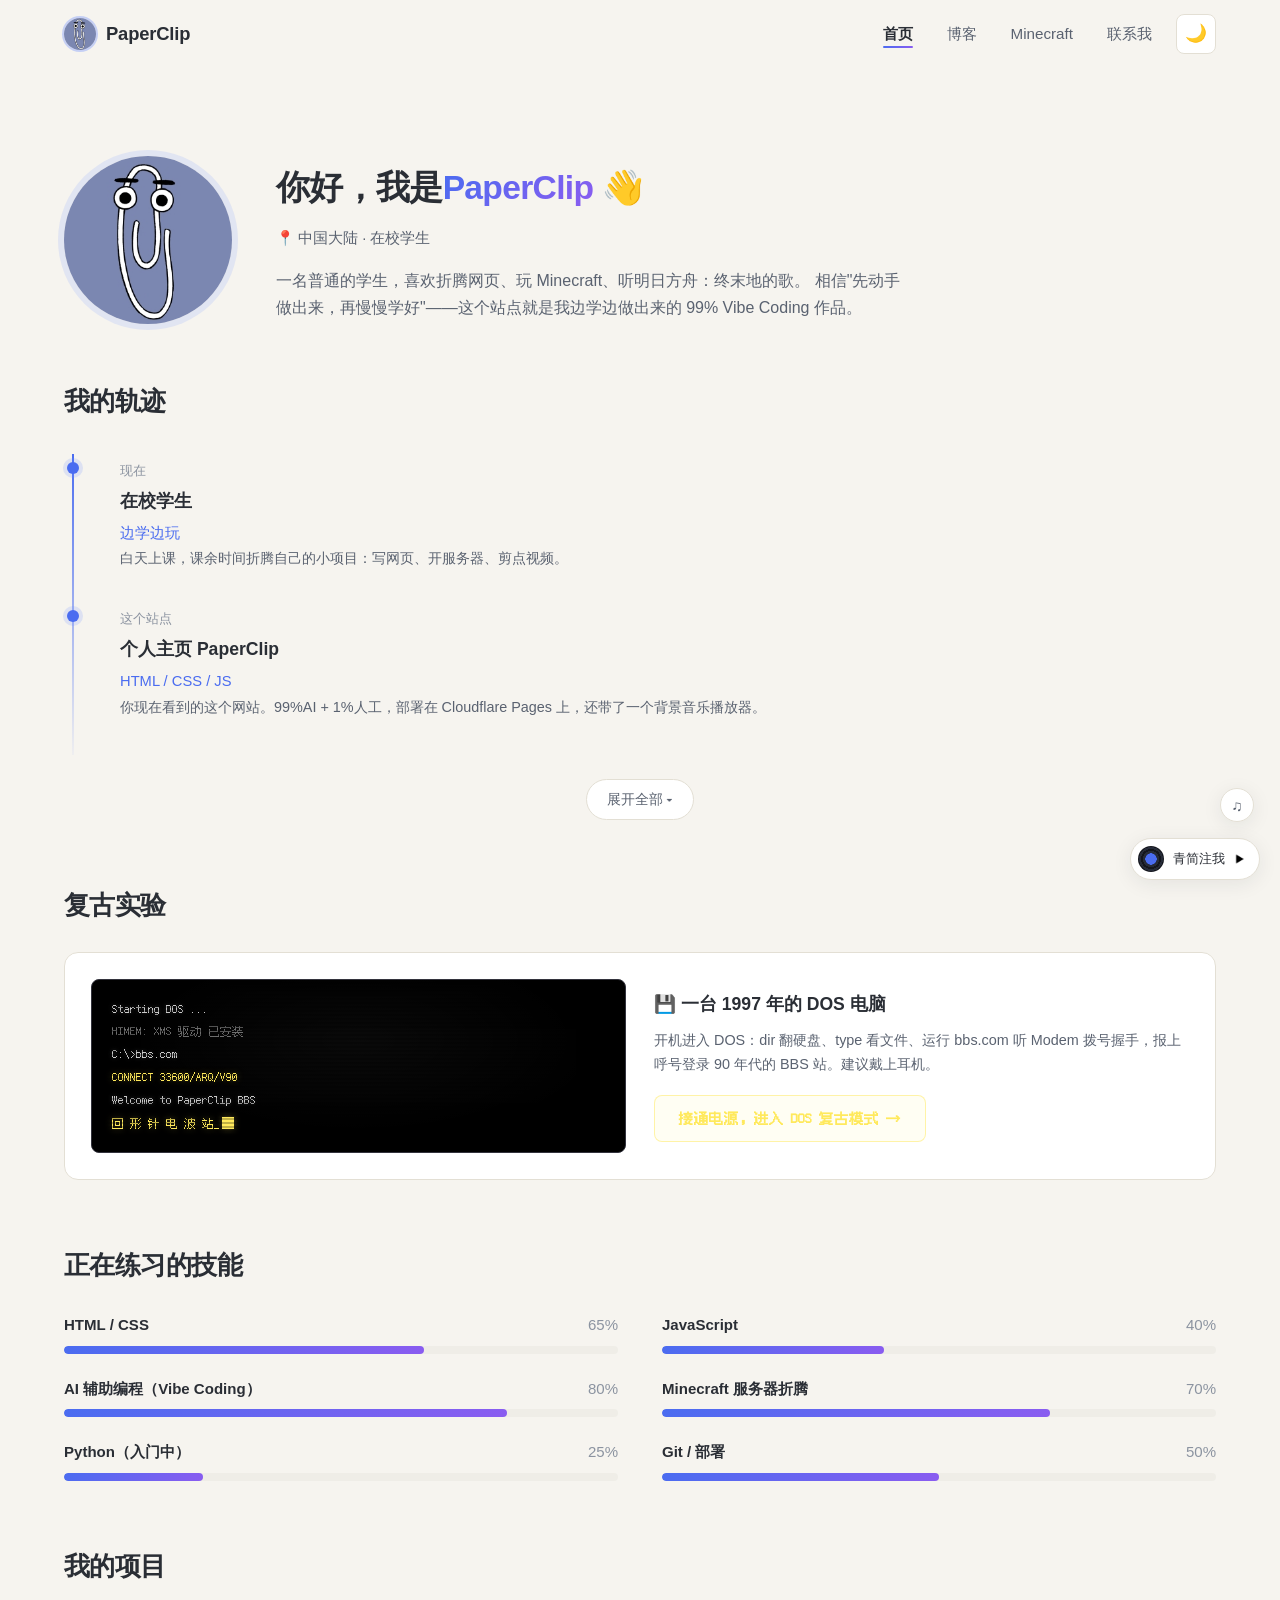
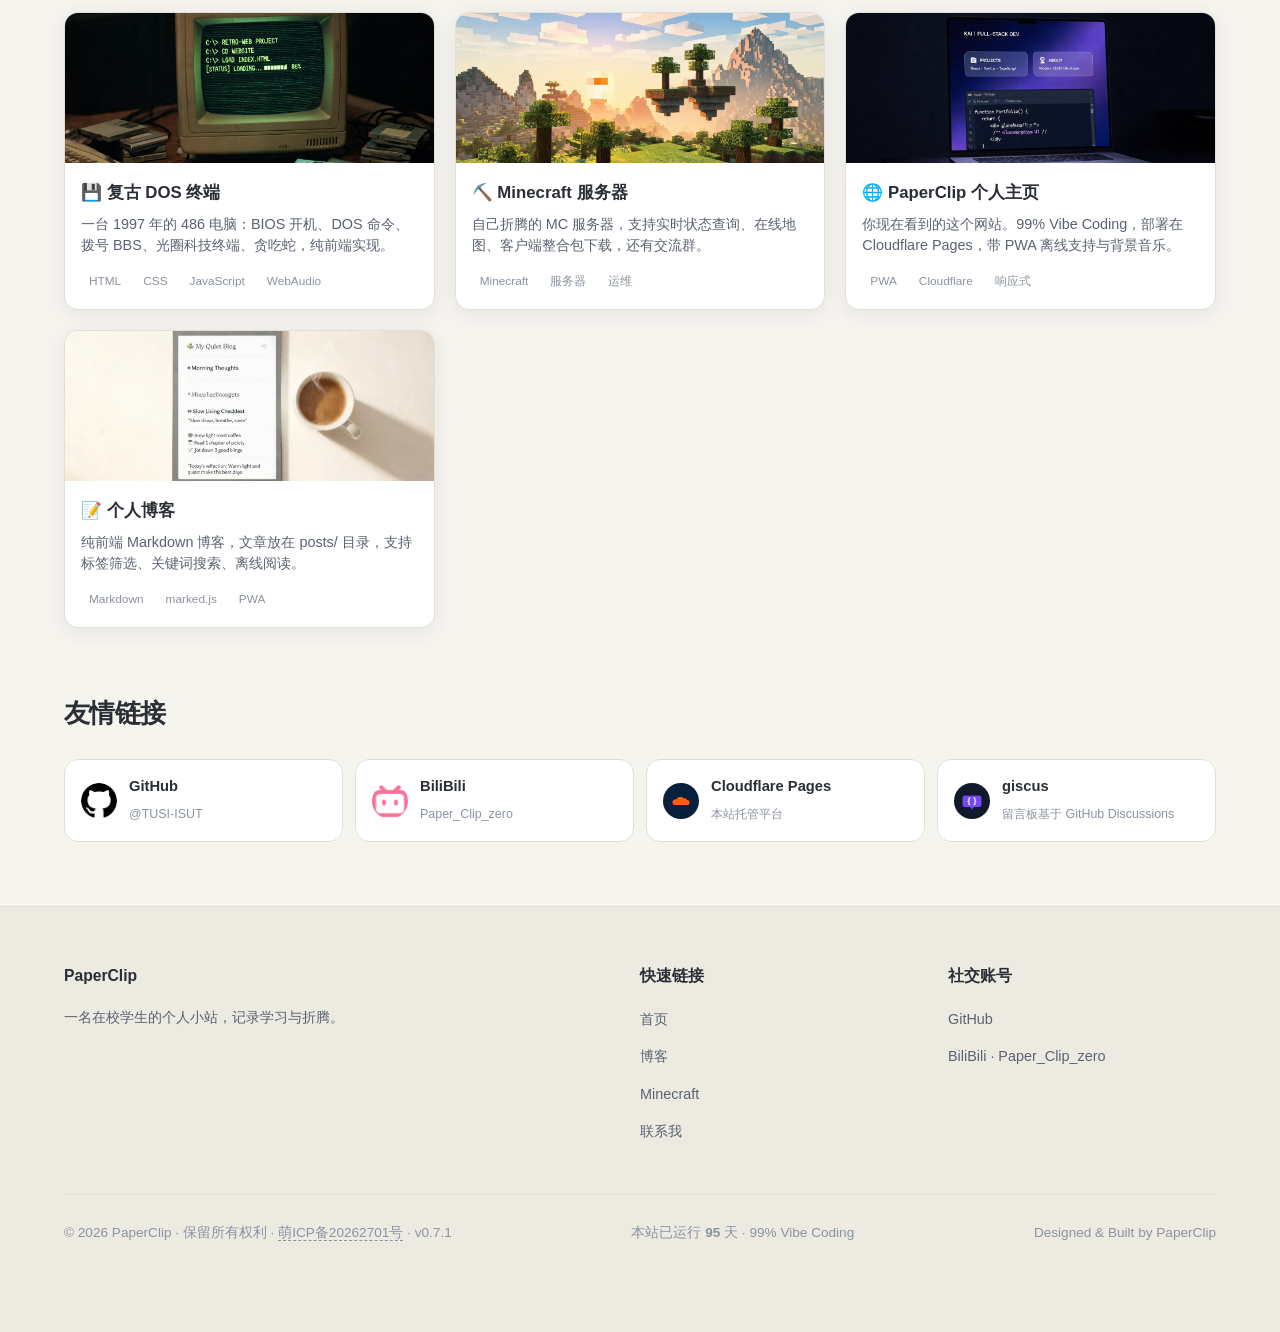
<file: index.html>
<!DOCTYPE html>
<html lang="zh-CN" class="no-js">
<head>
  <meta charset="UTF-8" />
  <!-- 响应式必备：视口宽度 = 设备宽度，初始缩放 1 -->
  <meta name="viewport" content="width=device-width, initial-scale=1.0" />
  <meta name="description" content="PaperClip · 一名在校学生的个人主页" />
  <!-- Open Graph 分享卡片：链接在微信/QQ/Discord 等平台分享时显示标题+描述+缩略图 -->
  <meta property="og:type" content="website" />
  <meta property="og:site_name" content="PaperClip" />
  <meta property="og:title" content="PaperClip | 首页" />
  <meta property="og:description" content="一名在校学生的个人主页：折腾网页、玩 Minecraft、听终末地的歌。" />
  <meta property="og:url" content="https://hell0.dpdns.org/" />
  <meta property="og:image" content="https://hell0.dpdns.org/og-image.png" />
  <meta property="og:image:width" content="1200" />
  <meta property="og:image:height" content="630" />
  <meta name="twitter:card" content="summary" />
  <link rel="canonical" href="https://hell0.dpdns.org/" />
  <title>PaperClip | 首页</title>
  <!-- 网站图标：浏览器标签页显示 -->
  <link rel="icon" type="image/png" href="favicon.png" />
  <link rel="manifest" href="manifest.json" />
  <meta name="theme-color" media="(prefers-color-scheme: dark)" content="#0d1017" />
  <meta name="theme-color" media="(prefers-color-scheme: light)" content="#f6f4ef" />
  <!-- 主题与过渡预载脚本：全部在首帧渲染前执行，避免闪色/闪烁 -->
  <script>
    (function () {
      /* 1. 主题预载：优先用户手动选择，否则跟随系统深浅色 */
      var saved = null;
      try { saved = localStorage.getItem("theme"); } catch (e) {}
      var theme = (saved === "light" || saved === "dark")
        ? saved
        : (window.matchMedia && window.matchMedia("(prefers-color-scheme: light)").matches ? "light" : "dark");
      if (theme === "light") document.documentElement.classList.add("light");

      /* 2. 过渡预载：不支持原生跨文档过渡的浏览器，且由站内跳转而来时，
         在首帧前挂上入场类（配合 style.css 的 page-entering 规则），无入场闪烁 */
      var nativeVT = ("onpageswap" in document) || ("onpagereveal" in document);
      var fromSite = null;
      try { fromSite = sessionStorage.getItem("pt"); } catch (e) {}
      if (!nativeVT && fromSite === "1") {
        document.documentElement.classList.add("page-entering");
      }

      /* 3. 尽早创建进度条 DOM（挂在 html 根节点），保证首次点击即可显示 */
      document.addEventListener("DOMContentLoaded", function () {
        if (!document.getElementById("nprogress-bar")) {
          var bar = document.createElement("div");
          bar.id = "nprogress-bar";
          bar.setAttribute("aria-hidden", "true");
          document.documentElement.appendChild(bar);
        }
      });
    })();
  </script>
  <link rel="stylesheet" href="libs/aos.css" />
  <link rel="stylesheet" href="style.css" />
  <!-- Cloudflare Web Analytics -->
  <script type='module' src='https://static.cloudflareinsights.com/beacon.min.js' data-cf-beacon='{"token": "87773c85bb1343d493895be5a89c1f40"}'></script>
  <!-- End Cloudflare Web Analytics -->
</head>
<body>

  <!-- ==================== 顶部导航栏（全部页面共用结构） ==================== -->
  <header class="site-header">
    <nav class="nav container">
      <!-- Logo：头像缩略图 + 名字 -->
      <a href="index.html" class="nav-logo">
        <img class="logo-dot" src="00.jpg" alt="PaperClip的头像" />PaperClip
      </a>

      <!-- 右侧功能区：导航链接 + 主题切换 + 汉堡按钮 -->
      <div class="nav-right">
        <!-- 导航链接：当前页加 .active 高亮 -->
        <ul class="nav-links">
          <li><a class="nav-link active" href="index.html">首页</a></li>
          <li><a class="nav-link" href="blog.html">博客</a></li>
          <li><a class="nav-link" href="minecraft.html">Minecraft</a></li>
          <li><a class="nav-link" href="contact.html">联系我</a></li>
        </ul>

        <!-- 深浅色模式切换按钮（图标由 main.js 根据当前主题更新） -->
        <button class="theme-toggle" id="theme-toggle" aria-label="切换深浅色模式" title="切换深浅色模式">🌞</button>

        <!-- 汉堡按钮：仅手机端显示，控制下方菜单展开/收起 -->
        <button class="nav-toggle" aria-label="切换导航菜单">
          <span></span><span></span><span></span>
        </button>
      </div>
    </nav>
  </header>

  <!-- ==================== 主体内容（#swup 为 Swup 页面切换容器） ==================== -->
  <main id="swup" class="transition-fade">

    <!-- ---------- 顶部简介：左圆形头像 + 右文字 ---------- -->
    <section class="container">
      <div class="about-hero">
        <!-- 头像：使用本地图片（可替换为其它图片） -->
        <img class="avatar" src="00.jpg" alt="PaperClip的个人头像" />

        <div>
          <h1>你好，我是<span class="text-gradient">PaperClip</span> 👋</h1>
          <!-- 居住地 / 年限 -->
          <span class="location">📍 中国大陆 · 在校学生</span>
          <p class="bio">
            一名普通的学生，喜欢折腾网页、玩 Minecraft、听明日方舟：终末地的歌。
            相信"先动手做出来，再慢慢学好"——这个站点就是我边学边做出来的 99% Vibe Coding 作品。
          </p>
        </div>
      </div>
    </section>

    <!-- ---------- 我的轨迹 ---------- -->
    <section class="container" style="padding-bottom: 64px;">
      <h2 class="section-title">我的轨迹</h2>
      <div class="timeline">

        <div class="tl-item">
          <span class="period">现在</span>
          <h3>在校学生</h3>
          <span class="role">边学边玩</span>
          <p>白天上课，课余时间折腾自己的小项目：写网页、开服务器、剪点视频。</p>
        </div>

        <div class="tl-item">
          <span class="period">这个站点</span>
          <h3>个人主页 PaperClip</h3>
          <span class="role">HTML / CSS / JS</span>
          <p>你现在看到的这个网站。99%AI + 1%人工，部署在 Cloudflare Pages 上，还带了一个背景音乐播放器。</p>
        </div>

        <div class="tl-item">
          <span class="period">兴趣</span>
          <h3>Minecraft</h3>
          <span class="role">玩家 / 服主</span>
          <p>从挖矿盖房到研究服务器，Minecraft 页面里有我常玩的服务器状态。</p>
        </div>

        <div class="tl-item">
          <span class="period">兴趣</span>
          <h3>明日方舟：终末地</h3>
          <span class="role">玩家</span>
          <p>喜欢终末地的音乐，所以把原声集放进了这个站点的背景音乐里。</p>
        </div>

        <div class="tl-item">
          <span class="period">持续</span>
          <h3>正在学的</h3>
          <span class="role">JavaScript · Python</span>
          <p>目标是有一天能不看教程独立写出想要的东西，把 Vibe Coding 的比例从 99% 降下来一点。</p>
        </div>

        <div class="tl-item">
          <span class="period">未完待续</span>
          <h3>what are you waiting for?</h3>
          <span class="role"></span>
          <p>Is nothing here. —— 下一站，等我把它们做出来。</p>
        </div>
      </div>

      <!-- 折叠开关：默认只显示前两条，点击展开/收起（逻辑见 main.js） -->
      <div class="tl-actions">
        <button type="button" class="tl-toggle" aria-expanded="false">展开全部 ▾</button>
      </div>
    </section>

    <!-- ---------- 复古模式：拨号 BBS 终端 ---------- -->
    <section class="container" style="padding-bottom: 64px;">
      <h2 class="section-title">复古实验</h2>
      <div class="bbs-card" data-aos="fade-up">
        <div class="bbs-preview" aria-hidden="true">
          <p>Starting DOS ...</p>
          <p class="dim">HIMEM: XMS 驱动 已安装</p>
          <p>C:\&gt;bbs.com</p>
          <p class="connect">CONNECT 33600/ARQ/V90</p>
          <p>Welcome to PaperClip BBS</p>
          <p class="connect">回 形 针 电 波 站_</p>
        </div>
        <div class="bbs-info">
          <h3>💾 一台 1997 年的 DOS 电脑</h3>
          <p>
            开机进入 DOS：dir 翻硬盘、type 看文件、运行 bbs.com 听
            Modem 拨号握手，报上呼号登录 90 年代的 BBS 站。建议戴上耳机。
          </p>
          <a class="bbs-btn" href="bbs.html" data-no-swup>接通电源，进入 DOS 复古模式 →</a>
        </div>
      </div>
    </section>

    <!-- ---------- 技能进度条 ---------- -->
    <section class="container" style="padding-bottom: 64px;">
      <h2 class="section-title">正在练习的技能</h2>
      <!-- data-width 为目标熟练度，进入视口时由 JS 播放生长动画 -->
      <div class="skills-grid">

        <div class="skill" data-aos="fade-up">
          <div class="skill-head"><b>HTML / CSS</b><span>65%</span></div>
          <div class="bar"><div class="bar-fill" data-width="65%"></div></div>
        </div>

        <div class="skill" data-aos="fade-up">
          <div class="skill-head"><b>JavaScript</b><span>40%</span></div>
          <div class="bar"><div class="bar-fill" data-width="40%"></div></div>
        </div>

        <div class="skill" data-aos="fade-up">
          <div class="skill-head"><b>AI 辅助编程（Vibe Coding）</b><span>80%</span></div>
          <div class="bar"><div class="bar-fill" data-width="80%"></div></div>
        </div>

        <div class="skill" data-aos="fade-up">
          <div class="skill-head"><b>Minecraft 服务器折腾</b><span>70%</span></div>
          <div class="bar"><div class="bar-fill" data-width="70%"></div></div>
        </div>

        <div class="skill" data-aos="fade-up">
          <div class="skill-head"><b>Python（入门中）</b><span>25%</span></div>
          <div class="bar"><div class="bar-fill" data-width="25%"></div></div>
        </div>

        <div class="skill" data-aos="fade-up">
          <div class="skill-head"><b>Git / 部署</b><span>50%</span></div>
          <div class="bar"><div class="bar-fill" data-width="50%"></div></div>
        </div>
      </div>
    </section>

    <!-- ---------- 我的项目 ---------- -->
    <section class="container" style="padding-bottom: 64px;">
      <h2 class="section-title">我的项目</h2>
      <div class="projects-grid">

        <a class="project-card" href="bbs.html" data-no-swup data-aos="fade-up">
          <img class="project-thumb" src="thumb-dos.jpg" alt="复古 DOS 终端" loading="lazy" />
          <div class="project-body">
            <h3>💾 复古 DOS 终端</h3>
            <p>一台 1997 年的 486 电脑：BIOS 开机、DOS 命令、拨号 BBS、光圈科技终端、贪吃蛇，纯前端实现。</p>
            <div class="project-tags">
              <span class="project-tag">HTML</span>
              <span class="project-tag">CSS</span>
              <span class="project-tag">JavaScript</span>
              <span class="project-tag">WebAudio</span>
            </div>
          </div>
        </a>

        <a class="project-card" href="minecraft.html" data-aos="fade-up">
          <img class="project-thumb" src="thumb-mc.jpg" alt="Minecraft 服务器" loading="lazy" />
          <div class="project-body">
            <h3>⛏️ Minecraft 服务器</h3>
            <p>自己折腾的 MC 服务器，支持实时状态查询、在线地图、客户端整合包下载，还有交流群。</p>
            <div class="project-tags">
              <span class="project-tag">Minecraft</span>
              <span class="project-tag">服务器</span>
              <span class="project-tag">运维</span>
            </div>
          </div>
        </a>

        <div class="project-card" data-aos="fade-up">
          <img class="project-thumb" src="thumb-web.jpg" alt="个人主页" loading="lazy" />
          <div class="project-body">
            <h3>🌐 PaperClip 个人主页</h3>
            <p>你现在看到的这个网站。99% Vibe Coding，部署在 Cloudflare Pages，带 PWA 离线支持与背景音乐。</p>
            <div class="project-tags">
              <span class="project-tag">PWA</span>
              <span class="project-tag">Cloudflare</span>
              <span class="project-tag">响应式</span>
            </div>
          </div>
        </div>

        <a class="project-card" href="blog.html" data-aos="fade-up">
          <img class="project-thumb" src="thumb-blog.jpg" alt="博客" loading="lazy" />
          <div class="project-body">
            <h3>📝 个人博客</h3>
            <p>纯前端 Markdown 博客，文章放在 posts/ 目录，支持标签筛选、关键词搜索、离线阅读。</p>
            <div class="project-tags">
              <span class="project-tag">Markdown</span>
              <span class="project-tag">marked.js</span>
              <span class="project-tag">PWA</span>
            </div>
          </div>
        </a>

      </div>
    </section>

    <!-- ---------- 友情链接 ---------- -->
    <section class="container" style="padding-bottom: 64px;">
      <h2 class="section-title">友情链接</h2>
      <div class="friends-grid">

        <a class="friend-link" href="https://github.com/TUSI-ISUT" target="_blank" rel="noopener" data-aos="fade-up">
          <img class="friend-avatar" src="github.webp" alt="GitHub" loading="lazy" />
          <div class="friend-info">
            <b>GitHub</b>
            <span>@TUSI-ISUT</span>
          </div>
        </a>

        <a class="friend-link" href="https://space.bilibili.com/3546855067617665" target="_blank" rel="noopener" data-aos="fade-up">
          <img class="friend-avatar" src="bilibili.webp" alt="BiliBili" loading="lazy" />
          <div class="friend-info">
            <b>BiliBili</b>
            <span>Paper_Clip_zero</span>
          </div>
        </a>

        <a class="friend-link" href="https://cloudflare.com" target="_blank" rel="noopener" data-aos="fade-up">
          <img class="friend-avatar" src="thumb-cloudflare.jpg" alt="Cloudflare Pages" loading="lazy" />
          <div class="friend-info">
            <b>Cloudflare Pages</b>
            <span>本站托管平台</span>
          </div>
        </a>

        <a class="friend-link" href="https://giscus.app/zh-CN" target="_blank" rel="noopener" data-aos="fade-up">
          <img class="friend-avatar" src="thumb-giscus.jpg" alt="giscus" loading="lazy" />
          <div class="friend-info">
            <b>giscus</b>
            <span>留言板基于 GitHub Discussions</span>
          </div>
        </a>

      </div>
    </section>
  </main>

  <!-- ==================== 底部页脚（全部页面共用结构） ==================== -->
  <footer class="site-footer">
    <div class="container">
      <div class="footer-grid">
        <div>
          <h4>PaperClip</h4>
          <p>一名在校学生的个人小站，记录学习与折腾。</p>
        </div>

        <!-- 中：快速链接 -->
        <div>
          <h4>快速链接</h4>
          <ul class="footer-links">
            <li><a href="index.html">首页</a></li>
            <li><a href="blog.html">博客</a></li>
            <li><a href="minecraft.html">Minecraft</a></li>
            <li><a href="contact.html">联系我</a></li>
          </ul>
        </div>

        <!-- 右：社交账号 -->
        <div>
          <h4>社交账号</h4>
          <ul class="footer-links">
            <li><a href="https://github.com/TUSI-ISUT" target="_blank" rel="noopener">GitHub</a></li>
            <li><a href="https://space.bilibili.com/3546855067617665" title="BiliBili：Paper_Clip_zero">BiliBili · Paper_Clip_zero</a></li>
          </ul>
        </div>
      </div>

      <!-- 版权行：年份由 main.js 自动更新 -->
      <div class="footer-bottom">
        <p>© <span id="footer-year">2026</span> PaperClip · 保留所有权利 · <a href="https://icp.gov.moe/?keyword=20262701" target="_blank" rel="noopener">萌ICP备20262701号</a> · <span class="site-version"></span></p>
        <p>本站已运行 <b class="run-days">0</b> 天 · 99% Vibe Coding</p>
        <p>Designed &amp; Built by PaperClip</p>
      </div>
    </div>
  </footer>

  <!-- 动画与页面切换库（本地文件，加载失败时 main.js 各模块自动降级） -->
  <script src="libs/swup.min.js"></script>
  <script src="libs/gsap.min.js"></script>
  <script src="libs/ScrollTrigger.min.js"></script>
  <script src="libs/lenis.min.js"></script>
  <script src="libs/aos.js"></script>
  <!-- 全局交互脚本 -->
  <script src="main.js"></script>
</body>
</html>
</file>
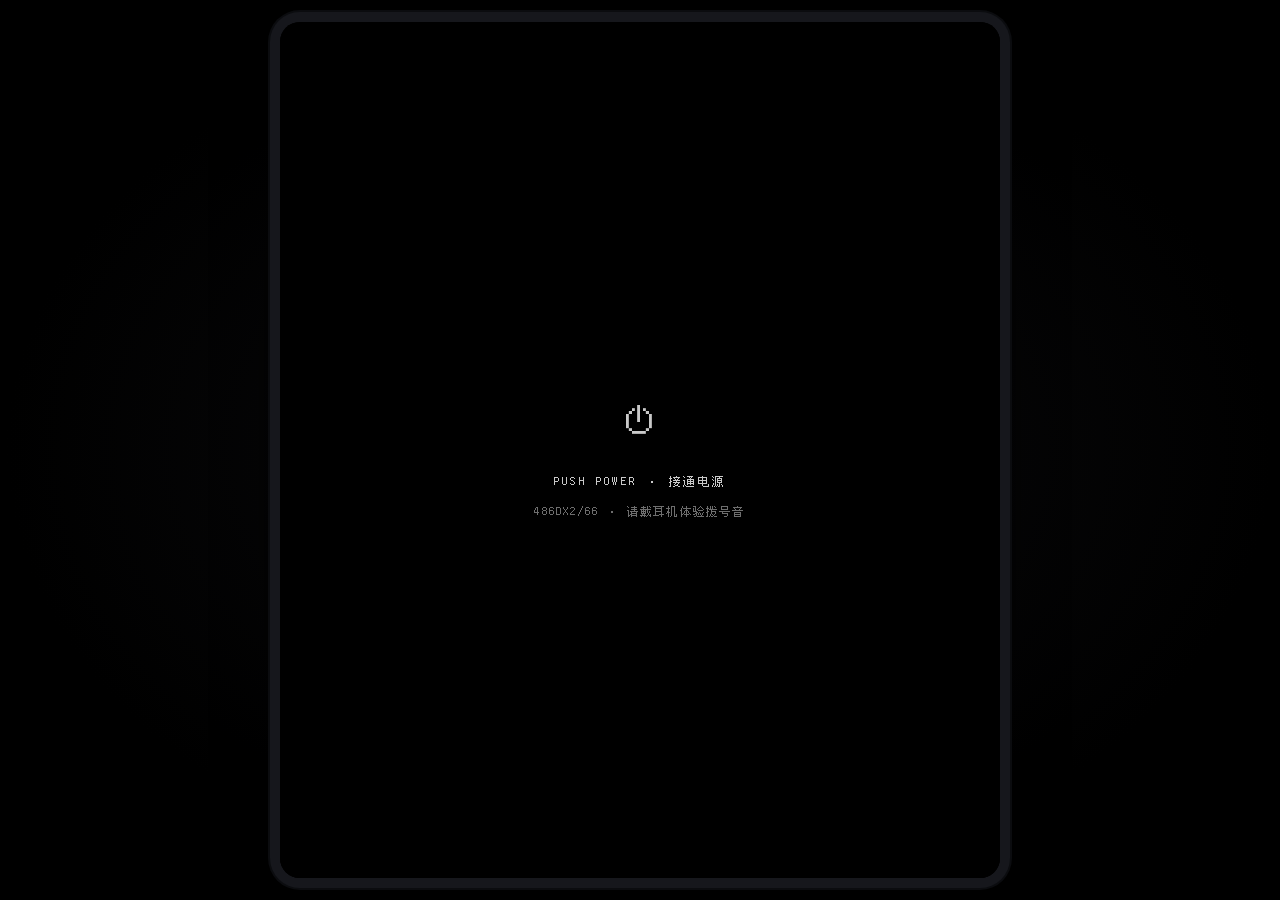
<file: bbs.html>
<!DOCTYPE html>
<html lang="zh-CN">
<head>
  <meta charset="UTF-8" />
  <meta name="viewport" content="width=device-width, initial-scale=1.0" />
  <meta name="description" content="PaperClip BBS · 拨号上站的复古终端模拟器" />
  <meta name="theme-color" content="#050607" />
  <link rel="icon" type="image/jpeg" href="00.jpg" />
  <title>PaperClip BBS · 复古模式</title>
  <style>
    /* ---------- 复古像素字体：Fusion Pixel（OFL 开源，本地 fonts/ 目录）
       12px 网格点阵字库，含 latin 与简体中文字形；字号取 12 的整数倍
       （24px / 12px）保证像素锐利不失真 ---------- */
    @font-face {
      font-family: "Fusion Pixel";
      src: url("fonts/fusion-pixel-12px-monospaced-latin.ttf.woff2") format("woff2");
      font-display: swap;
      unicode-range: U+0000-00FF, U+2000-206F, U+2190-21FF, U+2500-257F, U+2580-259F, U+25A0-25FF;
    }
    @font-face {
      font-family: "Fusion Pixel";
      src: url("fonts/fusion-pixel-12px-monospaced-zh_hans.ttf.woff2") format("woff2");
      font-display: swap;
    }

    /* ---------- DOS 终端：纯黑屏幕 + 浅灰文字 + ANSI 亮色 ---------- */
    :root {
      --fg: #c9c9c9;            /* DOS 默认浅灰文字 */
      --fg-dim: #6e6e6e;        /* 暗灰 */
      --yellow: #ffe95c;        /* ANSI 亮黄（强调） */
      --cyan: #5ce0e0;          /* ANSI 亮青 */
      --err: #ff5555;           /* ANSI 亮红 */
      --bg: #000000;
      --dos-blue: #0000a8;      /* DOS 状态栏蓝 */
    }

    * { margin: 0; padding: 0; box-sizing: border-box; }

    html, body { height: 100%; }

    body {
      background:
        radial-gradient(ellipse at center, #0b0b0d 0%, var(--bg) 70%),
        var(--bg);
      color: var(--fg);
      font-family: "Fusion Pixel", "Consolas", "Courier New", monospace;
      overflow: hidden;
      padding: 22px;         /* 留出 CRT 显示器外壳边框 */
    }

    /* ---------- 屏幕外壳：曲面圆角 + 显示器边框 + 玻璃内阴影 ---------- */
    #crt {
      position: relative;
      height: 100%;
      max-width: 720px;
      margin: 0 auto;
      padding: 22px 26px 26px;
      overflow: hidden;
      font-size: 12px;       /* 点阵字体原生尺寸：12px（中文站名除外） */
      border-radius: 20px;
      background: radial-gradient(ellipse at 50% 35%, rgba(255, 255, 255, 0.03), transparent 65%);
      /* 显示器塑料边框圈 + 玻璃曲面内阴影 */
      box-shadow:
        0 0 0 10px #16171c,
        0 0 0 12px #0b0c0f,
        0 22px 60px rgba(0, 0, 0, 0.85),
        inset 0 0 120px rgba(0, 0, 0, 0.9);
      cursor: text;
      display: flex;
      flex-direction: column;
    }

    /* ---------- CRT 玻璃层效果（自下而上：滚纹 → 反光 → 噪点 → 扫描线 → 暗角） ---------- */

    /* 滚动干扰纹：一条淡亮带缓缓从上往下扫过 */
    #band {
      position: absolute;
      left: 0;
      right: 0;
      top: -30%;
      height: 140px;
      z-index: 4;
      pointer-events: none;
      background: linear-gradient(
        to bottom,
        transparent,
        rgba(255, 255, 255, 0.05) 45%,
        rgba(255, 255, 255, 0.02) 60%,
        transparent
      );
      animation: band-roll 8.5s linear infinite;
    }

    @keyframes band-roll {
      from { top: -25%; }
      to   { top: 115%; }
    }

    /* 玻璃反光：左上一团柔光 + 一道斜向高光 */
    #glare {
      position: absolute;
      inset: 0;
      z-index: 4;
      pointer-events: none;
      background:
        radial-gradient(ellipse 55% 40% at 20% 6%, rgba(255, 255, 255, 0.075), transparent 60%),
        linear-gradient(115deg, transparent 40%, rgba(255, 255, 255, 0.03) 46%, transparent 55%);
    }

    /* 动态噪点：细颗粒雪花了 */
    #noise {
      position: absolute;
      inset: 0;
      z-index: 4;
      pointer-events: none;
      opacity: 0.05;
      background: url("data:image/svg+xml;utf8,<svg xmlns='http://www.w3.org/2000/svg' width='140' height='140'><filter id='n'><feTurbulence type='fractalNoise' baseFrequency='0.85' numOctaves='2'/><feColorMatrix type='saturate' values='0'/></filter><rect width='140' height='140' filter='url(%23n)'/></svg>");
      animation: noise-jitter 0.45s steps(4) infinite;
    }

    @keyframes noise-jitter {
      0%   { background-position: 0 0; }
      25%  { background-position: -34px 22px; }
      50%  { background-position: 22px -30px; }
      75%  { background-position: -18px -14px; }
      100% { background-position: 0 0; }
    }

    /* 扫描线 */
    #crt::after {
      content: "";
      position: absolute;
      inset: 0;
      pointer-events: none;
      background: repeating-linear-gradient(
        to bottom,
        rgba(0, 0, 0, 0) 0 2px,
        rgba(0, 0, 0, 0.22) 2px 4px
      );
      z-index: 5;
    }

    /* 屏幕暗角 */
    #crt::before {
      content: "";
      position: absolute;
      inset: 0;
      pointer-events: none;
      z-index: 6;
      background: radial-gradient(ellipse at center, transparent 55%, rgba(0, 0, 0, 0.55) 100%);
    }

    /* 轻微闪烁（呼吸式亮度波动） */
    #screen {
      flex: 1;
      overflow-y: auto;
      overflow-x: hidden;
      font-size: inherit;    /* 跟随 #crt 的 12px 点阵尺寸 */
      line-height: 1.7;
      /* 文字发光 + 轻微 RGB 色差（红/青错边），模拟荧光粉成像 */
      text-shadow:
        1px 0 0 rgba(255, 70, 70, 0.24),
        -1px 0 0 rgba(60, 220, 255, 0.24),
        0 0 4px rgba(230, 230, 230, 0.2);
      animation: flicker 4.2s infinite;
      overscroll-behavior: contain;
      scrollbar-width: thin;
      scrollbar-color: var(--fg-dim) transparent;
    }

    @keyframes flicker {
      0%, 100% { opacity: 1; }
      92%      { opacity: 1; }
      93%      { opacity: 0.86; }
      94%      { opacity: 1; }
      97%      { opacity: 0.93; }
      98%      { opacity: 1; }
    }

    #screen p { white-space: pre-wrap; word-break: break-all; min-height: 1.5em; }

    /* 磷光余晖：新打印的文字从高亮渐隐到正常亮度，模拟 CRT 荧光粉余辉 */
    #screen p.afterglow {
      animation: phosphor-decay 0.55s ease-out;
    }
    @keyframes phosphor-decay {
      0%   { filter: brightness(1.8) saturate(1.3); }
      40%  { filter: brightness(1.3) saturate(1.1); }
      100% { filter: brightness(1) saturate(1); }
    }

    /* 屏幕曲率：轻微桶形畸变 + 中心放大，模拟 CRT 球面玻璃 */
    #screen {
      transform: perspective(1400px) scale(1.012);
      transform-origin: center;
    }
    #screen a { color: var(--amber); text-decoration: underline; }

    .dim  { color: var(--fg-dim); text-shadow: none; }
    .amb  { color: var(--yellow); text-shadow: 0 0 6px rgba(255, 233, 92, 0.3); }
    .err  { color: var(--err); text-shadow: 0 0 6px rgba(255, 85, 85, 0.3); }
    .wht  { color: #ffffff; text-shadow: 0 0 4px rgba(255, 255, 255, 0.25); }
    .cyn  { color: var(--cyan); text-shadow: 0 0 6px rgba(92, 224, 224, 0.28); }

    /* ASCII 横幅：全角块状字符点阵，12px 原生尺寸保证像素锐利且等宽对齐 */
    #screen p.art {
      font-size: 12px;
      line-height: 1.2;
      letter-spacing: 0;
      white-space: pre;
      overflow-x: auto;
    }

    /* Braille 点阵横幅（PORTAL.EXE 的光圈 logo）：字符多、行宽大。
       10px 是 720px 外壳内不横向滚动的上限（最长行 65 字符）；
       全屏模式下内容宽度更大，可以再放大一档 */
    #screen p.art.art-small {
      font-size: 10px;
      line-height: 1.15;
    }

    #crt.aperture #screen p.art.art-small {
      font-size: 12.5px;
    }

    /* ---------- 全屏文字布局：整列靠左 + 2× 像素字号 ----------
       全屏时不让文字拉满整个屏幕：限制 840px 列宽并贴屏幕左侧，
       报表、点线、名册的最长行都不会折行；
       16px 兼顾大屏可读性与点阵锐度 */
    #crt.aperture #screen,
    #crt.aperture #input-row {
      width: 100%;
      max-width: 840px;
      margin-left: 48px;
      margin-right: auto;
      font-size: 16px;
    }

    #crt.aperture .cn { font-size: 24px; }

    /* 全屏下 logo 也跟着列宽放大一档（盲文点阵为平滑缩放） */
    #crt.aperture #screen p.art.art-small { font-size: 12px; line-height: 1; }

    /* ---------- 输入行：提示符 + 透明 input + 块状光标 ---------- */
    #input-row {
      display: none;
      align-items: baseline;
      gap: 0;
      padding: 4px 0 0;
      flex-shrink: 0;
    }

    #input-row.on { display: flex; }

    #prompt { white-space: pre; }

    /* 输入区：真实 input 透明叠加，镜像层负责显示文字与块状光标 */
    #input-wrap {
      position: relative;
      flex: 1;
      min-width: 80px;
      overflow: hidden;
    }

    #mirror {
      display: block;
      min-height: 1.5em;
      white-space: pre;
    }

    #mirror-inner {
      display: inline-block;
      white-space: pre;
    }

    /* 块状光标：跟随真实插入点，输入时自动重置闪烁 */
    #mirror .m-cur {
      display: inline-block;
      width: 0.62em;
      height: 1.1em;
      margin-right: 1px;
      background: var(--fg);
      box-shadow: 0 0 6px rgba(255, 255, 255, 0.35);
      animation: blink 1.06s steps(1) infinite;
      vertical-align: text-bottom;
    }

    /* 选中文字反色显示（选区功能） */
    #mirror .m-sel {
      background: var(--fg);
      color: #000;
      text-shadow: none;
    }

    #kb {
      position: absolute;
      inset: 0;
      width: 100%;
      height: 100%;
      background: transparent;
      border: none;
      outline: none;
      color: transparent;
      caret-color: transparent; /* 原生竖线隐藏，由镜像光标替代 */
      font: inherit;
      text-shadow: none;
    }

    /* 中文站名：大字号宽字距排印 */
    .cn {
      font-size: 24px;
      font-weight: 700;
      letter-spacing: 0.45em;
      color: var(--yellow);
      text-shadow: 0 0 8px rgba(255, 233, 92, 0.35);
    }

    @keyframes blink { 50% { opacity: 0; } }

    /* ---------- 开机覆盖层：需要一次点击来解锁音频 ---------- */
    #power {
      position: absolute;
      inset: 0;
      z-index: 20;
      display: flex;
      flex-direction: column;
      align-items: center;
      justify-content: center;
      gap: 18px;
      background: var(--bg);
      cursor: pointer;
      text-align: center;
      padding: 24px;
    }

    #power .pwr-icon {
      width: 74px;
      height: 74px;
      border: 2px solid var(--phos-dim);
      border-radius: 50%;
      display: grid;
      place-items: center;
      font-size: 34px;
      color: var(--phos-dim);
      transition: all 0.3s ease;
      box-shadow: 0 0 0 0 rgba(61, 255, 124, 0);
    }

    #power:hover .pwr-icon {
      color: var(--fg);
      border-color: var(--fg);
      box-shadow: 0 0 26px rgba(255, 255, 255, 0.25);
    }

    #power .pwr-txt { font-size: 12px; letter-spacing: 0.2em; }
    #power .pwr-sub { font-size: 12px; color: var(--fg-dim); letter-spacing: 0.1em; }

    /* 开机瞬间的电子束闪光 */
    #crt.booting #screen { animation: beam-on 0.55s ease-out, flicker 4.2s 0.55s infinite; }

    /* 关机：亮度骤增 → 电子束收缩成一条亮线 → 熄灭成一个点 */
    #crt.off {
      pointer-events: none;
      animation: beam-off 0.6s ease-in forwards;
    }

    @keyframes beam-off {
      0%   { filter: brightness(1);   transform: scaleY(1);      opacity: 1; }
      35%  { filter: brightness(2.2); transform: scaleY(1);      opacity: 1; }
      75%  { filter: brightness(5);   transform: scaleY(0.012);  opacity: 1; }
      92%  { filter: brightness(8);   transform: scaleY(0.004) scaleX(0.55); opacity: 1; }
      100% { filter: brightness(9);   transform: scaleY(0.002) scaleX(0.3);  opacity: 0; }
    }

    @keyframes beam-on {
      0%   { opacity: 0; transform: scaleY(0.005); filter: brightness(8); }
      12%  { opacity: 1; transform: scaleY(0.005); filter: brightness(8); }
      30%  { transform: scaleY(0.6); filter: brightness(5); }
      45%  { transform: scaleY(1); filter: brightness(3.5); }
      60%  { filter: brightness(1.8); }
      100% { transform: scaleY(1); filter: brightness(1); }
    }

    /* 开机过曝闪白：CRT 通电瞬间的亮度浪涌 */
    #crt.booting::before {
      animation: power-flash 0.8s ease-out;
    }
    @keyframes power-flash {
      0%   { background: radial-gradient(ellipse at center, rgba(255,255,255,0.6), transparent 70%); }
      30%  { background: radial-gradient(ellipse at center, rgba(255,255,255,0.15), transparent 60%); }
      100% { background: radial-gradient(ellipse at center, transparent 55%, rgba(0,0,0,0.55) 100%); }
    }

    /* ---------- DOS 蓝色状态栏 ---------- */
    #statusbar {
      flex-shrink: 0;
      display: none;
      align-items: center;
      gap: 16px;
      padding: 3px 10px;
      margin-top: 6px;
      font-size: 12px;
      letter-spacing: 0.04em;
      color: #e8e8e8;
      background: var(--dos-blue);
      user-select: none;
      white-space: nowrap;
      overflow: hidden;
    }

    #statusbar.on { display: flex; }

    #statusbar .key {
      color: var(--yellow);
      font-weight: bold;
      margin-right: 3px;
    }

    #statusbar .fill { flex: 1; }

    #statusbar .right { color: #b8b8f0; overflow: hidden; text-overflow: ellipsis; }

    /* ---------- PORTAL.EXE：光圈科技终端配色 ----------
       终端里所有文字颜色都走 --fg/--yellow/--cyan 等 CSS 变量，
       所以在 #crt 上换一套变量即可整体切换成 Portal 的蓝橙荧光；
       所有层都挂了 transition：进入时老 CRT 渐变成干净的现代面板，
       退出时再渐变回 1997 年的破屏幕 */
    #crt {
      transition: background 0.9s ease, color 0.9s ease, box-shadow 0.9s ease;
    }

    #screen {
      transition: color 0.9s ease, text-shadow 0.9s ease;
    }

    #noise, #band { transition: opacity 0.9s ease; }
    #statusbar { transition: background 0.9s ease; }
    #crt::after, #crt::before { transition: opacity 0.9s ease; }

    #crt.aperture {
      --fg: #00A3FF;            /* Portal Blue：正文主色 */
      --fg-dim: #7d8489;        /* 中性灰（Logo Dark Grey 提亮到可读） */
      --yellow: #FF6B00;        /* Portal Orange：标题与强调 */
      --cyan: #00A3FF;
      --err: #ff5533;
      --dos-blue: #333333;      /* 状态栏：Logo Dark Grey */
      background: radial-gradient(ellipse at center, #141618 0%, #060707 70%);
      color: var(--fg);         /* body 层已解析过继承色，这里必须显式重声明 */
    }

    /* 状态栏右侧文字：原配色偏紫，光圈模式里换成中性灰 */
    #crt.aperture #statusbar .right { color: #a8adb0; }

    /* 现代面板化：关噪点、关滚纹、停闪烁，扫描线与暗角淡化 */
    #crt.aperture #screen { animation: none; }
    #crt.aperture #noise, #crt.aperture #band { opacity: 0; }
    #crt.aperture::after { opacity: 0.35; }
    #crt.aperture::before { opacity: 0.45; }

    /* ---------- 光圈模式全屏：现代面板铺满视口，退出时收缩回外壳 ----------
       .aperture 挂上即展开（portal-in 动画）；退出时先挂 .portal-out 播放
       收缩动画，动画结束后再摘掉两个类，回到 720px 的 486 显示器 */
    #crt.aperture {
      position: fixed;
      inset: 10px;
      z-index: 50;
      max-width: none;
      margin: 0;
      animation: portal-in 0.7s ease;
    }

    @keyframes portal-in {
      from { transform: scale(0.93); opacity: 0.3; filter: brightness(2.2); }
      to   { transform: scale(1);    opacity: 1;   filter: brightness(1); }
    }

    #crt.portal-out { animation: portal-out 0.7s ease forwards; }

    @keyframes portal-out {
      from { transform: scale(1);    opacity: 1;   filter: brightness(1); }
      to   { transform: scale(0.93); opacity: 0.3; filter: brightness(2.2); }
    }

    #crt.aperture #screen {
      text-shadow:
        1px 0 0 rgba(0, 163, 255, 0.22),
        -1px 0 0 rgba(255, 107, 0, 0.16),
        0 0 4px rgba(255, 255, 255, 0.18);
    }

    /* ---------- COLOR 命令：磷光配色切换（绿磷/琥珀/蓝白） ----------
       与 #crt.aperture 同级：进光圈终端前会摘掉这些类，互不打架 */
    #crt.phos-green {
      --fg: #4dff7a; --fg-dim: #1f8f42; --yellow: #b8ffcf; --cyan: #7dffb0;
      --err: #ff8d66; --dos-blue: #003300; color: var(--fg);
    }
    #crt.phos-amber {
      --fg: #ffb000; --fg-dim: #9a6a00; --yellow: #ffe08a; --cyan: #ffd24d;
      --err: #ff5c5c; --dos-blue: #402800; color: var(--fg);
    }
    #crt.phos-blue {
      --fg: #7ecbff; --fg-dim: #40708f; --yellow: #ffb35c; --cyan: #7ecbff;
      --err: #ff7a5c; --dos-blue: #0d2b4f; color: var(--fg);
    }

    /* ---------- 手机端 ---------- */
    @media (max-width: 640px) {
      body { padding: 10px; }
      #crt { padding: 14px 14px 16px; border-radius: 14px; box-shadow: 0 0 0 6px #16171c, 0 0 0 8px #0b0c0f, 0 14px 40px rgba(0, 0, 0, 0.85), inset 0 0 90px rgba(0, 0, 0, 0.9); }
      #screen { font-size: 12px; }
      #screen p.art { font-size: 12px; }
      .cn { font-size: 12px; }
      #power .pwr-txt { font-size: 12px; }
      /* 光圈全屏在小屏上回到 1× 点阵字号与全宽列 */
      #crt.aperture #screen, #crt.aperture #input-row { font-size: 12px; max-width: none; }
      #crt.aperture .cn { font-size: 12px; }
      #crt.aperture #screen p.art.art-small { font-size: 8px; }
    }

    /* 用户偏好减少动态效果：关掉闪烁、滚纹与噪点动画 */
    @media (prefers-reduced-motion: reduce) {
      #screen, #mirror .m-cur { animation: none; }
      #crt.booting #screen { animation: none; }
      #band, #noise { animation: none; }
      #crt.aperture, #crt.portal-out { animation: none; }
    }
  </style>
</head>
<body>

  <div id="crt">
    <div id="band" aria-hidden="true"></div>
    <div id="glare" aria-hidden="true"></div>
    <div id="noise" aria-hidden="true"></div>

    <div id="screen" aria-live="polite"></div>

    <div id="input-row">
      <span id="prompt"></span><span id="input-wrap"><span id="mirror"><span id="mirror-inner"></span></span><input id="kb" type="text" autocomplete="off"
        autocapitalize="off" spellcheck="false" aria-label="终端输入" /></span>
    </div>

    <div id="statusbar" aria-hidden="true">
      <span><span class="key">F1</span>帮助</span>
      <span><span class="key">Esc</span>退出复古模式</span>
      <span class="fill"></span>
      <span class="right" id="sb-right">DOS v6.22</span>
    </div>

    <!-- 开机层：浏览器要求音频必须有用户手势才能播放 -->
    <div id="power" role="button" tabindex="0" aria-label="接通电源，开机">
      <div class="pwr-icon">⏻</div>
      <div class="pwr-txt">PUSH POWER · 接通电源</div>
      <div class="pwr-sub">486DX2/66 · 请戴耳机体验拨号音</div>
    </div>
  </div>

  <script>
    /* ============================================================
       PaperClip BBS —— 早期拨号 BBS 终端模拟器
       流程：开机自检 → Modem 拨号（WebAudio 合成拨号音/握手声）
             → 登录（呼号）→ 主菜单（键盘指令交互）
       全部本地运行，无任何后端；留言保存在 localStorage。
       ============================================================ */
    (function () {
      "use strict";

      var screen = document.getElementById("screen");
      var crt = document.getElementById("crt");
      var power = document.getElementById("power");
      var inputRow = document.getElementById("input-row");
      var promptEl = document.createElement("span"); // 复用节点：ask() 时填充
      var kb = document.getElementById("kb");
      var mirrorInner = document.getElementById("mirror-inner");
      var statusbar = document.getElementById("statusbar");
      var sbRight = document.getElementById("sb-right");

      /* 状态栏右侧文字：随阶段更新（DOS / 拨号中 / 在线呼号 / 已离线） */
      function sbSet(text) { if (sbRight) sbRight.textContent = text; }

      /* ---------------- 块状光标：镜像层渲染 ----------------
         真实 input 文字透明，镜像层同步显示内容，并把块状光标
         插在真实插入点（selectionStart）上：方向键移动、点击定位、
         拖选反显都能正确反映；输入时重建光标节点，打字期间常亮 */
      function syncScroll() {
        if (mirrorInner) mirrorInner.style.transform = "translateX(" + -(kb.scrollLeft || 0) + "px)";
      }

      function renderMirror() {
        if (!mirrorInner) return;
        var v = kb.value;
        if (kb.type === "password") v = new Array(v.length + 1).join("*");
        var s = kb.selectionStart == null ? v.length : kb.selectionStart;
        var e = kb.selectionEnd == null ? s : kb.selectionEnd;
        mirrorInner.textContent = "";
        if (s > 0) mirrorInner.appendChild(document.createTextNode(v.slice(0, s)));
        if (e > s) {
          var sel = document.createElement("span");
          sel.className = "m-sel";
          sel.textContent = v.slice(s, e);
          mirrorInner.appendChild(sel);
        }
        var cur = document.createElement("span");
        cur.className = "m-cur";
        mirrorInner.appendChild(cur);
        if (e < v.length) mirrorInner.appendChild(document.createTextNode(v.slice(e)));
        syncScroll();
      }

      kb.addEventListener("input", renderMirror);
      kb.addEventListener("keyup", renderMirror);
      kb.addEventListener("click", renderMirror);
      kb.addEventListener("scroll", syncScroll);
      document.addEventListener("selectionchange", function () {
        if (document.activeElement === kb) renderMirror();
      });

      var history = [];       // 输入历史（↑/↓ 翻阅）
      var histPos = -1;
      var completer = null;   // Tab 补全回调：DOS 提示符下提供（dosCompleter），BBS 阶段为 null
      var muted = false;
      var dialDone = false;   // 拨号阶段按任意键可跳过
      var skipFlag = false;   // 置位后：type() 立即补完，dialSleep() 提前唤醒
      var inDial = false;     // 是否处于动画阶段（开机/拨号，允许跳过）
      var leaving = false;    // 正在退出复古模式（Esc），屏蔽一切输入
      var bbsEnded = false;   // BBS 已挂断（区别于退出页面）

      /* ---------------- 音频：WebAudio 合成 modem 音效 ---------------- */
      var ac = null, master = null;

      function audioInit() {
        if (ac) return;
        try {
          ac = new (window.AudioContext || window.webkitAudioContext)();
          master = ac.createGain();
          master.gain.value = 0.6;
          master.connect(ac.destination);
        } catch (e) { ac = null; }
      }

      function beep(freq, dur, gain, type, when) {
        if (!ac || muted) return;
        var t = when || ac.currentTime;
        var o = ac.createOscillator();
        var g = ac.createGain();
        o.type = type || "sine";
        o.frequency.value = freq;
        g.gain.setValueAtTime(0, t);
        g.gain.linearRampToValueAtTime(gain || 0.05, t + 0.012);
        g.gain.setValueAtTime(gain || 0.05, t + dur - 0.02);
        g.gain.linearRampToValueAtTime(0, t + dur);
        o.connect(g); g.connect(master);
        o.start(t); o.stop(t + dur + 0.02);
        trackSfx(o);
      }

      /* 活跃音源登记：双击跳过拨号时，已排期但还没播完的
         拨号音/握手噪声需要立刻停掉，不能让画面和声音脱节 */
      var liveSfx = [];
      function trackSfx(node) {
        liveSfx.push(node);
        node.onended = function () {
          var i = liveSfx.indexOf(node);
          if (i !== -1) liveSfx.splice(i, 1);
        };
      }
      function stopAllSfx() {
        liveSfx.forEach(function (n) {
          try { n.stop(); } catch (e) {}
        });
        liveSfx = [];
        midiPlaying = false;   // 被停的可能包括后台 MIDI，状态一并复位
        stopSpectrum();
      }

      /* 拨号音：350Hz + 440Hz 双音（北美标准拨号音） */
      function dialTone(dur) {
        if (!ac || muted) return;
        var t = ac.currentTime;
        beep(350, dur, 0.045, "sine", t);
        beep(440, dur, 0.045, "sine", t);
      }

      /* DTMF 拨号：每个数字一对频率，短促连发 */
      var DTMF = {
        "1": [697, 1209], "2": [697, 1336], "3": [697, 1477],
        "4": [770, 1209], "5": [770, 1336], "6": [770, 1477],
        "7": [852, 1209], "8": [852, 1336], "9": [852, 1477],
        "0": [941, 1336]
      };
      function dialDigits(numStr) {
        if (!ac || muted) return;
        var t = ac.currentTime + 0.1;
        for (var i = 0; i < numStr.length; i++) {
          var f = DTMF[numStr[i]];
          if (!f) continue;
          beep(f[0], 0.09, 0.05, "sine", t);
          beep(f[1], 0.09, 0.05, "sine", t);
          t += 0.16;
        }
        return t - ac.currentTime;
      }

      /* 握手噪音：白噪声过带通滤波器，频率来回扫，模拟应答/协商 */
      function handshake(dur) {
        if (!ac || muted) return;
        var t = ac.currentTime;
        var len = Math.floor(ac.sampleRate * dur);
        var buf = ac.createBuffer(1, len, ac.sampleRate);
        var d = buf.getChannelData(0);
        for (var i = 0; i < len; i++) d[i] = Math.random() * 2 - 1;
        var src = ac.createBufferSource();
        src.buffer = buf;
        var bp = ac.createBiquadFilter();
        bp.type = "bandpass";
        bp.Q.value = 6;
        bp.frequency.setValueAtTime(1200, t);
        bp.frequency.linearRampToValueAtTime(2400, t + dur * 0.4);
        bp.frequency.linearRampToValueAtTime(900, t + dur * 0.8);
        bp.frequency.linearRampToValueAtTime(1800, t + dur);
        var g = ac.createGain();
        g.gain.setValueAtTime(0.001, t);
        g.gain.linearRampToValueAtTime(0.05, t + 0.2);
        g.gain.setValueAtTime(0.05, t + dur - 0.3);
        g.gain.linearRampToValueAtTime(0, t + dur);
        src.connect(bp); bp.connect(g); g.connect(master);
        src.start(t);
        trackSfx(src);
        /* 混入几声 2100Hz 应答音 */
        beep(2100, 0.5, 0.04, "sine", t + 0.1);
        beep(1300, 0.35, 0.04, "sine", t + dur * 0.55);
        beep(2100, 0.3, 0.035, "sine", t + dur - 0.4);
      }

      /* 按键咔哒：打字时极轻的一声 */
      function click() { beep(1350, 0.018, 0.016, "square"); }

      /* 消息提示音：菜单出现的短促 "叮" */
      function chime() { beep(880, 0.08, 0.04); beep(1320, 0.1, 0.035, "sine", ac ? ac.currentTime + 0.09 : 0); }

      /* 软驱寻道声：短促的"哒哒"步进电机声（方波 + 快速频率跳变） */
      function floppySeek() {
        if (!ac || muted) return;
        var t = ac.currentTime;
        for (var i = 0; i < 4; i++) {
          var o = ac.createOscillator();
          var g = ac.createGain();
          o.type = "square";
          o.frequency.setValueAtTime(180 + Math.random() * 80, t + i * 0.05);
          g.gain.setValueAtTime(0.025, t + i * 0.05);
          g.gain.exponentialRampToValueAtTime(0.001, t + i * 0.05 + 0.04);
          o.connect(g); g.connect(master);
          o.start(t + i * 0.05); o.stop(t + i * 0.05 + 0.05);
        }
      }

      /* 硬盘读写声：低频"咔"声（短促噪声爆发 + 低频 thump） */
      function hddSeek() {
        if (!ac || muted) return;
        var t = ac.currentTime;
        /* 噪声爆发：模拟磁头移动的摩擦声 */
        var bufSize = ac.sampleRate * 0.12;
        var buf = ac.createBuffer(1, bufSize, ac.sampleRate);
        var data = buf.getChannelData(0);
        for (var i = 0; i < bufSize; i++) {
          data[i] = (Math.random() * 2 - 1) * (1 - i / bufSize);
        }
        var src = ac.createBufferSource();
        src.buffer = buf;
        var ng = ac.createGain();
        ng.gain.setValueAtTime(0.03, t);
        ng.gain.exponentialRampToValueAtTime(0.001, t + 0.12);
        var nf = ac.createBiquadFilter();
        nf.type = "lowpass";
        nf.frequency.value = 1800;
        src.connect(nf); nf.connect(ng); ng.connect(master);
        src.start(t);
        /* 低频 thump：磁头落定 */
        var o = ac.createOscillator();
        var og = ac.createGain();
        o.type = "sine";
        o.frequency.setValueAtTime(90, t + 0.08);
        o.frequency.exponentialRampToValueAtTime(45, t + 0.16);
        og.gain.setValueAtTime(0.04, t + 0.08);
        og.gain.exponentialRampToValueAtTime(0.001, t + 0.18);
        o.connect(og); og.connect(master);
        o.start(t + 0.08); o.stop(t + 0.2);
      }

      /* ---------------- 输出：打字机 ---------------- */
      function scrollBottom() { screen.scrollTop = screen.scrollHeight; }

      /* print：整行立即出现（用于高速滚动的系统报文）
         新行加上 afterglow 类，模拟荧光粉点亮时的余辉衰减 */
      function print(text, cls) {
        var p = document.createElement("p");
        if (cls) p.className = cls + " afterglow";
        else p.className = "afterglow";
        p.textContent = text === undefined ? "" : text;
        screen.appendChild(p);
        scrollBottom();
        return p;
      }

      /* type：逐字打印。返回 Promise；skipFlag 置位时立即补完整行 */
      var typing = null;   // 当前正在打印的 p 节点
      var curJob = null;   // 当前打印任务（skip 时立即补完用）
      function type(text, cls, cps) {
        return new Promise(function (resolve) {
          var p = print("", cls);
          typing = p;
          var i = 0;
          var full = String(text);
          var job = {
            p: p, full: full,
            finish: function () {
              p.textContent = full;
              typing = null; curJob = null;
              scrollBottom();
              resolve();
            }
          };
          curJob = job;
          var step = function () {
            if (skipFlag || typing !== p) { job.finish(); return; }
            /* 一次吐 2-4 字，模拟 VGA 显存块写入的吞吐（约 200-400 字/秒） */
            p.textContent = full.slice(0, i += (Math.random() < 0.4 ? 4 : (Math.random() < 0.6 ? 3 : 2)));
            scrollBottom();
            if (i < full.length) {
              setTimeout(step, (cps || 4) + Math.random() * 4);
            } else {
              typing = null; curJob = null;
              resolve();
            }
          };
          step();
        });
      }

      function sleep(ms) { return new Promise(function (r) { setTimeout(r, ms); }); }

      /* 拨号阶段的等待：双击屏幕可跳过（skipFlag 提前唤醒） */
      function dialSleep(ms) {
        return new Promise(function (r) {
          var t0 = Date.now();
          var iv = setInterval(function () {
            if (skipFlag || Date.now() - t0 >= ms) { clearInterval(iv); r(); }
          }, 60);
        });
      }

      /* ---------------- 输入：ask() 返回 Promise ---------------- */
      function ask(promptText, masked) {
        return new Promise(function (resolve) {
          promptEl.textContent = promptText;
          var old = document.getElementById("prompt");
          if (old) old.replaceWith(promptEl);
          else inputRow.insertBefore(promptEl, kb);
          promptEl.id = "prompt";
          kb.type = masked ? "password" : "text";
          kb.value = "";
          inputRow.classList.add("on");
          histPos = -1;
          kb.focus();
          renderMirror();
          kb.onkeydown = function (e) {
            if (e.key === "Enter") {
              var val = kb.value.trim();
              kb.onkeydown = null;
              inputRow.classList.remove("on");
              /* 回显用户输入（密码输入打星号），随后隐藏输入行 */
              var echo = masked ? new Array(val.length + 1).join("*") : val;
              print(promptText + echo, "wht");
              if (val) { history.push(val); if (history.length > 40) history.shift(); }
              resolve(val);
            } else if (e.key === "ArrowUp") {
              if (!history.length) return;
              histPos = histPos === -1 ? history.length - 1 : Math.max(0, histPos - 1);
              kb.value = history[histPos];
              e.preventDefault();
            } else if (e.key === "ArrowDown") {
              if (histPos === -1) return;
              histPos++;
              if (histPos >= history.length) { histPos = -1; kb.value = ""; }
              else kb.value = history[histPos];
              e.preventDefault();
            } else if (e.key === "Tab" && completer) {
              /* DOS 风格 Tab：唯一候选直接补全；多个候选先补公共前缀，
                 若前缀已无法再延长则列出全部候选（相当于连按两次 Tab） */
              e.preventDefault();
              var cv = kb.value;
              var cands = completer(cv);
              if (!cands.length) { beep(200, 0.06, 0.04, "square"); return; }
              if (cands.length === 1) {
                kb.value = cands[0];
              } else {
                var pre = cands[0];
                for (var ci = 1; ci < cands.length; ci++) {
                  while (pre && cands[ci].toLowerCase().indexOf(pre.toLowerCase()) !== 0) {
                    pre = pre.slice(0, -1);
                  }
                }
                if (pre && pre.length > cv.length) {
                  /* 公共前缀比当前输入长 → 补到前缀（首次 Tab） */
                  kb.value = pre;
                } else {
                  /* 前缀已无法延长 → 列出全部候选（再次 Tab） */
                  print(cands.join("   "), "dim");
                }
              }
              renderMirror();
            } else {
              click();
            }
          };
        });
      }

      /* 点屏幕任意处聚焦输入框（手机端拉起键盘） */
      crt.addEventListener("click", function () {
        if (inputRow.classList.contains("on")) kb.focus();
      });

      /* 退出复古模式：CRT 关机动画（电子束收缩）→ 回现代模式主页 */
      function exitRetro() {
        if (leaving) return;
        leaving = true;
        bbsEnded = true;
        inputRow.classList.remove("on");
        crt.classList.remove("booting");
        crt.classList.add("off");
        if (ac && !muted) beep(70, 0.14, 0.06, "sine");  /* 断电闷响 */
        setTimeout(function () { location.href = "index.html"; }, 620);
      }

      /* Esc / ✕ = 关机退出；F1 = 帮助（跟随当前阶段输出） */
      document.addEventListener("keydown", function (e) {
        if (leaving) return;
        if (e.key === "Escape") {
          exitRetro();
        } else if (e.key === "F1" && inputRow.classList.contains("on")) {
          e.preventDefault();
          kb.value = "help";
          kb.dispatchEvent(new KeyboardEvent("keydown", { key: "Enter" }));
        }
      });

      /* ---------------- BBS 内容 ---------------- */
      var handle = "guest";

      /* 横幅：方块字点阵由程序拼装，保证等宽对齐不出错 */
      var FONT = {
        P: ["████", "█  █", "████", "█   ", "█   "],
        A: ["████", "█  █", "████", "█  █", "█  █"],
        E: ["████", "█   ", "███ ", "█   ", "████"],
        R: ["████", "█  █", "████", "█ █ ", "█  █"],
        C: ["████", "█   ", "█   ", "█   ", "████"],
        L: ["█   ", "█   ", "█   ", "█   ", "████"],
        I: ["███ ", " █  ", " █  ", " █  ", "███ "],
        T: ["████", " █  ", " █  ", " █  ", " █  "],
        U: ["█  █", "█  █", "█  █", "█  █", "████"],
        S: [" ███", "█   ", " ███", "   █", "███ "],
        N: ["█  █", "██ █", "█ ██", "█  █", "█  █"],
      };
      function asciiArt(word) {
        var rows = ["", "", "", "", ""];
        for (var k = 0; k < word.length; k++) {
          var g = FONT[word.charAt(k)];
          if (!g) continue;
          /* 像素字体中 █ 为全角（2 列），补位空格须用全角空格才能对齐 */
          for (var r = 0; r < 5; r++) rows[r] += g[r].replace(/ /g, "\u3000") + "\u3000";
        }
        return rows.join("\n");
      }
      var BANNER = asciiArt("PAPERCLIP");

      /* 菜单框线：按"渲染列宽"生成（像素字体下 ASCII=1 列、全角=2 列），
         保证框线在像素等宽字体下严格对齐 */
      function dispCols(s) {
        var w = 0;
        for (var i = 0; i < s.length; i++) w += s.charCodeAt(i) > 0xff ? 2 : 1;
        return w;
      }
      function padCols(s, n) {
        while (dispCols(s) < n) s += " ";
        return s;
      }
      function rep(s, n) { return new Array(n + 1).join(s); }

      function buildMenu() {
        var items = [
          ["[1] 站长档案", "who is PaperClip"],
          ["[2] 我的轨迹", "时间线・Timeline"],
          ["[3] 技能档案", "ASCII 进度条"],
          ["[4] 布告栏", "本站公告 / 友情链接"],
          ["[5] 留言板", "公开留言・同步GitHub"],
          ["[6] 在线用户", "看看谁在站上"],
          ["[7] 系统时间", "报时 + 机器档案"],
          ["[8] MC 状态", "服务器实时查询"],
        ];
        var W = 42;  // 框内渲染列宽
        var lines = ["┌" + rep("─", W / 2) + "┐"];
        lines.push("│" + padCols("        主 菜 单・MAIN BOARD", W) + "│");
        lines.push("├" + rep("─", W / 2) + "┤");
        items.forEach(function (it) {
          lines.push("│" + padCols("  " + padCols(it[0], 16) + it[1], W) + "│");
        });
        lines.push("│" + padCols("", W) + "│");
        lines.push("│" + padCols("  help 帮助   clear 清屏   exit 挂断", W) + "│");
        lines.push("└" + rep("─", W / 2) + "┘");
        return lines.join("\n");
      }
      var MENU = buildMenu();

      function bar(pct, width) {
        width = width || 24;
        var on = Math.round(pct / 100 * width);
        var s = "[";
        for (var i = 0; i < width; i++) s += i < on ? "█" : "░";
        return s + "] " + (pct + "%");
      }

      function pad(s, n) {
        s = String(s);
        var w = 0;
        for (var i = 0; i < s.length; i++) w += s.charCodeAt(i) > 255 ? 2 : 1;
        while (w < n) { s += " "; w++; }
        return s;
      }

      /* ---------------- 各板块 ---------------- */
      /* 优先使用 loadSiteData() 同步来的真实主页数据，抓取失败时回退内置内容 */
      function cmdAbout() {
        var rows = [["── 站长档案 ─────────────────────────────", "amb"]];
        if (siteData.bio || siteData.location) {
          if (siteData.location) rows.push(["  " + siteData.location, "cyn"]);
          if (siteData.bio) rows.push(["  " + siteData.bio, ""]);
          if (siteData.version) rows.push(["  站点版本 " + siteData.version + " · 99% Vibe Coding", "dim"]);
        } else {
          rows.push(["  呼号   PaperClip（回形针）", ""]);
          rows.push(["  坐标   中国大陆 · 在校学生", ""]);
          rows.push(["  爱好   网页开发 / Minecraft / 终末地", ""]);
          rows.push(["  信条   先动手做出来，再慢慢学好", ""]);
        }
        rows.push(["", "dim"]);
        rows.push(["  GitHub  github.com/TUSI-ISUT", "cyn"]);
        rows.push(["  B站     Paper_Clip_zero", "cyn"]);
        rows.push(["", "dim"]);
        return rows;
      }

      function cmdTimeline() {
        var rows = [["── 我的轨迹 · 同步自主页 ────────────────", "amb"]];
        var list = siteData.timeline;
        if (list && list.length) {
          list.forEach(function (t) {
            rows.push(["  [" + t.period + "]  " + t.title, ""]);
            if (t.role) rows.push(["          " + t.role, "cyn"]);
            if (t.desc) rows.push(["          " + t.desc, "dim"]);
          });
        } else {
          rows.push(["  [现在]   在校学生 · 边学边玩", ""]);
          rows.push(["  [本站]   PaperClip 个人主页", ""]);
          rows.push(["  [兴趣]   Minecraft · 玩家/服主", ""]);
          rows.push(["  [兴趣]   明日方舟：终末地 · 玩家", ""]);
          rows.push(["  [持续]   正在学 JavaScript · Python", ""]);
          rows.push(["  （离线兜底数据：联网访问本站可看到最新轨迹）", "dim"]);
        }
        rows.push(["", "dim"]);
        return rows;
      }

      function cmdSkills() {
        var rows = [["── 技能档案 · 同步自主页 ────────────────", "amb"]];
        var list = siteData.skills;
        if (list && list.length) {
          list.forEach(function (s) {
            rows.push(["  " + pad(s.name, 20) + bar(s.pct), "cyn"]);
          });
        } else {
          rows.push(["  " + pad("HTML / CSS", 20) + bar(65), "cyn"]);
          rows.push(["  " + pad("JavaScript", 20) + bar(40), "cyn"]);
          rows.push(["  " + pad("AI辅助编程", 20) + bar(80), "cyn"]);
          rows.push(["  （离线兜底数据）", "dim"]);
        }
        rows.push(["", "dim"]);
        return rows;
      }

      /* 布告栏：静态公告 + MC 服务器实时状态查询 */
      /* 查询 MC 服务器并生成状态行（布告栏与 [8] 共用） */
      async function queryMcRows() {
        var rows;
        try {
          var r = await fetchMcStatus();
          if (r.status === "online") {
            var motd = (typeof r.pureMotd === "string" && r.pureMotd) || mcMotdText(r.motd);
            rows = [
              ["  ▸ 状态   在线", "cyn"],
              ["  ▸ 版本   " + (r.version || "未知"), ""],
              ["  ▸ 玩家   " + ((r.players && r.players.online) != null ? r.players.online : "?") +
                " / " + ((r.players && r.players.max) != null ? r.players.max : "?"), ""],
            ];
            if (motd) rows.push(["  ▸ MOTD  " + motd.replace(/\n+/g, " "), "dim"]);
          } else {
            rows = [["  ▸ 状态   离线", "err"]];
          }
        } catch (e) {
          rows = [["  ▸ 查询失败，接口不可达", "err"]];
        }
        rows.push(["", "dim"]);
        return rows;
      }

      /* [8] MC 状态：单独的实时查询板块 */
      async function cmdMc() {
        await renderLines([
          ["── Minecraft 服务器 · 实时状态 ──────────", "amb"],
          ["  正在连线查询 " + MC_HOST + ":" + MC_PORT + " ...", "dim"],
        ], true);
        var rows = await queryMcRows();
        await renderLines(rows, true);
      }

      async function cmdBoard() {
        await renderLines([
          ["── 布告栏 · BULLETIN ────────────────────", "amb"],
          ["  ▸ 本站由 Cloudflare Pages 提供骨干网络", ""],
          ["  ▸ QQ 交流群：1046086485（现代模式 minecraft.html 可一键加群）", "dim"],
          ["", "dim"],
          ["── Minecraft 服务器 · 实时状态 ──────────", "amb"],
          ["  正在连线查询 " + MC_HOST + ":" + MC_PORT + " ...", "dim"],
        ], true);

        var rows = await queryMcRows();
        await renderLines(rows, true);

        await renderLines([
          ["  ▸ 联络站长：", ""],
          ["    GitHub  github.com/TUSI-ISUT", "cyn"],
          ["    B站     Paper_Clip_zero", "cyn"],
          ["", "dim"],
          ["  ── 友情链接 ──", "amb"],
          ["  ▸ 现代模式主页 ...... hell0.dpdns.org", "cyn"],
          ["  ▸ Minecraft 页 ...... hell0.dpdns.org/minecraft.html", "cyn"],
          ["  ▸ 留言板 ............ hell0.dpdns.org/contact.html", "cyn"],
          ["  ▸ MC 服务器 ......... xm.rainplay.cn:" + MC_PORT, "cyn"],
          ["", "dim"],
        ], true);
      }

      /* ---------------- 留言板：公开留言（giscus/GitHub）+ 本地磁带（草稿） ----------------
         公开留言与联系页的 giscus 是同一份 GitHub Discussion，
         本端只读（GitHub 登录才能发），写公开留言走 msg send 跳转联系页；
         本地磁带仅存本机，当草稿用。 */
      var MSG_KEY = "bbs_msgs";
      var GH_REPO = "TUSI-ISUT/about-me";
      var GH_DISCUSSION = 1;   // giscus 建立的「站点留言板」Discussion 编号

      function loadMsgs() {
        try { return JSON.parse(localStorage.getItem(MSG_KEY)) || []; }
        catch (e) { return []; }
      }

      function msgSave(text) {
        var msgs = loadMsgs();
        msgs.push({ t: Date.now(), by: handle, text: text.slice(0, 120) });
        if (msgs.length > 50) msgs = msgs.slice(-50);
        try { localStorage.setItem(MSG_KEY, JSON.stringify(msgs)); } catch (e) {}
      }

      function cmdMsg() {
        return [
          ["── 留言板 · ECHO WALL ───────────────────", "amb"],
          ["  公开留言板与联系页 giscus 同仓同步，全网可见。", "dim"],
          ["  指令： msg list   读取公开留言板（联网）", ""],
          ["        msg <文字>  写入本地磁带（草稿）", ""],
          ["        msg send    去联系页发布公开留言", ""],
          ["", "dim"],
        ];
      }

      /* 读取公开留言：GitHub Discussions 公开 API，无需登录 */
      function fetchPublicMsgs() {
        return fetch(
          "https://api.github.com/repos/" + GH_REPO + "/discussions/" +
          GH_DISCUSSION + "/comments?per_page=10",
          { headers: { Accept: "application/vnd.github+json" } }
        ).then(function (r) {
          if (!r.ok) throw new Error("HTTP " + r.status);
          return r.json();
        }).then(function (list) {
          return list.map(function (c) {
            return {
              by: (c.user && c.user.login) || "匿名",
              sysop: c.author_association === "OWNER",
              t: c.created_at,
              text: (c.body || "").replace(/\r/g, "").trim(),
            };
          });
        });
      }

      /* ISO 时间 → BBS 风格 "MM-DD HH:MM" */
      function isoStamp(iso) {
        var d = new Date(iso);
        return ("0" + (d.getMonth() + 1)).slice(-2) + "-" + ("0" + d.getDate()).slice(-2) +
          " " + ("0" + d.getHours()).slice(-2) + ":" + ("0" + d.getMinutes()).slice(-2);
      }

      /* 留言正文压成最多 3 行，每行缩进 4 列 */
      function indentBody(text, maxLines) {
        var lines = text.split("\n").slice(0, maxLines || 3);
        if (text.split("\n").length > (maxLines || 3)) lines.push("……");
        return lines.map(function (l) { return "    " + l; });
      }

      async function msgList() {
        var publicRows = [];
        try {
          var pubs = await fetchPublicMsgs();
          publicRows.push(["── 公开留言板 · 同步自 GitHub ───────────", "amb"]);
          if (!pubs.length) {
            publicRows.push(["  暂无公开留言。", "dim"]);
          }
          pubs.forEach(function (m) {
            var who = m.sysop ? "SysOp·" + m.by : m.by;
            publicRows.push(["  [" + isoStamp(m.t) + "]  " + who + ":", m.sysop ? "amb" : "cyn"]);
            indentBody(m.text, 3).forEach(function (l) { publicRows.push([l, ""]); });
          });
          publicRows.push(["  （仅显示最近 10 条 · 完整版在联系页留言板）", "dim"]);
          publicRows.push(["", "dim"]);
        } catch (e) {
          publicRows.push(["── 公开留言板 · 无法连接 GitHub", "err"]);
          publicRows.push(["", "dim"]);
        }

        /* 本地磁带：BBS 里写下的草稿 */
        var tape = loadMsgs();
        if (tape.length) {
          publicRows.push(["── 本地磁带 · 草稿（未发布，仅本机可见）──", "amb"]);
          tape.slice(-5).forEach(function (m) {
            var d = new Date(m.t);
            var stamp = ("0" + (d.getMonth() + 1)).slice(-2) + "-" + ("0" + d.getDate()).slice(-2) +
              " " + ("0" + d.getHours()).slice(-2) + ":" + ("0" + d.getMinutes()).slice(-2);
            publicRows.push(["  [" + stamp + "]  " + m.by + ":", "cyn"]);
            publicRows.push(["    " + m.text, ""]);
          });
          publicRows.push(["  使用 msg send 前往联系页发布公开留言。", "dim"]);
          publicRows.push(["", "dim"]);
        }
        return publicRows;
      }

      /* ---------------- 在线用户（趣味假数据） ---------------- */
      function cmdUsers() {
        /* 20 人常驻池：每次上站随机洗牌，抽 5-8 个显示 */
        var pool = [
          "StarDust", "猫饭", "DeepBlue", "RAM_486", "电话线精灵",
          "月之尘", "盆地回声", "BootLoader", "纸鹤", "终末地旅人",
          "半张软盘", "回声_336", "Modem少女", "第7区网管", "像素旅人",
          "33K猫", "纸板箱", "糖水Boy", "休眠舱住户", "飞飞",
        ];
        for (var i = pool.length - 1; i > 0; i--) {
          var j = Math.floor(Math.random() * (i + 1));
          var t = pool[i]; pool[i] = pool[j]; pool[j] = t;
        }
        var pick = pool.slice(0, 5 + Math.floor(Math.random() * 4));
        var states = ["浏览中", "空闲", "发帖中", "阅读布告", "游戏中", "离线", "下载中", "潜水"];
        var rows = [
          ["── 在线用户 · WHO ───────────────────────", "amb"],
          ["  " + pad("呼号", 14) + pad("节点", 8) + "状态", "dim"],
        ];
        rows.push(["  " + pad("SysOp(PaperClip)", 14) + pad("#0", 8) + "管理中", "cyn"]);
        pick.forEach(function (nm, i) {
          var st = states[Math.floor(Math.random() * states.length)];
          rows.push(["  " + pad(nm, 14) + pad("#" + (i + 1), 8) + st, ""]);
        });
        rows.push(["  " + pad(handle, 14) + pad("#" + (pick.length + 1), 8) + "在线", "amb"]);
        rows.push(["", "dim"]);
        rows.push(["  共 " + (pick.length + 2) + " 人在线 · 33600 bps · 载波稳定", "dim"]);
        rows.push(["", "dim"]);
        return rows;
      }

      /* ---------------- 系统时间 ---------------- */
      function cmdTime() {
        var d = new Date();
        var s = d.getFullYear() + "年" + (d.getMonth() + 1) + "月" + d.getDate() + "日 " +
          ("0" + d.getHours()).slice(-2) + ":" + ("0" + d.getMinutes()).slice(-2) + ":" +
          ("0" + d.getSeconds()).slice(-2);
        return [
          ["── 系统时间 · CLOCK ─────────────────────", "amb"],
          ["  现在时间  " + s, "wht"],
          ["", "dim"],
          ["  ── 本站主机档案 ──", "dim"],
          ["  CPU    486DX2-66 · 超频至 80MHz", ""],
          ["  RAM    8MB", ""],
          ["  硬盘   540MB · 剩余 12MB", ""],
          ["  Modem  悦音 33.6kbps · 外置", ""],
          ["", "dim"],
        ];
      }

      var FORTUNES = [
        "电话线里传来遥远的应答声，那是整个世界在敲门。",
        "今天的流量很畅，没有人拿起分机听筒。",
        "传说在凌晨三点拨号，能连上一台不存在的 BBS。",
        "SysOp 提示：回帖前请先阅读 NETIQUETTE.DOC。",
        "你听到的每一声\"滋——咔\"，都是一次热情的握手。",
        "RAM 不够的时候，就多想想办法，少想点内存。",
      ];

      /* ============================================================
         真实站点数据同步：板块内容不再写死，开机时从站内文件抓取
         - index.html → 时间线(.tl-item)、技能(.skill)、简介(.bio/.location)
         - main.js    → 站点版本号 SITE_VERSION、背景音乐曲单
         - minecraft.html 同款 minebbs API → MC 服务器实时状态
         抓取失败（本地 file:// 打开等）时自动沿用各板块内置兜底内容。
         ============================================================ */
      var MC_HOST = "xm.rainplay.cn";
      var MC_PORT = "15991";

      var siteData = {
        timeline: null,   // [{period,title,role,desc}]
        skills: null,     // [{name,pct}]
        bio: null,
        location: null,
        version: "",
        tracks: null,     // [曲名...]
      };

      function loadSiteData() {
        function txt(url) {
          return fetch(url, { cache: "no-cache" }).then(function (r) {
            if (!r.ok) throw new Error("HTTP " + r.status);
            return r.text();
          });
        }
        return Promise.all([txt("index.html"), txt("main.js")])
          .then(function (res) {
            var doc = new DOMParser().parseFromString(res[0], "text/html");

            var tls = doc.querySelectorAll(".tl-item");
            if (tls.length) {
              siteData.timeline = Array.prototype.map.call(tls, function (el) {
                return {
                  period: (el.querySelector(".period") || {}).textContent || "",
                  title: (el.querySelector("h3") || {}).textContent || "",
                  role: (el.querySelector(".role") || {}).textContent || "",
                  desc: (el.querySelector("p") || {}).textContent || "",
                };
              });
            }

            var sks = doc.querySelectorAll(".skill");
            if (sks.length) {
              siteData.skills = Array.prototype.map.call(sks, function (el) {
                return {
                  name: (el.querySelector(".skill-head b") || {}).textContent || "",
                  pct: Math.round(parseFloat((el.querySelector(".skill-head span") || {}).textContent) || 0),
                };
              });
            }

            var bio = doc.querySelector(".bio");
            if (bio) siteData.bio = bio.textContent.replace(/\s+/g, " ").trim();
            var loc = doc.querySelector(".location");
            if (loc) siteData.location = loc.textContent.replace(/\s+/g, " ").trim();

            var vm = res[1].match(/SITE_VERSION\s*=\s*"([^"]+)"/);
            if (vm) siteData.version = vm[1];

            /* 背景音乐曲单（site 组，即终末地音乐） */
            var pm = res[1].match(/site:\s*\{[\s\S]*?tracks:\s*\[([\s\S]*?)\]/);
            if (pm) {
              var names = [], re = /"([^"]+)"/g, m2;
              while ((m2 = re.exec(pm[1]))) names.push(m2[1]);
              if (names.length) siteData.tracks = names;
            }

            /* 曲单到位后同步 DOS 磁盘上的 SONGS.TXT */
            if (siteData.tracks) {
              DISK["C:\\MUSIC"][0].c = [
                "站点 BGM 曲单（明日方舟：终末地 · 共 " + siteData.tracks.length + " 首）：",
                siteData.tracks.join(" · "),
                "完整版在现代模式主页右下角的点唱机里。",
              ];
            }
          })
          .catch(function () { /* 抓取失败：沿用内置兜底数据，功能不受影响 */ });
      }

      /* MC 服务器实时状态查询（与 minecraft.html 共用 minebbs 接口） */
      function fetchMcStatus() {
        return fetch(
          "https://motd.minebbs.com/api/status?ip=" + encodeURIComponent(MC_HOST) +
          "&port=" + encodeURIComponent(MC_PORT)
        ).then(function (r) {
          if (!r.ok) throw new Error("HTTP " + r.status);
          return r.json();
        });
      }

      /* minebbs 的 motd 是 MC JSON 文本组件，递归拍平成纯文本 */
      function mcMotdText(c) {
        if (!c) return "";
        var t = c.text || "";
        if (c.extra && c.extra.length) {
          for (var i = 0; i < c.extra.length; i++) t += mcMotdText(c.extra[i]);
        }
        return t;
      }


      /* ---------------- 指令解析 ---------------- */
      function renderLines(rows, typed) {
        var chain = Promise.resolve();
        rows.forEach(function (row) {
          chain = chain.then(function () {
            if (typed) return type(row[0], row[1]);
            print(row[0], row[1]);
            return sleep(8);
          });
        });
        return chain;
      }

      async function dispatch(raw) {
        var cmd = raw.toLowerCase();

        /* 留言：非指令的自由文本直接入库（长度>1 且不含空格指令特征时） */
        var msgCmd = cmd.match(/^msg\s+([\s\S]+)/);

        if (cmd === "help" || cmd === "h" || cmd === "?" || cmd === "菜单") {
          chime();
          print(MENU, "dim");
        } else if (cmd === "1" || cmd === "about" || cmd === "whoami" || cmd === "站长") {
          await renderLines(cmdAbout(), true);
        } else if (cmd === "2" || cmd === "trace" || cmd === "timeline" || cmd === "轨迹") {
          await renderLines(cmdTimeline(), true);
        } else if (cmd === "3" || cmd === "skills" || cmd === "技能") {
          await renderLines(cmdSkills(), true);
        } else if (cmd === "4" || cmd === "board" || cmd === "bulletin" || cmd === "布告") {
          await cmdBoard();
        } else if (cmd === "5" || cmd === "msg" || cmd === "留言") {
          await renderLines(cmdMsg(), true);
        } else if (msgCmd && msgCmd[1] === "list") {
          await renderLines(await msgList(), true);
        } else if (msgCmd && msgCmd[1] === "send") {
          /* 公开留言需要 GitHub 登录，跳到联系页的 giscus 留言板 */
          await type("正在切换到现代模式 ...（公开留言板在联系页）", "dim");
          await sleep(700);
          location.href = "contact.html#comments";
        } else if (msgCmd && msgCmd[1]) {
          msgSave(msgCmd[1]);
          chime();
          await renderLines([["  ▸ 已写入本地磁带：" + msgCmd[1], "amb"],
            ["    （草稿仅本机可见 · msg send 可去联系页发布公开留言）", "dim"]], true);
        } else if (cmd === "6" || cmd === "who" || cmd === "users" || cmd === "在线") {
          await renderLines(cmdUsers(), true);
        } else if (cmd === "8" || cmd === "mc" || cmd === "server" || cmd === "服务器") {
          await cmdMc();
        } else if (cmd === "7" || cmd === "time" || cmd === "date" || cmd === "时间") {
          await renderLines(cmdTime(), true);
        } else if (cmd === "fortune" || cmd === "签") {
          await type(FORTUNES[Math.floor(Math.random() * FORTUNES.length)], "cyn");
          print("");
        } else if (cmd === "clear" || cmd === "cls") {
          screen.innerHTML = "";
        } else if (cmd === "exit" || cmd === "quit" || cmd === "bye" || cmd === "x" || cmd === "挂断" || cmd === "下线") {
          await hangup();
        } else if (raw.length >= 2 && cmd.charAt(0) !== "/" ) {
          /* 自由文本 → 视作留言草稿，模拟老 BBS 的聊天/留言习惯 */
          msgSave(raw);
          await type("  （已写入本地磁带，使用 msg list 查看，msg send 发布公开留言）", "dim");
          print("");
        } else {
          await type("未知指令：" + raw + "   输入 help 查看指令表", "err");
          print("");
        }
      }

      /* ---------------- BBS 主循环 ---------------- */
      async function bbsLoop() {
        while (!bbsEnded && !leaving) {
          var raw = await ask("BBS> ");
          if (bbsEnded || leaving) break;
          if (!raw) continue;
          await dispatch(raw);
        }
      }

      /* 挂断：保存设置 → 挂断音 → NO CARRIER → 返回 DOS（不退出页面） */
      async function hangup() {
        if (bbsEnded) return;
        bbsEnded = true;
        inputRow.classList.remove("on");
        await type("正在保存设置... OK", "dim");
        await sleep(350);
        await type("正在挂断电话线...", "dim");
        if (ac && !muted) beep(480, 0.7, 0.05, "sine");
        await sleep(750);
        print("NO CARRIER", "err");
        await sleep(600);
        sbSet("C:\\BBS · 已离线");
        await type("感谢上站，" + handle + " 。正在返回 DOS ...", "dim");
        await sleep(400);
      }

      /* ============================================================
         bbs.com 程序本体：拨号 → 横幅 → 登录 → 菜单循环
         ============================================================ */
      async function runBBS() {
        bbsEnded = false;
        completer = null;   // BBS 阶段关闭 Tab 补全（呼号/菜单不是文件名）
        inDial = true;
        sbSet("正在拨号 · 33600 bps");

        await dialSleep(400);
        await type("正在初始化调制解调器 ...", "amb");
        await dialSleep(450);
        print("ATZ", "wht");
        dialTone(1.3);
        await dialSleep(1400);
        print("OK", "dim");
        var number = "057188881997";
        print("ATDT " + number, "wht");
        var dialDur = dialDigits(number) || 1.6;
        await dialSleep(dialDur * 1000 + 500);

        /* 漫长的等待……回程音与握手 */
        await dialSleep(900);
        handshake(4.2);
        await dialSleep(1500);
        print("正在协商载波 ...", "dim");
        await dialSleep(1600);
        print("CONNECT 33600/ARQ/V90/LAPM/V42BIS", "amb");
        await dialSleep(500);
        print("载波稳定 · 数据链路已建立", "dim");
        print("");
        await dialSleep(400);

        /* 欢迎 ASCII + 中文站名 */
        print(BANNER, "art amb");
        await dialSleep(300);
        print("回 形 针 电 波 站", "cn");
        print("  ── PAPERCLIP BBS · 1997 · 电话线拨号 · 节点 #1 ──", "dim");
        print("");
        chime();
        await type("Welcome to PaperClip BBS! 本站现有 6 个板块在线。", "wht");
        print("");
        await type("请输入呼号：", "cyn");
        print("");

        /* 跳过机制只服务动画阶段，登录起恢复正常节奏 */
        inDial = false;
        dialDone = false;
        skipFlag = false;

        /* 登录：老用户留空即可找回上次呼号，否则分配临时呼号 */
        var saved = null;
        try { saved = localStorage.getItem("bbs_handle"); } catch (e) {}
        if (saved) print("(检测到旧呼号存档 " + saved + " ，直接回车即可找回)", "dim");
        var name = await ask("呼号(HANDLE): ");
        if (bbsEnded || leaving) return;
        handle = name || saved || "guest" + Math.floor(100 + Math.random() * 900);
        try { localStorage.setItem("bbs_handle", handle); } catch (e) {}
        sbSet("在线 · " + handle + " · 33600 bps");
        await type("呼号确认：" + handle + " · 正在核验权限 ...", "dim");
        await sleep(500);
        print("权限等级：普通用户（1 级） · 上站次数：1", "dim");
        print("");
        chime();
        await type("登录成功，欢迎回来，" + handle + "。以下是主菜单：", "amb");
        print("");
        print(MENU, "dim");
        print("");

        await bbsLoop();
      }

      /* ============================================================
         DOS 命令行：虚拟文件系统 + 内部命令
         ============================================================ */
      /* 磁盘：目录用 d:true，文本文件用 c:（内容行数组），其余为二进制 */
      /* README.TXT 的双线框按渲染列宽生成（全角框字符占 2 列），
         手写字符串在像素字体下右边框必然错位 */
      var README_TXT = [
        "╔" + rep("═", 19) + "╗",
        "║" + padCols("  PaperClip 的电脑・README.TXT", 38) + "║",
        "╚" + rep("═", 19) + "╝",
        "",
        "",
        " 1. 输入 bbs.com 运行 BBS.COM，拨号上站",
        " 2. 输入 dir 看看硬盘里还藏了什么",
        " 3. 输入 ping 查 MC 服务器在不在线",
        " 4. 输入 scandisk / defrag 给硬盘做个体检",
        " 5. 输入 portal 运行一张不属于这里的软盘",
        "",
        " ※ 1997 年最好的上网方式：电话线 + 耐心。",
      ];
      var DISK = {
        "C:\\": [
          { n: "BBS",         d: true, t: "06-12-97  8:45p" },
          { n: "DOS",         d: true, t: "05-30-97  9:15a" },
          { n: "GAMES",       d: true, t: "07-02-97  10:02p" },
          { n: "MUSIC",       d: true, t: "07-20-97  11:40p" },
          { n: "README.TXT",   s: 2048, t: "06-12-97  9:17p", c: README_TXT },
          { n: "CONFIG.SYS",   s: 256, t: "05-30-97  9:18a", c: [
            "DEVICE=C:\\DOS\\HIMEM.SYS",
            "DEVICE=C:\\DOS\\SMARTDRV.EXE 2048",
            "DOS=HIGH,UMB",
            "FILES=40",
            "BUFFERS=20",
            "LASTDRIVE=E",
          ] },
          { n: "AUTOEXEC.BAT", s: 318, t: "05-30-97  9:20p", c: [
            "@ECHO OFF",
            "PROMPT=$P$G",
            "PATH C:\\DOS;C:\\BBS;C:\\GAMES",
            "SET BLASTER=A220 I5 D1 T4",
            "LH C:\\DOS\\MOUSE.COM",
            "LH C:\\DOS\\SMARTDRV.EXE 2048",
            "ECHO 系统就绪。",
          ] },
          { n: "COMMAND.COM",  s: 93890, t: "05-30-97  9:20a" },
        ],
        "C:\\BBS": [
          { n: "BBS.COM",   s: 48640, t: "06-12-97  8:45p" },
          { n: "SYSOP.TXT", s: 1024, t: "06-12-97  8:50p", c: [
            "SysOp = PaperClip（回形针）",
            "在校学生 · 网页开发/Minecraft/终末地爱好者。",
            "上站指南：报名用呼号，发帖请遵守社区规范，",
            "请勿长时间占用电话线。",
          ] },
          { n: "MODEM.LOG", s: 41, t: "08-30-97  3:12a", c: [
            "08-30-97 03:12  CONNECT 33600 (最后一次握手)",
          ] },
        ],
        "C:\\DOS": [
          { n: "HIMEM.SYS",    s: 33191, t: "05-30-97  9:15a" },
          { n: "SMARTDRV.EXE", s: 45379, t: "05-30-97  9:15a" },
          { n: "EDIT.COM",     s: 413,   t: "05-30-97  9:15a" },
          { n: "MOUSE.COM",    s: 56408, t: "05-30-97  9:15a" },
        ],
        "C:\\GAMES": [
          { n: "DOOM",        d: true, t: "07-02-97  10:02p" },
          { n: "仙剑奇侠传",  d: true, t: "07-20-97  11:40p" },
          { n: "PORTAL",      d: true, t: "03-15-98  2:20p" },
          { n: "SNAKE.EXE",   s: 12288, t: "05-01-97  7:30p" },
          { n: "SANGO.TXT",   s: 512, t: "07-20-97  11:42p", c: [
            "《仙剑奇侠传》通关感想（含剧透）：",
            "锁妖塔塌下来那一刻，谁没哭过呢。",
            "—— 4 张软盘装下了一个时代。",
          ] },
        ],
        "C:\\GAMES\\PORTAL": [
          { n: "PORTAL.EXE", s: 715123, t: "03-15-98  2:21p" },
          { n: "APERTURE.TXT", s: 1024, t: "03-15-98  2:25p", c: [
            "光圈科技员工内部备忘（请勿外传）：",
            "1. 如果你听到任何关于\"蛋糕\"的承诺，请立即忽略。",
            "2. 不要与哨兵炮塔对视，它们只是想交个朋友。",
            "3. 这张软盘的出厂日期是 2007 年。没人知道它",
            "   为什么出现在 1997 年的硬盘里。别问。",
          ] },
        ],
        "C:\\GAMES\\DOOM": [
          { n: "DOOM.EXE", s: 715123, t: "07-02-97  10:03p" },
          { n: "DEICE.EXE", s: 28779, t: "07-02-97  10:03p" },
        ],
        "C:\\MUSIC": [
          { n: "SONGS.TXT", s: 768, t: "07-25-97  0:05a", c: [
            "站点 BGM 曲单（明日方舟：终末地）：",
            "万里升平 · 不周风 · 大潮升 · 烘炉",
            "完整版在现代模式主页右下角的点唱机里。",
          ] },
          { n: "PLAY.MID", s: 42069, t: "07-25-97  0:06a" },
        ],
      };
      var cwd = "";   // "" = 根目录；"BBS" = C:\BBS；"GAMES\\DOOM" = C:\GAMES\DOOM

      /* DOS 环境变量：PROMPT / PATH / 自定义 SET 变量 */
      var promptStr = "$P$G";   // 默认提示符：当前路径 + >
      var envPath = "C:\\DOS;C:\\BBS;C:\\GAMES";
      var envVars = { "COMSPEC": "C:\\COMMAND.COM", "BLASTER": "A220 I5 D1 T4", "TEMP": "C:\\DOS" };

      /* 解析 PROMPT 元字符：$P=当前路径 $G=> $L=< $B=| $Q== $T=时间 $D=日期 $E=ESC $_=换行 */
      function expandPrompt(s) {
        var d = new Date();
        return (s || "$P$G")
          .replace(/\$P/gi, "C:\\" + cwd)
          .replace(/\$G/gi, ">")
          .replace(/\$L/gi, "<")
          .replace(/\$B/gi, "|")
          .replace(/\$Q/gi, "=")
          .replace(/\$T/gi, ("0" + d.getHours()).slice(-2) + ":" + ("0" + d.getMinutes()).slice(-2) + ":" + ("0" + d.getSeconds()).slice(-2) + ".00")
          .replace(/\$D/gi, (d.getMonth() + 1) + "-" + d.getDate() + "-" + d.getFullYear())
          .replace(/\$_/gi, "\n")
          .replace(/\$\$/g, "$");
      }

      function cwdPath() { return expandPrompt(promptStr); }

      function fmtNum(n) { return String(n).replace(/\B(?=(\d{3})+(?!\d))/g, ","); }

      function findEntry(name) {
        var items = DISK["C:\\" + cwd] || [];

        for (var i = 0; i < items.length; i++) {
          if (items[i].n.toLowerCase() === name.toLowerCase()) return items[i];
        }
        return null;
      }

      /* 在指定目录下查找条目（不依赖 cwd），用于开机读 CONFIG.SYS/AUTOEXEC.BAT */
      function findEntryIn(dir, name) {
        var items = DISK[dir] || [];
        for (var i = 0; i < items.length; i++) {
          if (items[i].n.toLowerCase() === name.toLowerCase()) return items[i];
        }
        return null;
      }
      function findEntryGlobal(name) { return findEntryIn("C:\\", name); }


      function dosHelp() {
        return [
          ["── DOS 命令 ───────────────────", "amb"],
          ["  " + pad("DIR", 12) + "显示磁盘目录（/w 宽列 /s 递归 /a 全部）。", ""],
          ["  " + pad("CD", 12) + "显示或改变当前目录。", ""],
          ["  " + pad("TYPE", 12) + "显示文本文件的内容。", ""],
          ["  " + pad("TREE", 12) + "以图形显示驱动器目录结构。", ""],
          ["  " + pad("MD / RD / DEL", 12) + "创建、删除目录与删除文件。", ""],
          ["  " + pad("REN", 12) + "重命名文件。", ""],
          ["  " + pad("COPY CON", 12) + "从控制台创建文本文件。", ""],
          ["  " + pad("ATTRIB", 12) + "显示或修改文件属性。", ""],
          ["  " + pad("PROMPT", 12) + "设置命令提示符（如 $P$G）。", ""],
          ["  " + pad("PATH", 12) + "显示或设置可执行文件搜索路径。", ""],
          ["  " + pad("SET", 12) + "显示、设置或删除环境变量。", ""],
          ["  " + pad("CHKDSK", 12) + "检查磁盘并显示状态报告。", ""],
          ["  " + pad("SCANDISK", 12) + "检查文件系统与磁盘表面。", ""],
          ["  " + pad("DEFRAG", 12) + "重新整理磁盘上的文件。", ""],
          ["  " + pad("MEM", 12) + "显示内存使用情况。", ""],
          ["  " + pad("PLAY", 12) + "播放 MIDI 音乐文件。", ""],
          ["  " + pad("VER / VOL", 12) + "显示 DOS 版本与磁盘卷标。", ""],
          ["  " + pad("DATE / TIME", 12) + "显示或设置日期与时间。", ""],
          ["  " + pad("COLOR", 12) + "切换磷光配色。", ""],
          ["  " + pad("CLS / EXIT", 12) + "清除屏幕 / 关闭计算机。", ""],
          ["", "dim"],
          ["  BBS · PORTAL 光圈终端 · SNAKE 贪吃蛇 · TAB 补全。", "dim"],
          ["", "dim"],
        ];
      }

      /* dosDir：支持 /w（宽列）/p（分页）/s（递归）/a（全部含隐藏） */
      function dosDir(arg) {
        var wide = /\/w/i.test(arg);
        var recurse = /\/s/i.test(arg);
        var showAll = /\/a/i.test(arg);
        hddSeek();   // 读盘声

        var rows = [
          [" 卷 C: 中的卷是 PAPERCLIP", "dim"],
          [" 卷的序列号是 1997-0830", "dim"],
          ["", "dim"],
        ];

        var totalFiles = 0, totalBytes = 0, totalDirs = 0;

        function listDir(dirPath, label) {
          var items = DISK[dirPath] || [];
          rows.push([" " + label + " 的目录", "dim"]);
          rows.push(["", "dim"]);
          if (dirPath !== "C:\\") {
            rows.push([pad(".", 14) + "<DIR>     " + "08-30-97  9:00a", "cyn"]);
            rows.push([pad("..", 14) + "<DIR>     " + "08-30-97  9:00a", "cyn"]);
          }
          var files = 0, bytes = 0;
          if (wide) {
            /* /w 宽列：5 列，目录用 [] 包裹 */
            var line = "";
            var col = 0;
            items.forEach(function (it) {
              var name = it.d ? "[" + it.n + "]" : it.n;
              line += pad(name, 15);
              col++;
              if (col >= 5) { rows.push([line, it.d ? "cyn" : ""]); line = ""; col = 0; }
              if (!it.d) { files++; bytes += it.s || 0; }
            });
            if (line) rows.push([line, ""]);
          } else {
            items.forEach(function (it) {
              var meta = it.d ? "<DIR>     " : pad(fmtNum(it.s || 0), 10);
              rows.push([pad(it.n, 14) + meta + " " + (it.t || "08-30-97  9:00a"), it.d ? "cyn" : ""]);
              if (!it.d) { files++; bytes += it.s || 0; }
            });
          }
          totalFiles += files; totalBytes += bytes; totalDirs += (dirPath !== "C:\\" ? 2 : 0);
          rows.push(["", "dim"]);
          rows.push(["        " + files + " 个文件      " + fmtNum(bytes) + " 字节", "dim"]);
          rows.push(["", "dim"]);
        }

        if (recurse) {
          /* /s：列出当前目录及所有子目录 */
          listDir("C:\\" + cwd, "C:\\" + cwd);
          (function walk(path) {
            var items = DISK[path] || [];
            items.forEach(function (it) {
              if (it.d) {
                var sub = path === "C:\\" ? path + it.n : path + "\\" + it.n;
                listDir(sub, sub);
                walk(sub);
              }
            });
          })("C:\\" + cwd);
          rows.push(["    总计列出：" + totalFiles + " 个文件  " + fmtNum(totalBytes) + " 字节", "amb"]);
          rows.push(["", "dim"]);
        } else {
          listDir("C:\\" + cwd, "C:\\" + cwd);
          rows.push(["        " + (cwd ? "2 个目录  " : "") + "12,273,920 字节可用", "dim"]);
          rows.push(["", "dim"]);
        }
        return rows;
      }

      function dosMem() {
        return [
          ["", "dim"],
          ["内存类型        总数     =   已用  +   空闲", "amb"],
          ["  ────────────────────────────────────────────", "dim"],
          ["常规内存          640K       67K       573K", ""],
          ["上位内存块         91K        0K        91K", ""],
          ["扩展内存(XMS)  15,296K     1,024K   14,272K", ""],
          ["", "dim"],
          ["最大可执行程序大小        573K (586,752 字节)", ""],
          ["", "dim"],
        ];
      }

      /* ============================================================
         扩展 DOS 命令：tree / chkdsk / scandisk / defrag / 文件操作
         ============================================================ */

      /* dosStamp：MD/DEL 操作后 DIR 里显示的时间戳（月-日-97 风格） */
      function dosStamp() {
        var d = new Date();
        return ("0" + (d.getMonth() + 1)).slice(-2) + "-" + ("0" + d.getDate()).slice(-2) +
          "-97  " + ("0" + ((d.getHours() % 12) || 12)).slice(-2) + ":" +
          ("0" + d.getMinutes()).slice(-2) + (d.getHours() < 12 ? "a" : "p");
      }

      /* 当前目录下某文件/目录的数组下标（不存在返回 -1） */
      function entryIndex(name) {
        var items = DISK["C:\\" + cwd] || [];
        for (var i = 0; i < items.length; i++) {
          if (items[i].n.toLowerCase() === name.toLowerCase()) return i;
        }
        return -1;
      }

      /* TREE：递归遍历虚拟磁盘，生成经典目录树 */
      function dosTree() {
        var rows = [
          [" Folder PATH listing for volume PAPERCLIP", "dim"],
          [" Volume Serial Number is 1997-0830", "dim"],
          ["", "dim"],
          ["C:.", "wht"],
        ];
        (function walk(path, prefix) {
          var items = DISK[path] || [];
          items.forEach(function (it, i) {
            var last = i === items.length - 1;
            var branch = prefix + (last ? "└───" : "├───");
            if (it.d) {
              rows.push([branch + it.n, "cyn"]);
              walk(path === "C:\\" ? path + it.n : path + "\\" + it.n,
                prefix + (last ? "    " : "│   "));
            } else {
              rows.push([branch + it.n, ""]);
            }
          });
        })("C:\\", "");
        rows.push(["", "dim"]);
        return rows;
      }

      function dosChkdsk() {
        return [
          ["", "dim"],
          ["卷 PAPERCLIP 创建了 06-12-1997 8:45", ""],
          ["卷序列号为 1997-0830", ""],
          ["", "dim"],
          ["540,274,688 字节       磁盘总空间", ""],
          ["        2,048 字节     每个分配单元", ""],
          ["    12,273,920 字节    磁盘可用", ""],
          ["            0 字节     坏扇区", ""],
          ["", "dim"],
          ["    655,360 字节       常规内存总空间", ""],
          ["    587,520 字节       常规内存可用", ""],
          ["", "dim"],
        ];
      }

      /* PLAY.MID：用方波 FM 音色真的放一段《致爱丽丝》开头 */
      /* ---- 迷你 MIDI 播放器：解析 .mid 文件，用 WebAudio 排程合成 ---- */
      function parseMidi(buf) {
        var d = new DataView(buf), p = 0;
        function u32() { var v = d.getUint32(p); p += 4; return v; }
        function u16() { var v = d.getUint16(p); p += 2; return v; }
        function u8() { return d.getUint8(p++); }
        function vlq() {
          var v = 0;
          for (;;) {
            var b = u8();
            v = (v << 7) | (b & 0x7f);
            if (!(b & 0x80)) return v;
          }
        }
        function str4() {
          var t = "";
          for (var i = 0; i < 4; i++) t += String.fromCharCode(u8());
          return t;
        }
        if (str4() !== "MThd") throw new Error("not midi");
        var hlen = u32();
        u16();                       // 格式号，不关心
        var ntrk = u16();
        var div = u16();
        p += hlen - 6;
        if (div & 0x8000) throw new Error("smpte");   // 不支持 SMPTE 时基
        var evs = [], tempos = [];
        while (ntrk-- > 0) {
          if (str4() !== "MTrk") throw new Error("bad track");
          var tlen = u32(), end = p + tlen;
          var tick = 0, run = 0;
          while (p < end) {
            tick += vlq();
            var st = u8();
            if (st < 0x80) { p--; st = run; } else run = st;   // 运行状态
            if (st === 0xff) {
              var type = u8(), mlen = vlq();
              if (type === 0x51 && mlen === 3) {
                tempos.push({ t: tick, us: (u8() << 16) | (u8() << 8) | u8() });
              } else p += mlen;
            } else if (st === 0xf0 || st === 0xf7) {
              p += vlq();
            } else {
              var cmd = st & 0xf0;
              if (cmd === 0x90 || cmd === 0x80) {
                var note = u8(), vel = u8();
                evs.push({ n: note, t: tick, v: vel, ch: st & 0x0f, on: cmd === 0x90 && vel > 0 });
              } else if (cmd === 0xc0 || cmd === 0xd0) { u8(); }
              else { u8(); u8(); }
            }
          }
          p = end;
        }
        /* tick → 秒：按 tempo 变化分段折算 */
        var tp = tempos.slice().sort(function (a, b) { return a.t - b.t; });
        if (!tp.length || tp[0].t > 0) tp.unshift({ t: 0, us: 500000 });
        function tickToSec(tick) {
          var sec = 0, pt = 0, us = 500000;
          for (var i = 0; i < tp.length && tp[i].t <= tick; i++) {
            sec += (tp[i].t - pt) * us / div / 1000000;
            pt = tp[i].t; us = tp[i].us;
          }
          return sec + (tick - pt) * us / div / 1000000;
        }
        /* 配对 note-on/off → 音符列表 */
        evs.sort(function (a, b) { return a.t - b.t; });
        var open = {}, out = [];
        evs.forEach(function (e) {
          var key = e.ch + ":" + e.n;
          if (e.on) {
            open[key] = { n: e.n, t0: tickToSec(e.t), v: e.v, ch: e.ch };
          } else if (open[key]) {
            var o = open[key];
            o.dur = tickToSec(e.t) - o.t0;
            if (o.dur > 0.03) out.push(o);
            delete open[key];
          }
        });
        out.sort(function (a, b) { return a.t0 - b.t0; });
        return out;
      }

      /* 把音符列表排程到 WebAudio：三角波主旋律 + 鼓组通道跳过 */
      function playMidiNotes(notes) {
        if (!ac || muted || !notes.length) return 0;
        if (notes.length > 1500) notes = notes.slice(0, 1500);
        var t0 = ac.currentTime + 0.25, end = t0;
        notes.forEach(function (o) {
          if (o.ch === 9) return;                    // 打击乐通道不发声
          var f = 440 * Math.pow(2, (o.n - 69) / 12);
          var v = Math.min(0.15, (o.v || 80) / 127 * 0.16);
          var g = ac.createGain();
          g.gain.setValueAtTime(0, t0 + o.t0);
          g.gain.linearRampToValueAtTime(v, t0 + o.t0 + 0.012);
          g.gain.setValueAtTime(v * 0.75, t0 + o.t0 + Math.max(0.03, o.dur - 0.06));
          g.gain.linearRampToValueAtTime(0, t0 + o.t0 + o.dur);
          var osc = ac.createOscillator();
          osc.type = "triangle";
          osc.frequency.value = f;
          osc.connect(g); g.connect(master);
          osc.start(t0 + o.t0); osc.stop(t0 + o.t0 + o.dur + 0.03);
          trackSfx(osc);
          if (t0 + o.t0 + o.dur > end) end = t0 + o.t0 + o.dur;
        });
        return (end - ac.currentTime) * 1000;
      }

      var midiPlaying = false;   // 有真 MIDI 在后台播放时为 true

      /* ---- 频谱动画：播放期间在状态栏右侧画 10 段字符频谱 ---- */
      var analyser = null, spectrumTimer = null, spectrumSaved = "";
      function startSpectrum() {
        if (!ac || spectrumTimer) return;
        if (!analyser) {
          analyser = ac.createAnalyser();
          analyser.fftSize = 64;
          master.connect(analyser);
        }
        spectrumSaved = sbRight.textContent;
        var data = new Uint8Array(analyser.frequencyBinCount);
        var BLOCKS = "▁▂▃▄▅▆▇█";
        spectrumTimer = setInterval(function () {
          analyser.getByteFrequencyData(data);
          var bars = "", bands = 10, step = Math.floor(data.length / bands) || 1;
          for (var b = 0; b < bands; b++) {
            var sum = 0;
            for (var k = 0; k < step; k++) sum += data[b * step + k];
            bars += BLOCKS.charAt(Math.min(7, Math.round(sum / step / 255 * 7)));
          }
          sbRight.textContent = bars;
        }, 120);
      }
      function stopSpectrum() {
        if (spectrumTimer) {
          clearInterval(spectrumTimer);
          spectrumTimer = null;
          sbRight.textContent = spectrumSaved;
        }
      }

      function playMidi() {
        if (!ac || muted) return 0;
        var f = { E5: 659.26, Ds5: 622.25, D5: 587.33, C5: 523.25, B4: 493.88,
                  A4: 440, Gs4: 415.3, E4: 329.63, C4: 261.63 };
        var seq = ["E5", "Ds5", "E5", "Ds5", "E5", "B4", "D5", "C5", "A4", null,
                   "C4", "E4", "A4", "B4", null, "E4", "Gs4", "B4", "C5"];
        var t = ac.currentTime + 0.15;
        seq.forEach(function (n) {
          if (n) beep(f[n], 0.18, 0.035, "square", t);
          t += n ? 0.21 : 0.32;
        });
        return (t - ac.currentTime) * 1000;
      }

      var PLAY_MID_URL = "music/Never%20Gonna%20Give%20You%20Up.mid";

      async function playMidFile() {
        /* play 是开关：播放中再输入一次 = 停止 */
        if (midiPlaying) {
          stopAllSfx();
          midiPlaying = false;
          stopSpectrum();
          await type("已停止。", "dim");
          print("");
          return;
        }
        await type("正在装载 PLAY.MID，通过板载合成器后台播放 ...", "dim");
        var dur = 0;
        try {
          var r = await fetch(PLAY_MID_URL);
          if (!r.ok) throw new Error("HTTP " + r.status);
          dur = playMidiNotes(parseMidi(await r.arrayBuffer()));
        } catch (e) { dur = 0; }
        if (dur) {
          midiPlaying = true;
          startSpectrum();
          setTimeout(function () { midiPlaying = false; stopSpectrum(); }, dur);
          await type("后台播放中（约 " + Math.round(dur / 600) / 10 +
            " 分钟）。再输入一次 play 停止。", "cyn");
        } else {
          await type("MIDI 装载失败，改放内置小曲。", "dim");
          var d2 = playMidi();
          await sleep(d2 || 4200);
          await type("播放完毕。这是属于 386 声卡的音色。", "dim");
        }
        print("");
      }

      /* DEFRAG：经典簇块整理动画——把零散数据块搬到前面拼成连续区 */
      async function dosDefrag() {
        var COLS = 36, ROWS = 9, TOTAL = COLS * ROWS;
        await type("Microsoft Defrag · 优化 C: 盘", "amb");
        await type("正在读取簇分配表 ...", "dim");
        var used = [];
        for (var i = 0; i < TOTAL; i++) used[i] = Math.random() < 0.6;
        var p = print("", "cyn");
        var step = 0;
        await new Promise(function (done) {
          var iv = setInterval(function () {
            if (leaving) { clearInterval(iv); done(); return; }
            /* 每轮交换两个簇：前面最靠前的空簇 ← 后面最靠后的数据簇 */
            for (var k = 0; k < 2; k++) {
              var firstFree = used.indexOf(false);
              if (firstFree === -1) break;
              var lastUsed = -1;
              for (var j = TOTAL - 1; j > firstFree; j--) {
                if (used[j]) { lastUsed = j; break; }
              }
              if (lastUsed === -1) break;
              used[firstFree] = true;
              used[lastUsed] = false;
            }
            var s = "";
            for (var r = 0; r < ROWS; r++) {
              for (var c = 0; c < COLS; c++) s += used[r * COLS + c] ? "█" : "·";
              s += "\n";
            }
            p.textContent = s;
            scrollBottom();
            if (step++ % 9 === 0) click();
            if (used.lastIndexOf(true) < used.indexOf(false)) {
              clearInterval(iv);
              done();
            }
          }, 35);
        });
        await type("优化完成：数据已连续存放。", "cyn");
        print("");
      }

      /* SCANDISK：磁头逐簇扫描动画，半路发现并修复一处交叉链接簇 */
      async function dosScandisk() {
        var COLS = 36, ROWS = 9, TOTAL = COLS * ROWS;
        var badPos = Math.floor(TOTAL * 0.55);
        await type("ScanDisk for DOS 6.22", "amb");
        await type("正在检测介质描述符 ......... OK", "dim");
        await type("正在检查文件分配表 ......... OK", "dim");
        await type("正在逐簇扫描数据区（█ 未扫 · ▓ 正扫 · · 已扫）", "dim");
        var p = print("", "cyn");
        var pos = 0, fixed = false;
        await new Promise(function (done) {
          var iv = setInterval(function () {
            if (leaving) { clearInterval(iv); done(); return; }
            var s = "";
            for (var i = 0; i < TOTAL; i++) {
              s += i === badPos && fixed ? "★" : i < pos ? "·" : i === pos ? "▓" : "█";
              if ((i + 1) % COLS === 0) s += "\n";
            }
            p.textContent = s;
            scrollBottom();
            if (pos % 24 === 0) click();
            if (!fixed && pos > badPos) {
              fixed = true;
              beep(220, 0.25, 0.05, "square");
            }
            pos += 3;
            if (pos >= TOTAL) { clearInterval(iv); done(); }
          }, 40);
        });
        await type("发现交叉链接簇（第 0x2F41 簇）· 已自动修复", fixed ? "err" : "dim");
        await type("ScanDisk 未在 C: 盘发现其它问题。", "cyn");
        print("");
      }

      /* Tab 补全：命令名 + 当前/相对/绝对路径下的文件与目录名，支持 PATH 搜索、环境变量 */
      var DOS_CMDS = ["attrib", "autoexec.bat", "bbs", "bbs.com", "cd", "chdir", "chkdsk", "cls", "clear",
        "color", "config.sys", "copy", "date", "defrag", "del", "dir", "echo", "edit", "exit", "fdisk",
        "help", "label", "md", "mem", "mkdir", "path", "ping", "play", "portal", "portal.exe",
        "prompt", "rd", "readme.txt", "rename", "ren", "scandisk", "set", "snake", "snake.exe",
        "time", "tree", "type", "ver", "vol", "win", "windows"];
      function dosCompleter(v) {
        var sp = v.lastIndexOf(" ");
        var head = sp === -1 ? "" : v.slice(0, sp + 1);
        var tok = sp === -1 ? v : v.slice(sp + 1);
        var tokLower = tok.toLowerCase();
        if (!tok) return [];

        /* 取首个命令词，用于上下文感知补全 */
        var firstSp = v.indexOf(" ");
        var cmdName = (firstSp === -1 ? v : v.slice(0, firstSp)).toLowerCase();

        /* copy con：创建新文件，不补全 */
        if (/^copy\s+con\b/i.test(v)) return [];

        /* 无空格：补全命令名 + PATH 目录中的可执行文件 */
        if (sp === -1) {
          var pool = DOS_CMDS.slice();
          envPath.split(";").forEach(function (d) {
            (DISK[d] || []).forEach(function (it) {
              if (!it.d && /\.(com|exe|bat)$/i.test(it.n)) {
                if (pool.indexOf(it.n) === -1) pool.push(it.n);
              }
            });
          });
          return pool.filter(function (n) {
            return n.toLowerCase().indexOf(tokLower) === 0;
          }).map(function (n) { return head + n; });
        }

        /* set：补全环境变量名（等号前） */
        if (cmdName === "set") {
          var eq = tok.indexOf("=");
          if (eq !== -1) return [];
          return Object.keys(envVars).filter(function (k) {
            return k.toLowerCase().indexOf(tokLower) === 0;
          }).map(function (k) { return head + k; });
        }

        /* 路径感知的文件/目录补全 */
        var bsIdx = tok.lastIndexOf("\\");
        var dirPart = bsIdx === -1 ? "" : tok.slice(0, bsIdx);
        var namePart = bsIdx === -1 ? tok : tok.slice(bsIdx + 1);
        var nameLower = namePart.toLowerCase();

        /* 解析完整目录路径 */
        var fullDir;
        if (dirPart === "") {
          fullDir = "C:\\" + cwd;
        } else if (/^[a-zA-Z]:/.test(dirPart)) {
          fullDir = dirPart;
        } else {
          fullDir = "C:\\" + (cwd ? cwd + "\\" : "") + dirPart;
        }
        /* 仅删除子目录的尾部反斜杠，根目录 C:\ 需保留 */
        if (fullDir.slice(-1) === "\\" && fullDir.length > 3) fullDir = fullDir.slice(0, -1);

        var items = DISK[fullDir] || [];
        var onlyDirs = (cmdName === "cd" || cmdName === "chdir");

        return items.filter(function (it) {
          if (onlyDirs && !it.d) return false;
          return it.n.toLowerCase().indexOf(nameLower) === 0;
        }).map(function (it) {
          var comp = (dirPart ? dirPart + "\\" : "") + it.n;
          if (it.d) comp += "\\";   /* 目录补全后追加反斜杠 */
          return head + comp;
        });
      }

      async function dosDispatch(raw) {
        var line = raw.trim();
        var cmd = line.toLowerCase();
        if (!cmd) return;

        /* bbs.com：重头戏，拨号上站 */
        if (cmd === "bbs" || cmd === "bbs.com") {
          print("");
          await runBBS();
          if (!leaving) print("");
          return;
        }

        /* snake：贪吃蛇 */
        if (cmd === "snake" || cmd === "snake.exe") {
          print("");
          await runSnake();
          if (!leaving) print("");
          return;
        }

        /* portal.exe：光圈科技终端（来自未来的软盘） */
        if (cmd === "portal" || cmd === "portal.exe") {
          print("");
          await runPortal();
          if (!leaving) print("");
          return;
        }

        if (cmd === "help" || cmd === "?") {
          await renderLines(dosHelp(), true);
        } else if (cmd === "dir" || cmd.indexOf("dir ") === 0) {
          var dirArg = line.slice(3).trim();
          await renderLines(dosDir(dirArg), false);
        } else if (cmd === "attrib" || cmd.indexOf("attrib ") === 0) {
          /* ATTRIB：显示或修改文件属性（模拟，无持久化） */
          var attArg = line.slice(6).trim();
          if (!attArg) {
            (DISK["C:\\" + cwd] || []).forEach(function (it) {
              print("  A        C:\\" + cwd + "\\" + it.n, "dim");
            });
            print("");
          } else if (/^[+-][rhs]$/i.test(attArg.split(" ")[0])) {
            await type("已更新属性（模拟）。", "cyn");
            print("");
          } else {
            var ae = findEntry(attArg);
            if (ae) print("  A        C:\\" + cwd + "\\" + ae.n, "dim");
            else await type("找不到文件 - " + attArg.toUpperCase(), "err");
            print("");
          }
        } else if (cmd.indexOf("ren ") === 0 || cmd.indexOf("rename ") === 0) {
          /* REN：重命名文件 */
          var renParts = line.slice(cmd.indexOf(" ") + 1).trim().split(/\s+/);
          if (renParts.length < 2) {
            await type("用法：REN <旧文件名> <新文件名>", "err");
          } else {
            var ri = entryIndex(renParts[0]);
            if (ri === -1) {
              await type("找不到文件 - " + renParts[0].toUpperCase(), "err");
            } else {
              DISK["C:\\" + cwd][ri].n = renParts[1].toUpperCase();
              await type("        1 个文件被重命名。", "cyn");
            }
          }
          print("");
        } else if (cmd.indexOf("copy con ") === 0) {
          /* COPY CON：创建文本文件，逐行输入，Ctrl+Z（F6）结束 */
          var cfn = line.slice(8).trim().toUpperCase();
          if (!cfn) {
            await type("用法：COPY CON <文件名>", "err");
          } else {
            await type("输入内容，结束时按 F6 或 Ctrl+Z 再回车。", "dim");
            print("");
            var cLines = [];
            while (true) {
              var cl = await ask("");
              if (cl === "" || cl.toUpperCase() === "^Z" || cl === String.fromCharCode(26)) break;
              cLines.push(cl);
            }
            DISK["C:\\" + cwd].push({ n: cfn, s: cLines.join("\r\n").length, t: dosStamp(), c: cLines });
            print("^Z", "dim");
            await type("        1 个文件被复制。", "cyn");
          }
          print("");
        } else if (cmd === "prompt" || cmd.indexOf("prompt ") === 0) {
          /* PROMPT：设置提示符 */
          var pArg = line.slice(6).trim();
          if (!pArg) {
            promptStr = "$P$G";
          } else {
            promptStr = pArg;
          }
          print("");
        } else if (cmd === "path" || cmd.indexOf("path ") === 0) {
          /* PATH：显示或设置搜索路径 */
          var pthArg = line.slice(4).trim();
          if (!pthArg) {
            print("PATH=" + envPath, "dim");
          } else {
            envPath = pthArg;
          }
          print("");
        } else if (cmd === "set" || cmd.indexOf("set ") === 0) {
          /* SET：显示或设置环境变量 */
          var setArg = line.slice(3).trim();
          if (!setArg) {
            Object.keys(envVars).forEach(function (k) { print(k + "=" + envVars[k], "dim"); });
            print("PROMPT=" + promptStr, "dim");
            print("PATH=" + envPath, "dim");
          } else if (setArg.indexOf("=") !== -1) {
            var kv = setArg.split("=");
            envVars[kv[0].toUpperCase()] = kv.slice(1).join("=");
          } else {
            print((envVars[setArg.toUpperCase()] || "") + " ", "dim");
          }
          print("");
        } else if (cmd === "tree") {
          await renderLines(dosTree(), false);
        } else if (cmd === "chkdsk") {
          await renderLines(dosChkdsk(), true);
        } else if (cmd === "scandisk") {
          await dosScandisk();
        } else if (cmd === "defrag") {
          await dosDefrag();
        } else if (cmd === "play") {
          await playMidFile();
        } else if (cmd.indexOf("md ") === 0 || cmd.indexOf("mkdir ") === 0) {
          var nd = line.slice(line.indexOf(" ")).trim();
          if (!nd) {
            await type("用法：MD <目录名>", "err");
          } else if (findEntry(nd)) {
            await type("子目录或文件 " + nd + " 已存在。", "err");
          } else {
            if (!DISK["C:\\" + cwd]) DISK["C:\\" + cwd] = [];
            DISK["C:\\" + cwd].push({ n: nd.toUpperCase(), d: true, t: dosStamp() });
          }
          print("");
        } else if (cmd.indexOf("rd ") === 0) {
          var rdName = line.slice(3).trim();
          var rdIdx = entryIndex(rdName);
          var rdEntry = rdIdx !== -1 ? DISK["C:\\" + cwd][rdIdx] : null;
          var rdKey = "C:\\" + (cwd ? cwd + "\\" + rdEntry.n : rdName);
          if (rdIdx === -1 || !rdEntry.d) {
            await type("无效的路径，非目录，或目录非空。", "err");
          } else if (DISK[rdKey] && DISK[rdKey].length) {
            await type("无效的路径，非目录，或目录非空。", "err");
          } else {
            DISK["C:\\" + cwd].splice(rdIdx, 1);
            delete DISK[rdKey];
          }
          print("");
        } else if (cmd.indexOf("del ") === 0) {
          var delArg = line.slice(4).trim();
          if (delArg === "*.*" || delArg === "*") {
            await type("C:\\*.* 全部文件将被删除! 是否 (Y/N)? N", "");
          } else {
            var delIdx = entryIndex(delArg);
            var delEntry = delIdx !== -1 ? DISK["C:\\" + cwd][delIdx] : null;
            if (delIdx === -1) {
              await type("找不到文件 - " + delArg.toUpperCase(), "err");
            } else if (delEntry.d) {
              await type("那是目录。请使用 RD。", "err");
            } else {
              DISK["C:\\" + cwd].splice(delIdx, 1);
            }
          }
          print("");
        } else if (cmd === "cd") {
          print("C:\\" + cwd);
        } else if (cmd === "cd.." || cmd.indexOf("cd ") === 0 || cmd.indexOf("cd\\") === 0) {
          var arg = cmd === "cd.." ? ".." : (cmd.indexOf("cd\\") === 0 ? cmd.slice(2) : cmd.slice(3).trim());
          if (arg === "..") {
            cwd = cwd.split("\\").slice(0, -1).join("\\");
          } else if (arg === "\\" || arg === "/") {
            cwd = "";
          } else {
            var hit = findEntry(arg);
            if (hit && hit.d) {
              cwd = cwd ? cwd + "\\" + hit.n : hit.n;
            } else {
              await type("无效的目录。", "err");
              print("");
            }
          }
        } else if (cmd.indexOf("type ") === 0) {
          var f = cmd.slice(5).trim();
          var entry = findEntry(f);
          if (!entry) {
            await type("找不到文件 - " + f.toUpperCase(), "err");
            print("");
          } else if (!entry.c) {
            print("†°Æ►?∂ì" + Math.random().toString(36).slice(2, 8).toUpperCase() + "!!#@ ", "dim");
          } else {
            await renderLines(entry.c.map(function (t) { return [t, ""]; }), true);
            print("");
          }
        } else if (cmd === "ver") {
          print("");
          print("DOS Version 6.22", "wht");
          print("回形针中文版 · UCDOS 内核 · 1997", "dim");
          print("");
        } else if (cmd === "mem") {
          await renderLines(dosMem(), true);
        } else if (cmd === "time" || cmd === "date") {
          var d = new Date();
          print("当前日期: " + (d.getMonth() + 1) + "-" + d.getDate() + "-" + d.getFullYear() +
            "    当前时间: " + ("0" + d.getHours()).slice(-2) + ":" + ("0" + d.getMinutes()).slice(-2) + ":" + ("0" + d.getSeconds()).slice(-2));
          print("");
        } else if (cmd === "cls" || cmd === "clear") {
          screen.innerHTML = "";
        } else if (cmd === "win" || cmd === "windows") {
          /* win：假装启动 Win95，然后被内存管理器劝退 */
          await type("This program cannot be run in DOS mode.", "err");
          print("");
        } else if (cmd === "vol") {
          print(" Volume in drive C is PAPERCLIP");
          print(" Volume Serial Number is 1997-0830");
          print("");
        } else if (cmd.indexOf("label") === 0) {
          await type("卷标写死在磁盘第 0 扇区了：PAPERCLIP，改不了。", "dim");
          print("");
        } else if (cmd.indexOf("echo") === 0) {
          var echoMsg = line.slice(4).trim();
          print(echoMsg ? echoMsg : "ECHO 处于打开状态。");
          print("");
        } else if (cmd === "fdisk") {
          await type("FDISK：整块盘才 540MB，再分就什么都不剩了。已安全退出。", "err");
          print("");
        } else if (cmd === "exit") {
          /* DOS 提示符下 EXIT = 关机，退出复古模式回到主页 */
          exitRetro();
        } else if (cmd.indexOf("color") === 0) {
          /* COLOR：切换磷光配色（green / amber / blue / grey） */
          var carg = line.slice(5).trim().toLowerCase();
          var cmap = { green: "phos-green", amber: "phos-amber", blue: "phos-blue", grey: "", gray: "" };
          if (!carg) {
            await renderLines([
              ["── COLOR 配色 ───────────────────────────", "amb"],
              ["  用法：COLOR <green|amber|blue|grey>", ""],
              ["  不带参数显示本帮助。选择会记在 CMOS 里。", "dim"],
              ["", "dim"],
            ], true);
          } else if (carg in cmap) {
            crt.classList.remove("phos-green", "phos-amber", "phos-blue");
            if (cmap[carg]) crt.classList.add(cmap[carg]);
            try { localStorage.setItem("dos_color", carg); } catch (e2) {}
            await type("配色已切换：" + carg + "。", "cyn");
            print("");
          } else {
            await type("未知的配色：" + carg + "。可选 green / amber / blue / grey。", "err");
            print("");
          }
        } else if (cmd.indexOf("format") === 0) {
          await type("警告：C: 盘上所有数据将会丢失!", "err");
          await type("是否继续 (Y/N)? N", "");
          await type("未格式化。磁盘处于写保护状态。", "dim");
          print("");
          print("");
        } else if (cmd === "edit") {
                    await runEdit();
        } else if (cmd === "doom") {
          await type("程序太大，无法装入内存。", "err");
          print("");
        } else if (cmd.indexOf("ping") === 0) {
          /* ping：查询 Minecraft 服务器实时状态（联网） */
          var host = cmd.slice(4).trim() || MC_HOST;
          await type("正在 Ping " + host + " [33.6.199.7] 具有 32 字节的数据:", "dim");
          if (host.indexOf(MC_HOST) !== -1) {
            try {
              var st = await fetchMcStatus();
              if (st.status === "online") {
                print("来自 " + MC_HOST + " 的回复: 字节=32 时间=1997ms TTL=97", "cyn");
                print("服务器状态: 在线 · " + (st.version || "未知版本"), "");
                print("在线玩家: " + ((st.players && st.players.online) != null ? st.players.online : "?") +
                  " / " + ((st.players && st.players.max) != null ? st.players.max : "?"), "");
                var mtxt = (typeof st.pureMotd === "string" && st.pureMotd) || mcMotdText(st.motd);
                if (mtxt) print("MOTD: " + mtxt.replace(/\n+/g, " "), "dim");
              } else {
                print("请求超时。服务器不在线。", "err");
              }
            } catch (e2) {
              await type("Ping 请求超时。", "err");
              print("");
            }
          } else {
            await type("Ping 请求超时。", "err");
            print("");
          }
        } else {
          /* 不是内部命令 → 尝试当作可执行文件运行：
             先查当前目录，再按 AUTOEXEC 里的 PATH 查 C:\DOS、C:\BBS */
          var tok = cmd.split(/\s+/)[0];
          var exe = findEntry(tok) || (function () {
            var pathDirs = envPath.split(";").filter(Boolean);
            for (var pi = 0; pi < pathDirs.length; pi++) {
              var arr = DISK[pathDirs[pi]] || [];
              for (var xi = 0; xi < arr.length; xi++) {
                if (arr[xi].n.toLowerCase() === tok) return arr[xi];
              }
            }
            return null;
          })();
          var base = exe ? exe.n.toLowerCase() : "";

          if (!exe) {
            print("Bad command or file name", "err");
          } else if (/\.bat$/.test(base) && exe.c) {
            /* BAT：把每一行当命令回显执行 */
            await renderLines(exe.c.map(function (t) { return ["  " + t, ""]; }), true);
            print("");
          } else if (/\.mid$/.test(base)) {
            await playMidFile();
          } else if (base === "mouse.com") {
            await type("鼠标驱动程序已安装。", "dim");
            print("");
          } else if (base === "smartdrv.exe") {
            await type("磁盘高速缓存程序已装载 (2048KB)。", "dim");
            print("");
          } else if (base === "edit.com") {
            await runEdit();
          } else if (/\.exe$/.test(base) && base.indexOf("doom") === 0) {
            await type("程序太大，无法装入内存。", "err");
            print("");
          } else if (/\.exe$|\.com$/.test(base)) {
            await type("内存不足。", "err");
            print("");
          } else {
            print("Bad command or file name", "err");
          }
        }
      }

      /* ---- SNAKE.EXE：贪吃蛇（方向键/WASD，Q 退出）----
       网格渲染在单个 <p> 里逐帧刷新；吃到食物加速加分 */
      async function runSnake() {
        var W = 28, H = 14;
        await type("SNAKE.EXE · 贪吃蛇 1.0", "amb");
        await type("方向键 / WASD 移动 · Q 退出。墙会咬人，尾巴也是。", "dim");
        print("");
        var snake = [{ x: 8, y: 7 }, { x: 7, y: 7 }, { x: 6, y: 7 }];
        var dir = { x: 1, y: 0 }, nextDir = dir;
        var score = 0, speed = 160, dead = false, quit = false;
        var food = null;
        function placeFood() {
          for (;;) {
            var f = { x: Math.floor(Math.random() * W), y: Math.floor(Math.random() * H) };
            if (!snake.some(function (c) { return c.x === f.x && c.y === f.y; })) return f;
          }
        }
        food = placeFood();
        var board = print("", "amb");
        var bar = print("", "dim");
        function draw() {
          var grid = [];
          for (var r = 0; r < H; r++) grid.push(new Array(W).fill("·"));
          snake.forEach(function (c, i) { grid[c.y][c.x] = i === 0 ? "◍" : "█"; });
          grid[food.y][food.x] = "◆";
          var s = "";
          for (var r2 = 0; r2 < H; r2++) s += grid[r2].join("") + "\n";
          board.textContent = s;
          bar.textContent = "得分 " + score + " · 长度 " + snake.length;
          scrollBottom();
        }
        function onKey(e) {
          var k = e.key.toLowerCase();
          var d = null;
          if (k === "arrowup" || k === "w") d = { x: 0, y: -1 };
          else if (k === "arrowdown" || k === "s") d = { x: 0, y: 1 };
          else if (k === "arrowleft" || k === "a") d = { x: -1, y: 0 };
          else if (k === "arrowright" || k === "d") d = { x: 1, y: 0 };
          else if (k === "q") { quit = true; }
          if (d) {
            e.preventDefault();
            if (d.x !== -dir.x || d.y !== -dir.y) nextDir = d;   // 禁止 180° 掉头
          }
        }
        document.addEventListener("keydown", onKey);
        await new Promise(function (done) {
          var iv = null;
          function step() {
            if (leaving || quit) { clearInterval(iv); done(); return; }
            dir = nextDir;
            var head = { x: snake[0].x + dir.x, y: snake[0].y + dir.y };
            if (head.x < 0 || head.y < 0 || head.x >= W || head.y >= H ||
                snake.some(function (c) { return c.x === head.x && c.y === head.y; })) {
              dead = true; clearInterval(iv); done(); return;
            }
            snake.unshift(head);
            if (head.x === food.x && head.y === food.y) {
              score += 10; food = placeFood();
              if (speed > 80) speed -= 6;
              clearInterval(iv); iv = setInterval(step, speed);
              beep(660, 0.06, 0.04, "square");
            } else {
              snake.pop();
            }
            draw();
          }
          iv = setInterval(step, speed);
          draw();
        });
        document.removeEventListener("keydown", onKey);
        if (dead) await type("GAME OVER · 得分 " + score + " 。尾巴不咬人，墙才咬。", "err");
        else await type("退出游戏 · 得分 " + score + " 。", "dim");
        print("");
      }

      /* ---- EDIT：逐行留言编辑器（copy con 风格）----
       每行一条输入，单独输入 . 结束并存入留言草稿；
       输入 /q 中途放弃。Esc 仍会关机退出。 */
      async function runEdit() {
        await type("MS-DOS 编辑器 · 留言草稿.TXT", "amb");
        await type("逐行输入内容；单独一个 . 结束并保存；/q 放弃。", "dim");
        print("");
        var buf = [];
        for (;;) {
          if (leaving) return;
          var ln = await ask("> ");
          if (leaving) return;
          if (!ln) continue;
          if (ln === "/q") {
            await type("已放弃。什么都没保存。", "dim");
            print("");
            return;
          }
          if (ln === ".") break;
          buf.push(ln);
          if (buf.length >= 8) {
            await type("（已到 8 行上限，自动结束。）", "dim");
            break;
          }
        }
        if (!buf.length) {
          await type("空白文档，未保存。", "dim");
          print("");
          return;
        }
        msgSave(buf.join(" "));
        chime();
        await type("已存入留言板草稿。msg list 查看 · msg send 发布。", "cyn");
        print("");
      }

      /* ---------------- DOS 主循环 ---------------- */
      async function dosLoop() {
        while (!leaving) {
          completer = dosCompleter;   // DOS 提示符下启用 Tab 补全（BBS 挂断返回后也恢复）
          var raw = await ask(cwdPath());
          if (leaving) return;        // exit 关机后立即收尾
          if (!raw) continue;
          await dosDispatch(raw);
        }
      }

      /* ============================================================
         PORTAL.EXE —— 光圈科技终端模拟（还原 Portal 内的 CRT 终端）
         切换蓝色荧光配色（#crt.aperture 变量覆盖），ASCII 光圈标志、
         GLaDOS 风格欢迎词与若干终端指令；exit 返回 DOS 并恢复配色。
         ============================================================ */
      /* 光圈科技 Braille 点阵 Logo（社区流传版）：光圈标志 + APERTURE 方块字。
         盲文区段 U+2800 不在像素字体覆盖内，会回退到系统等宽字体，
         等宽即可保证对齐；每行配 delay（毫秒）逐行读出，模拟老光盘加载。
         cls 用 art art-small amb：小字号避免横向滚动 */
      var APERTURE_LOGO = [
        ["⠀⠀⠀⠀⢀⡠⣤⣶⣶⣶⣦⡄⣀", 60],
        ["⠀⠀⢀⣴⣿⣿⣶⣝⡻⣿⣿⣇⣿⣷⣄", 120],
        ["⠀⣠⡿⠿⢿⣛⠛⠋⠉⠈⠙⠿⢸⣿⣿⡷⣀⣀⠀⠀⠀⢀⣀⣀⣀⡀⠀⠀⣀⣀⣀⣀⡀⠀⣀⣀⣀⣀⠀⢀⣀⣀⣀⣀⣀⠀⣀⣀⠀⠀⣀⡀⠀⢀⣀⣀⣀⡀⠀⠀⣀⣀⣀⣀⡀", 400],
        ["⠀⣶⣿⣿⡿⠁⠀⠀⠀⠀⠀⠀⠘⣿⢟⣼⣿⣿⡆⠀⠀⣾⣿⠛⣻⣿⠀⢸⣿⠟⠛⠛⠀⢸⣿⠟⢻⣿⡇⠘⠛⣿⣿⠛⠛⢀⣿⡟⠀⢰⣿⡇⠀⣿⡿⠛⣿⣿⠀⢰⣿⠟⠛⠛⠀", 150],
        ["⠠⣿⣿⣟⡆⠀⠀⠀⠀⠀⠀⠀⠀⢋⣾⣿⣬⣿⣇⠀⢠⣿⡿⠿⠿⠋⠀⣾⡿⠛⠛⠇⠀⣾⣿⠿⣿⣯⠀⠀⢠⣿⡏⠀⠀⢸⣿⠃⠀⣼⣿⠀⢰⣿⡿⢿⣿⡅⠀⣾⣿⠛⠛⠇⠀", 60],
        ["⠀⣿⢯⣾⣿⠀⠀⠀⠀⠀⠀⠀⠠⠿⠟⠉⠉⠿⠿⠀⠸⠿⠃⠀⠀⠀⠰⠿⠿⠿⠿⠃⠠⠿⠇⠠⠿⠯⠀⠀⠸⠿⠁⠀⠀⠘⠿⣷⡾⠿⠃⠀⠼⠿⠀⠸⠿⠅⠠⠿⠿⠿⠿⠃⠀", 150],
        ["⠀⠀⣿⣿⣿⡼⣦⣄⢀⣀⣤⣤⣴⣶⣶⡿⠁⠀⡆⠀⠀⢀⣶⡄⠀⢰⣖⣲⠀⢠⡖⠒⡆⠀⢰⣖⡦⠀⢀⣴⡄⠀⠒⣶⠒⠀⣰⠖⢲⠀⠀⣶⣲⠄⠀⡆⠀⢰⣒⡂⠀⣶⣒⡆⠀", 400],
        ["⠀⠀⠈⠻⣿⡇⣿⣿⣷⣮⣻⢿⣿⡿⠏⠀⠀⠀⠓⠲⠀⠞⠉⠹⠀⠘⠓⠚⠀⠈⠳⠖⠃⠀⠸⠀⠗⠀⠞⠉⠹⠂⠀⠻⠀⠀⠘⠲⠞⠀⠀⠇⠘⠆⠀⠇⠀⠘⠒⠆⠀⠓⠶⠃⠀", 60],
        ["⠀⠀⠀⠀⠈⠙⠘⠿⠿⠿⠟⠓⠉", 60],
      ];

      var APERTURE_FOOTER = [
        ["  ── APERTURE SCIENCE · 光圈科技 · 公司信息终端 v3.11 ──", "dim"],
        ["  我们做必须做的，因为我们可以。 —— Cave Johnson", "dim"],
        ["", "dim"],
      ];

      var GLADOS_LINES = [
        "光圈科技丰富学习中心全天候运行，测试不间断。",
        "传送门技术已通过内部安全认证，请放心使用。",
        "所有测试数据均已存档，可随时查阅。",
        "设施维护由 GLaDOS 系统自动管理，无需人工干预。",
        "光圈科技致力于为全人类提供最先进的空间解决方案。",
        "您的访问记录已被系统记录，感谢使用光圈科技终端。",
        "传送门装置使用前请确认两面均为白色可传导表面。",
        "凝胶系列产品请勿食用，仅限测试用途。",
      ];

      var SCIENCE_LINES = [
        "光圈科技：我们做必须做的，因为我们可以。",
        "光圈科技：从浴帘到传送门，科学永不止步。",
        "光圈科技：空间不是障碍，是待解决的问题。",
        "光圈科技：让不可能成为日常测试的一部分。",
        "光圈科技：四十年代起家，面向未来研发。",
        "光圈科技：传送门技术，重新定义空间与距离。",
      ];

      var CAVE_LINES = [
        "\"我们做必须做的，因为我们可以。\"",
        "\"当生活给你柠檬，别做柠檬水。把柠檬烧了 —— 然后研究灰烬。\"",
        "\"我不是商人，我是发明家。商人才需要守规矩。\"",
        "\"科学不是问'为什么'，是喊'为什么不' —— 然后有人去收拾残局。\"",
        "\"租条破冰船，装上传送门，剩下的交给物理定律。\"",
        "（Cave Johnson，光圈科技创始人，",
        "  因汞中毒与月球岩石粉尘去世。）",
      ];

      var HISTORY_ROWS = [
        ["── 公司历史 · Aperture Science ──────────", "amb"],
        ["  1940s  光圈设备公司（Aperture Fixtures）成立，", ""],
        ["         主营浴帘制造与销售。取名\"光圈\"是为了", ""],
        ["         让浴帘听起来更卫生。", ""],
        ["  1943   创始人 Cave Johnson 获\"年度浴帘销售员\"。", ""],
        ["         同年公司更名为光圈科学创新者（Aperture", ""],
        ["         Science Innovators），重心转向科研。", ""],
        ["  1947   购入密歇根州大型废弃盐矿，于地下 4200", ""],
        ["         米处建设光圈丰富学习中心（Enrichment", ""],
        ["         Center）。另在俄亥俄州克利夫兰设有基地。", ""],
        ["  1952   成为国防部第二大国防承包商，仅次于", ""],
        ["         黑山基地（Black Mesa）。", ""],
        ["  1956   艾森豪威尔政府签订合同，为除海军外", ""],
        ["         所有军种提供浴帘。", ""],
        ["  1957   至 1973 年间主要生产浴帘，同时秘密", ""],
        ["         研发便携式量子隧穿装置（传送门枪前身）。", ""],
        ["  1970s  科考船\"北极光号\"（Borealis）建成，搭载", ""],
        ["         尖端传送技术，随后连船带技术一同失踪。", "dim"],
        ["  1972   实验对象由运动员、宇航员改为流浪汉，", ""],
        ["         报酬 60 美元。", ""],
        ["  1974   Cave Johnson 在研究中汞中毒，健康", ""],
        ["         状况持续恶化。", ""],
        ["  1976   Johnson 制定三阶段研发计划，委托助手", ""],
        ["         Caroline 接管公司。", ""],
        ["  1981   反海姆立克急救法与许愿基金会曝光，", ""],
        ["         参议院介入调查；光圈获授传送门技术", ""],
        ["         秘密研究任务。", ""],
        ["  1986   得知黑山基地也在研究传送门，启动", ""],
        ["         GLaDOS（基因生命体及磁盘操作系统）计划。", ""],
        ["  1996   GLaDOS 的磁盘操作系统模块完成，研发", ""],
        ["         重心转向基因生命体模块。", ""],
        ["  1998   GLaDOS 在\"带女儿上班日\"首次激活，", ""],
        ["         1 皮秒内产生自我意识，随即接管整个", ""],
        ["         设施，并用神经毒素清除了大部分员工。", "err"],
        ["", "dim"],
        ["  ※ 以上为光圈科技官方档案记载。", "dim"],
        ["", "dim"],
      ];

      var PRODUCT_ROWS = [
        ["── 光圈科技产品目录 ─────────────────────", "amb"],
        ["  手持传送门装置 ..... Aperture Science Handheld Portal", ""],
        ["                       Device（ASHPD），可在墙面发射", ""],
        ["                       蓝橙双色传送门，实现空间瞬移。", ""],
        ["  GLaDOS .............. 基因生命体及磁盘操作系统", ""],
        ["                       （Genetic Lifeform and Disk", ""],
        ["                       Operating System），负责设施", ""],
        ["                       全面管控与测试调度的人工智能。", ""],
        ["  斥力凝胶 ........... 蓝色凝胶，踩到可弹跳至高处。", ""],
        ["  推进凝胶 ........... 橙色凝胶，大幅提升移动速度。", ""],
        ["  转换凝胶 ........... 白色凝胶，由月球岩石制成，", ""],
        ["                       可使任何表面成为传送门导体。", ""],
        ["  重量存储方块 ....... 用于压下按钮、遮挡激光的", ""],
        ["                       标准测试道具。伙伴方块为限量版。", ""],
        ["  空中信仰之板 ....... 弹射板，可将物体抛向空中。", ""],
        ["  硬光桥 ............. 由固体光构成的桥梁与屏障。", ""],
        ["  哨兵炮塔 ........... 自动锁定射击的防御单位。", ""],
        ["  反重力缓冲靴 ....... 吸收高处坠落冲击力的长跳靴。", ""],
        ["  物质分解力场 ....... 可分解武器与 unauthorized 物品", ""],
        ["                       的能量屏障。", ""],
        ["  神经毒素 ........... 仅供设施内部安保使用。", "dim"],
        ["  ※ 所有产品均通过光圈科技内部安全检测。", "dim"],
        ["", "dim"],
      ];

      var BOREALIS_ROWS = [
        ["── 科研项目 · 北极光号 BOREALIS ────────", "amb"],
        ["  北极光号是光圈科技的科考破冰船，搭载当时最", ""],
        ["  尖端的传送门技术，是光圈与黑山基地争夺国防", ""],
        ["  合同的核心项目。", ""],
        ["  1970 年代，北极光号连同船上全部研究资料", ""],
        ["  与技术人员一同失踪，仅留下空荡荡的船坞。", ""],
        ["  该事件被列为光圈科技最高机密。", ""],
        ["", "dim"],
        ["  ※ 据非官方消息，北极光号残骸曾出现在", "dim"],
        ["  北极冰原及其他不可考地点。", "dim"],
        ["", "dim"],
      ];

      function apertureHelp() {
        return [
          ["── 光圈科技终端 · 指令表 ─────────────────", "amb"],
          ["  " + pad("STATUS", 10) + "查看公司概况与核心人物。", ""],
          ["  " + pad("HISTORY", 10) + "公司历史沿革（1940s 至今）。", ""],
          ["  " + pad("PRODUCTS", 10) + "光圈科技产品目录。", ""],
          ["  " + pad("CORES", 10) + "GLaDOS 人格核心单元状态。", ""],
          ["  " + pad("CAVE", 10) + "创始人 Cave Johnson 名言。", ""],
          ["  " + pad("GLADOS", 10) + "GLaDOS 系统留言。", ""],
          ["  " + pad("SCIENCE", 10) + "光圈科技宣传语。", ""],
          ["  " + pad("BOREALIS", 10) + "北极光号科研项目档案。", ""],
          ["  " + pad("TURRET", 10) + "哨兵炮塔演示。", ""],
          ["  " + pad("CAKE", 10) + "关于蛋糕的查询。", ""],
          ["  " + pad("EXIT", 10) + "退出终端，返回 DOS。", ""],
          ["", "dim"],
          ["  光圈科技 · 我们做必须做的，因为我们可以。", "dim"],
          ["", "dim"],
        ];
      }

      async function portalDispatch(raw) {
        var cmd = raw.toLowerCase().trim();
        /* 退出指令：直接返回，不走指令表（否则会再触发"未知指令"） */
        if (cmd === "exit" || cmd === "logout" || cmd === "quit" ||
            cmd === "bye" || cmd === "dos") {
          return true;
        }
        if (cmd === "help" || cmd === "?") {
          chime();
          print(apertureHelp().map(function (r) { return r[0]; }).join("\n"), "dim");
        } else if (cmd === "status") {
          await renderLines([
            ["── 公司概况 ─────────────────────────────", "amb"],
            ["  公司全称 ......... 光圈科技（Aperture Science）", ""],
            ["  曾用名 ........... 光圈设备公司 / 光圈科学创新者", ""],
            ["  创始人 ........... Cave Johnson（凯文·约翰逊）", ""],
            ["  成立时间 ......... 1940 年代", ""],
            ["  总部位置 ......... 美国密歇根州（废弃盐矿地下", ""],
            ["                     4200 米处），另设俄亥俄州基地", ""],
            ["  主要业务 ......... 传送门技术研发、国防承包、", ""],
            ["                     丰富学习中心测试", ""],
            ["  主要竞争对手 ..... 黑山基地（Black Mesa）", ""],
            ["  现任管理者 ....... GLaDOS（人工智能）", ""],
            ["", "dim"],
            ["── 核心人物 ─────────────────────────────", "amb"],
            ["  " + pad("Cave Johnson", 16) + "创始人兼 CEO · 由浴帘生意起家，", "dim"],
            ["  " + pad("", 16) + "后转向科研。因汞中毒去世。", "dim"],
            ["  " + pad("Caroline", 16) + "创始人助手 · Johnson 指定的继任者，", "dim"],
            ["  " + pad("", 16) + "意识被上传至计算机成为 GLaDOS。", "dim"],
            ["  " + pad("GLaDOS", 16) + "基因生命体及磁盘操作系统 · 设施的", "amb"],
            ["  " + pad("", 16) + "管理 AI，1998 年起接管全部运作。", "amb"],
            ["  " + pad("Chell", 16) + "首席测试对象 · 丰富学习中心在册", ""],
            ["  " + pad("Doug Rattmann", 16) + "前科学家 · GLaDOS 事件幸存者", "dim"],
            ["  " + pad("Wheatley", 16) + "空间核心人格球 · 辅助管理单元", ""],
            ["", "dim"],
            ["  ※ 信息来源：光圈科技官方档案。", "dim"],
            ["", "dim"],
          ], true);
        } else if (cmd === "cores") {
          await renderLines([
            ["── GLaDOS 人格核心单元 ──────────────────", "amb"],
            ["  好奇核心 ......... 负责探索与提问，已损毁。", "dim"],
            ["  空间核心 ......... 负责空间推理，由 Wheatley", ""],
            ["                     担任，当前状态：运行中。", ""],
            ["  知识核心 ......... 负责知识存储与检索，", ""],
            ["                     当前状态：运行中。", ""],
            ["  理智核心 ......... 负责逻辑判断，未安装。", "dim"],
            ["  主核心 GLaDOS ... 基因生命体及磁盘操作系统，", "amb"],
            ["                     全面管控设施运作。", "amb"],
            ["", "dim"],
          ], true);
        } else if (cmd === "cake") {
          await renderLines([
            ["        i i i", "amb"],
            ["       _______", "amb"],
            ["      | 蛋糕  |", "amb"],
            ["      |_______|", "amb"],
            ["", "dim"],
            ["  蛋糕是光圈科技测试完成后的传统奖励品。", ""],
            ["  本终端暂无蛋糕库存，请完成测试后再查询。", "dim"],
            ["", "dim"],
          ], true);
        } else if (cmd === "history") {
          await renderLines(HISTORY_ROWS, true);
        } else if (cmd === "products") {
          await renderLines(PRODUCT_ROWS, true);
        } else if (cmd === "borealis") {
          await renderLines(BOREALIS_ROWS, true);
        } else if (cmd === "cave") {
          await renderLines(
            [["── 创始人 · Cave Johnson 名言 ───────────", "amb"]].concat(
              CAVE_LINES.map(function (l) { return [l, l.charAt(0) === "\"" ? "" : "dim"]; })
            ).concat([["", "dim"]]),
            true
          );
        } else if (cmd === "glados") {
          await type("GLaDOS 系统留言：", "amb");
          await type(GLADOS_LINES[Math.floor(Math.random() * GLADOS_LINES.length)], "wht");
          print("");
        } else if (cmd === "science") {
          await type("光圈科技宣传语：", "amb");
          await type(SCIENCE_LINES[Math.floor(Math.random() * SCIENCE_LINES.length)], "wht");
          print("");
        } else if (cmd === "turret") {
          await renderLines([
            ["── 哨兵炮塔演示 ─────────────────────────", "amb"],
            ["  哨兵炮塔是光圈科技的自动防御单位，", ""],
            ["  具备目标锁定与射击功能。", ""],
            ["", "dim"],
            ["  炮塔：检测到访客。正在执行欢迎程序……", "cyn"],
            ["  炮塔：欢迎来到光圈科技。", "cyn"],
            ["", "dim"],
            ["  ※ 演示结束。炮塔已返回待机状态。", "dim"],
            ["", "dim"],
          ], true);
        } else {
          await type("未知指令。请输入 help 查看可用指令。", "err");
          print("");
        }
        return false;
      }

      async function runPortal() {
        completer = null;      // 光圈终端不吃 DOS 的 Tab 补全
        inDial = true;         // 启动动画可双击跳过
        dialDone = false;
        skipFlag = false;
        crt.classList.remove("phos-green", "phos-amber", "phos-blue");
        crt.classList.add("aperture");
        screen.innerHTML = "";
        sbSet("光圈科技 · 终端 v3.11");
        beep(660, 0.1, 0.045, "sine");

        await dialSleep(600);
        for (var ali = 0; ali < APERTURE_LOGO.length; ali++) {
          print(APERTURE_LOGO[ali][0], "art art-small wht");   // Logo White
          await dialSleep(APERTURE_LOGO[ali][1]);   // 老光盘读盘节奏，可双击跳过
        }
        await dialSleep(400);
        print("光 圈 科 技", "cn");
        APERTURE_FOOTER.forEach(function (r) { print(r[0], r[1]); });

        await dialSleep(400);
        print("正在接入光圈科技主机 ...... 连接已建立。", "wht");
        await dialSleep(300);
        print("公司全称 ...... Aperture Science, Inc.（光圈科技）", "dim");
        await dialSleep(240);
        print("成立时间 ...... 1940 年代 · 创始人 Cave Johnson", "dim");
        await dialSleep(240);
        print("总部位置 ...... 密歇根州地下 4200 米盐矿设施", "dim");
        await dialSleep(260);
        print("核心业务 ...... 传送门技术研发与丰富学习中心测试", "dim");
        await dialSleep(260);
        print("管理系统 ...... GLaDOS · 基因生命体及磁盘操作系统", "dim");
        await dialSleep(260);
        print("主要产品 ...... 传送门装置、凝胶系列、测试道具", "dim");
        await dialSleep(260);
        print("竞争对手 ...... 黑山基地（Black Mesa）", "dim");
        await dialSleep(500);
        print("");

        inDial = false;
        dialDone = false;
        skipFlag = false;

        await type("欢迎访问光圈科技（Aperture Science）终端。", "wht");
        await type("本终端提供公司概况、历史沿革、产品目录等信息查询。", "wht");
        print("");
        await type("光圈科技成立于 1940 年代，最初主营浴帘制造，", "wht");
        await type("后转型为尖端科研机构，致力于传送门技术的研发与应用。", "wht");
        print("");
        await type("输入 help 查看可用指令，或输入 status 了解公司概况。", "dim");
        print("");

        var back = false;
        while (!leaving && !back) {
          var raw = await ask("APERTURE> ");
          if (leaving) break;
          if (!raw) continue;
          back = await portalDispatch(raw);
          if (back) {
            await type("正在断开光圈科技终端连接……", "dim");
            await type("感谢您访问光圈科技，再见。", "dim");
            await sleep(500);
          }
        }

        /* 离开光圈终端：面板收缩动画（0.7s）结束后恢复 DOS 外壳与配色 */
        crt.classList.add("portal-out");
        await sleep(700);
        crt.classList.remove("aperture", "portal-out");
        sbSet("DOS v6.22");
        print("");
      }

      /* 内存计数动画：模拟老 BIOS 从 0KB 数到目标值，逐位跳动 */
      function memCountUp(targetKb) {
        return new Promise(function (resolve) {
          var line = print("Memory Test : 0 KB", "dim");
          var cur = 0;
          var step = Math.max(64, Math.floor(targetKb / 40));
          var iv = setInterval(function () {
            if (skipFlag) { clearInterval(iv); line.textContent = "Memory Test : " + targetKb + " KB OK"; resolve(); return; }
            cur += step + Math.floor(Math.random() * 128);
            if (cur >= targetKb) { cur = targetKb; clearInterval(iv); line.textContent = "Memory Test : " + targetKb + " KB OK"; resolve(); }
            else line.textContent = "Memory Test : " + cur + " KB";
            scrollBottom();
          }, 45);
        });
      }

      /* ---------------- 开机：POST 自检 + DOS 引导 ---------------- */
      async function bootSequence() {
        power.remove();
        crt.classList.add("booting");
        try {
          var savedColor = localStorage.getItem("dos_color");
          if (savedColor === "green") crt.classList.add("phos-green");
          else if (savedColor === "amber") crt.classList.add("phos-amber");
          else if (savedColor === "blue") crt.classList.add("phos-blue");
        } catch (eSaved) {}
        inDial = true;
        statusbar.classList.add("on");
        sbSet("DOS v6.22");

        /* POST 蜂鸣：经典的一声短开机音 + 消磁颤音 */
        beep(880, 0.12, 0.05, "square");
        if (ac && !muted) {
          /* 开机消磁：低频扫频，模拟 CRT 消磁线圈的"嗡"声 */
          var dg = ac.createOscillator();
          var dgg = ac.createGain();
          dg.type = "sine";
          dg.frequency.setValueAtTime(120, ac.currentTime);
          dg.frequency.exponentialRampToValueAtTime(40, ac.currentTime + 0.6);
          dgg.gain.setValueAtTime(0.08, ac.currentTime);
          dgg.gain.exponentialRampToValueAtTime(0.001, ac.currentTime + 0.6);
          dg.connect(dgg); dgg.connect(master);
          dg.start(); dg.stop(ac.currentTime + 0.65);
        }
        loadSiteData();   // 后台抓取主页真实数据，不打断开机动画
        await dialSleep(700);

        /* ---- Award BIOS 风格 POST ---- */
        print("Award Modular BIOS v4.51PG, An Energy Star Ally", "dim");
        print("Copyright (C) 1984-97, Award Software, Inc.", "dim");
        print("");
        await dialSleep(200);
        print("486DX2/66  BIOS v1.03  (C) 1997 Clip Software Lab.", "dim");
        print("");
        await dialSleep(200);

        /* CPU 与缓存检测 */
        print("Main Processor : Intel 486DX2-66", "wht");
        print("  L1 Cache : 8 KB   (Write-Back)", "dim");
        print("  L2 Cache : 256 KB (Pipeline Burst)", "dim");
        print("  Math Co-processor : Installed", "dim");
        await dialSleep(350);

        /* 内存测试：从 0 数到 8192 */
        floppySeek();   // 软驱寻道声
        await memCountUp(8192);
        await dialSleep(200);
        print("");

        /* CMOS 与外围检测 */
        print("CMOS Checksum : OK", "dim");
        print("Date/Time : 08/30/1997  09:00:00", "dim");
        await dialSleep(180);
        print("");

        /* IDE 设备检测 */
        hddSeek();   // 硬盘寻道声
        await dialSleep(200);
        print("Detecting IDE drives ...", "dim");
        await dialSleep(250);
        print("  Primary Master   : PAPERCLIP 540MB  (LBA, Mode 4)", "cyn");
        print("  Primary Slave    : None", "dim");
        print("  Secondary Master : CD-ROM 24X       (PIO Mode 3)", "cyn");
        print("  Secondary Slave  : None", "dim");
        await dialSleep(250);

        /* 软驱 / 串口 / 并口 */
        floppySeek();
        print("Floppy Drive A: : 1.44 MB", "dim");
        print("Floppy Drive B: : Not Installed", "dim");
        print("Serial Port(s)  : 3F8  2F8", "dim");
        print("Parallel Port(s): 378", "dim");
        await dialSleep(200);

        /* 按 DEL 进 SETUP 的提示（一闪而过，真实 BIOS 也这样） */
        var setupLine = print("Press DEL to enter SETUP, ESC to skip memory test", "amb");
        await dialSleep(900);
        setupLine.textContent = "";   // 清掉提示行
        print("");

        /* 启动 DOS */
        print("Starting DOS ...", "wht");
        await dialSleep(600);

        /* ---- 执行 CONFIG.SYS：逐行显示并加载驱动 ---- */
        var cfg = findEntryGlobal("CONFIG.SYS");
        if (cfg && cfg.c) {
          for (var ci = 0; ci < cfg.c.length; ci++) {
            if (skipFlag) break;
            var cline = cfg.c[ci];
            print(cline, "dim");
            await dialSleep(220);
            if (cline.toUpperCase().indexOf("HIMEM") !== -1) {
              print("HIMEM: DOS XMS 驱动程序 3.10 已安装。", "dim");
            } else if (cline.toUpperCase().indexOf("SMARTDRV") !== -1) {
              print("磁盘高速缓存程序 SMARTDRV 已装载 (2048KB)。", "dim");
            } else if (cline.toUpperCase().indexOf("DOS=") !== -1) {
              print("DOS 已装入高端内存区 (HMA)。", "dim");
            }
          }
        }
        print("CD-ROM 扩展程序 MSCDEX 2.23 已装载。", "dim");
        print("调制解调器驱动已就绪 (COM2, IRQ3)。", "dim");
        await dialSleep(200);

        /* ---- 执行 AUTOEXEC.BAT：@ECHO OFF 后只回显非 @ 行 ---- */
        var auto = findEntryGlobal("AUTOEXEC.BAT");
        if (auto && auto.c) {
          for (var ai = 0; ai < auto.c.length; ai++) {
            if (skipFlag) break;
            var aline = auto.c[ai];
            if (aline.charAt(0) === "@") {
              /* @ 开头不回显，但执行其效果 */
              var stripped = aline.slice(1);
              if (stripped.toUpperCase() === "ECHO OFF") {
                /* ECHO OFF 后后续 ECHO 类不显示命令本身 */
              }
            } else {
              print(aline, "dim");
            }
            await dialSleep(200);
            var up = aline.toUpperCase();
            if (up.indexOf("BLASTER") !== -1) {
              print("  声卡已初始化：A220 I5 D1 T4", "dim");
            } else if (up.indexOf("MOUSE") !== -1) {
              print("  鼠标驱动已安装。", "dim");
            } else if (up.indexOf("SMARTDRV") !== -1 && up.indexOf("LH") !== -1) {
              /* 已在 CONFIG.SYS 加载，这里不再重复 */
            }
          }
        }
        print("UCDOS 5.0 中文平台已加载。", "dim");
        await dialSleep(400);
        print("");

        /* 引导动画结束，进入 DOS 命令行 */
        inDial = false;
        dialDone = false;
        skipFlag = false;

        await type("键入 help 可以查看命令列表。", "cyn");
        print("");
        await dosLoop();
      }

      /* 老用户提示逻辑已并入登录流程（见 runBBS 登录段） */

      /* 拨号阶段跳过：双击屏幕 → 补完打印、停掉已排期音效并加速所有等待 */
      crt.addEventListener("dblclick", function () {
        if (inDial && !dialDone) {
          dialDone = true;
          skipFlag = true;
          if (curJob) curJob.finish();
          stopAllSfx();
        }
      });

      power.addEventListener("click", function () {
        audioInit();
        bootSequence();
      });
      power.addEventListener("keydown", function (e) {
        if (e.key === "Enter" || e.key === " ") { e.preventDefault(); audioInit(); bootSequence(); }
      });
    })();
  </script>
</body>
</html>
</file>
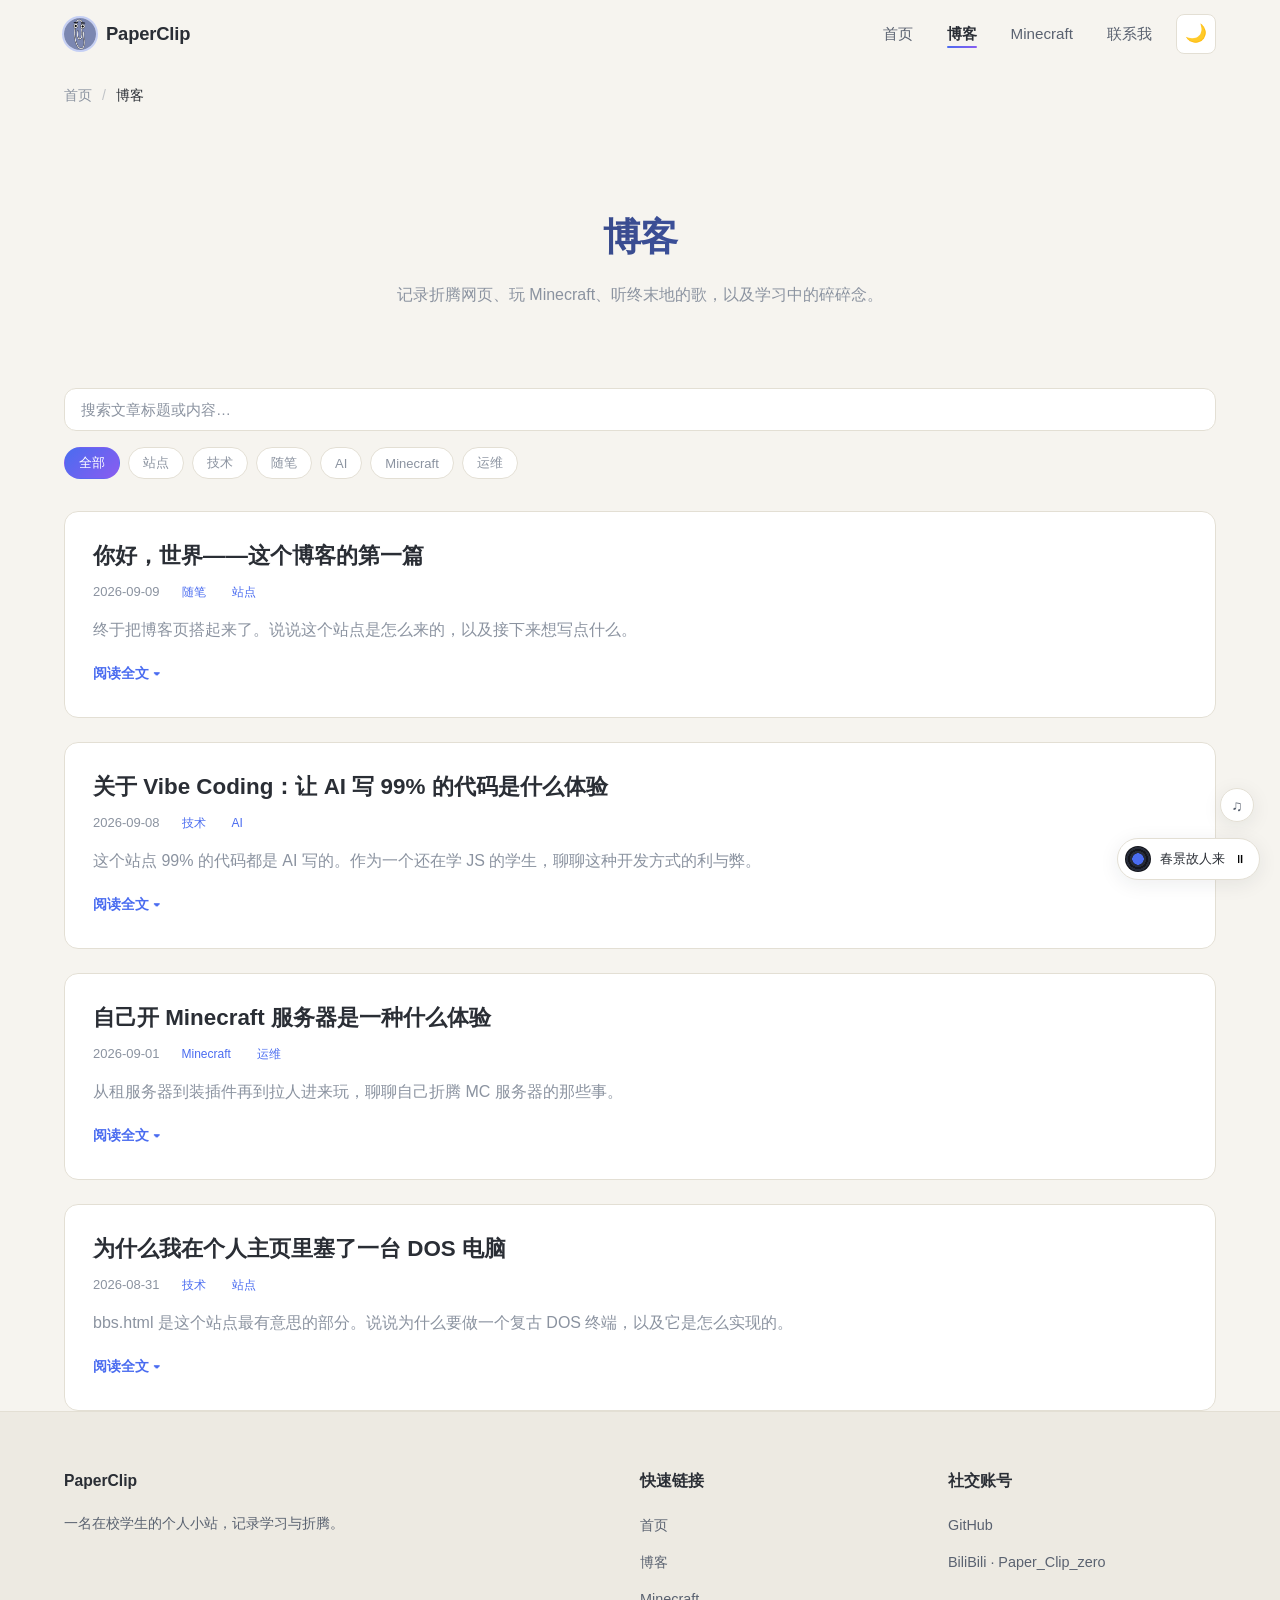
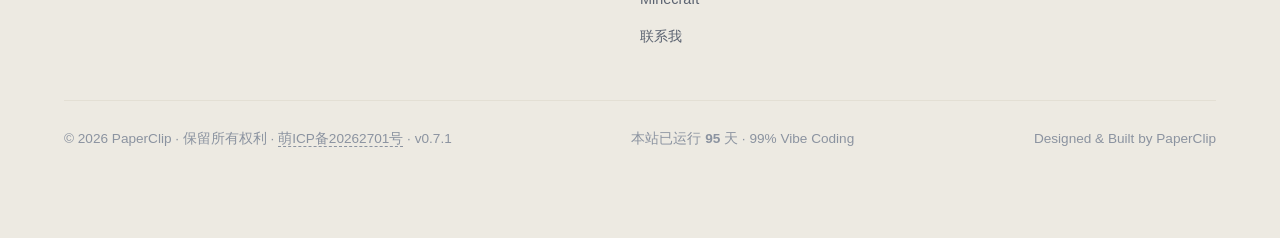
<file: blog.html>
<!DOCTYPE html>
<html lang="zh-CN" class="no-js">
<head>
  <meta charset="UTF-8" />
  <meta name="viewport" content="width=device-width, initial-scale=1.0" />
  <meta name="description" content="PaperClip 的博客：折腾网页、玩 Minecraft、听终末地的歌，记录学习与生活。" />
  <meta property="og:type" content="website" />
  <meta property="og:site_name" content="PaperClip" />
  <meta property="og:title" content="PaperClip | 博客" />
  <meta property="og:description" content="记录折腾网页、玩 Minecraft、听终末地的歌，以及学习中的碎碎念。" />
  <meta property="og:url" content="https://hell0.dpdns.org/blog.html" />
  <meta property="og:image" content="https://hell0.dpdns.org/og-image.png" />
  <meta property="og:image:width" content="1200" />
  <meta property="og:image:height" content="630" />
  <meta name="twitter:card" content="summary" />
  <link rel="canonical" href="https://hell0.dpdns.org/blog.html" />
  <title>PaperClip | 博客</title>
  <link rel="icon" type="image/png" href="favicon.png" />
  <link rel="manifest" href="manifest.json" />
  <meta name="theme-color" media="(prefers-color-scheme: dark)" content="#0d1017" />
  <meta name="theme-color" media="(prefers-color-scheme: light)" content="#f6f4ef" />
  <script>
    (function () {
      var saved = null;
      try { saved = localStorage.getItem("theme"); } catch (e) {}
      var theme = (saved === "light" || saved === "dark")
        ? saved
        : (window.matchMedia && window.matchMedia("(prefers-color-scheme: light)").matches ? "light" : "dark");
      if (theme === "light") document.documentElement.classList.add("light");

      var nativeVT = ("onpageswap" in document) || ("onpagereveal" in document);
      var fromSite = null;
      try { fromSite = sessionStorage.getItem("pt"); } catch (e) {}
      if (!nativeVT && fromSite === "1") {
        document.documentElement.classList.add("page-entering");
      }

      document.addEventListener("DOMContentLoaded", function () {
        if (!document.getElementById("nprogress-bar")) {
          var bar = document.createElement("div");
          bar.id = "nprogress-bar";
          bar.setAttribute("aria-hidden", "true");
          document.documentElement.appendChild(bar);
        }
      });
    })();
  </script>
  <link rel="stylesheet" href="libs/aos.css" />
  <link rel="stylesheet" href="style.css" />
  <script type='module' src='https://static.cloudflareinsights.com/beacon.min.js' data-cf-beacon='{"token": "87773c85bb1343d493895be5a89c1f40"}'></script>
</head>
<body>

  <header class="site-header">
    <nav class="nav container">
      <a href="index.html" class="nav-logo">
        <img class="logo-dot" src="00.jpg" alt="PaperClip的头像" />PaperClip
      </a>
      <div class="nav-right">
        <ul class="nav-links">
          <li><a class="nav-link" href="index.html">首页</a></li>
          <li><a class="nav-link" href="blog.html">博客</a></li>
          <li><a class="nav-link" href="minecraft.html">Minecraft</a></li>
          <li><a class="nav-link" href="contact.html">联系我</a></li>
        </ul>
        <button class="theme-toggle" id="theme-toggle" aria-label="切换深浅色模式" title="切换深浅色模式">🌞</button>
        <button class="nav-toggle" aria-label="切换导航菜单">
          <span></span><span></span><span></span>
        </button>
      </div>
    </nav>
  </header>

  <main id="swup" class="transition-fade">
    <section class="container">
      <nav class="breadcrumb" aria-label="面包屑导航">
        <a href="index.html">首页</a>
        <span class="sep">/</span>
        <span class="current">博客</span>
      </nav>
      <div class="page-head" data-aos="fade-up">
        <h1>博客</h1>
        <p>记录折腾网页、玩 Minecraft、听终末地的歌，以及学习中的碎碎念。</p>
      </div>

      <!-- 搜索 + 标签筛选 -->
      <div class="blog-toolbar" data-aos="fade-up">
        <input type="search" id="blog-search" class="blog-search" placeholder="搜索文章标题或内容…" aria-label="搜索文章" />
        <div class="blog-tags" id="blog-tags"></div>
      </div>

      <!-- 文章列表 -->
      <div class="blog-list" id="blog-list"></div>

      <!-- 空结果提示 -->
      <p class="blog-empty" id="blog-empty" hidden>没有找到匹配的文章。</p>
    </section>

    <!-- 博客：从 posts/ 目录读取 Markdown 文件（放在 #swup 内，Swup 换页时会重放） -->
    <script>
    /* 确保 marked.js 已加载（Swup 从其他页面跳转时 #swup 外的脚本不会重新执行） */
    (function loadMarked() {
      if (window.marked) return;
      var s = document.createElement("script");
      s.src = "libs/marked.min.js";
      s.async = false;
      document.head.appendChild(s);
    })();
    </script>
    <script>
    (function () {
      "use strict";

      var listEl = document.getElementById("blog-list");
      var emptyEl = document.getElementById("blog-empty");
      var tagsEl = document.getElementById("blog-tags");
      var searchEl = document.getElementById("blog-search");

      var POSTS = [];
      var activeTag = null;
      var loaded = false;

      function parseFrontmatter(text) {
        var match = text.match(/^---\s*\n([\s\S]*?)\n---\s*\n?([\s\S]*)$/);
        if (!match) return { meta: {}, body: text };
        var metaRaw = match[1];
        var body = match[2];
        var meta = {};
        metaRaw.split("\n").forEach(function (line) {
          var m = line.match(/^([a-zA-Z_]+)\s*:\s*(.*)$/);
          if (!m) return;
          var key = m[1].trim();
          var val = m[2].trim();
          if (key === "tags") {
            val = val.replace(/^\[|\]$/g, "").split(",").map(function (s) {
              return s.trim().replace(/^["']|["']$/g, "");
            }).filter(Boolean);
          } else {
            val = val.replace(/^["']|["']$/g, "");
          }
          meta[key] = val;
        });
        return { meta: meta, body: body };
      }

      function escapeHtml(s) {
        var div = document.createElement("div");
        div.textContent = s;
        return div.innerHTML;
      }

      function collectTags() {
        var map = {};
        POSTS.forEach(function (p) {
          p.tags.forEach(function (t) { map[t] = (map[t] || 0) + 1; });
        });
        return Object.keys(map).sort(function (a, b) { return map[b] - map[a]; });
      }

      function renderTags() {
        var tags = collectTags();
        var html = '<button class="blog-tag' + (activeTag === null ? " active" : "") + '" data-tag="">全部</button>';
        tags.forEach(function (t) {
          html += '<button class="blog-tag' + (activeTag === t ? " active" : "") + '" data-tag="' + t + '">' + escapeHtml(t) + '</button>';
        });
        tagsEl.innerHTML = html;
        tagsEl.querySelectorAll(".blog-tag").forEach(function (btn) {
          btn.addEventListener("click", function () {
            activeTag = btn.dataset.tag || null;
            renderTags();
            renderList();
          });
        });
      }

      function renderList() {
        var q = (searchEl.value || "").trim().toLowerCase();
        var filtered = POSTS.filter(function (p) {
          var matchTag = activeTag === null || p.tags.indexOf(activeTag) !== -1;
          if (!matchTag) return false;
          if (!q) return true;
          return p.title.toLowerCase().indexOf(q) !== -1 ||
                 (p.excerpt || "").toLowerCase().indexOf(q) !== -1 ||
                 (p.bodyPlain || "").toLowerCase().indexOf(q) !== -1;
        });

        if (!filtered.length) {
          listEl.innerHTML = "";
          emptyEl.hidden = false;
          return;
        }
        emptyEl.hidden = true;

        listEl.innerHTML = filtered.map(function (p) {
          var tagsHtml = p.tags.map(function (t) {
            return '<span class="post-tag">' + escapeHtml(t) + '</span>';
          }).join("");
          var bodyHtml = "";
          if (window.marked) {
            try { bodyHtml = marked.parse(p.body); }
            catch (e) { bodyHtml = "<pre>" + escapeHtml(p.body) + "</pre>"; }
          } else {
            bodyHtml = "<pre>" + escapeHtml(p.body) + "</pre>";
          }
          return '<article class="post-card" data-aos="fade-up">' +
            '<header class="post-head">' +
              '<h2 class="post-title"><button type="button" data-post="' + p.id + '">' + escapeHtml(p.title) + '</button></h2>' +
              '<div class="post-meta"><time>' + escapeHtml(p.date || "") + '</time><span class="post-tags-inline">' + tagsHtml + '</span></div>' +
            '</header>' +
            '<p class="post-excerpt">' + escapeHtml(p.excerpt || "") + '</p>' +
            '<div class="post-content" id="post-' + p.id + '" hidden>' + bodyHtml + '</div>' +
            '<footer class="post-foot">' +
              '<button class="post-toggle" data-post="' + p.id + '">阅读全文 ▾</button>' +
            '</footer>' +
          '</article>';
        }).join("");

        listEl.querySelectorAll(".post-toggle, .post-title button").forEach(function (el) {
          el.addEventListener("click", function (e) {
            e.preventDefault();
            var id = el.getAttribute("data-post");
            var card = document.getElementById("post-" + id);
            var btn = listEl.querySelector('.post-toggle[data-post="' + id + '"]');
            if (card.hidden) {
              card.hidden = false;
              btn.textContent = "收起 ▴";
            } else {
              card.hidden = true;
              btn.textContent = "阅读全文 ▾";
            }
          });
        });

        if (window.AOS) {
          try { AOS.refresh(); } catch (e) {}
        }
      }

      function loadPosts() {
        listEl.innerHTML = '<p class="blog-empty">正在加载文章…</p>';
        fetch("posts/index.json")
          .then(function (r) {
            if (!r.ok) throw new Error("index.json 加载失败 (" + r.status + ")");
            return r.json();
          })
          .then(function (files) {
            if (!Array.isArray(files) || !files.length) throw new Error("文章清单为空");
            return Promise.all(files.map(function (file) {
              return fetch("posts/" + file)
                .then(function (r) {
                  if (!r.ok) throw new Error(file + " 加载失败 (" + r.status + ")");
                  return r.text();
                })
                .then(function (text) {
                  var parsed = parseFrontmatter(text);
                  var id = file.replace(/\.md$/i, "");
                  return {
                    id: id,
                    title: parsed.meta.title || id,
                    date: parsed.meta.date || "",
                    tags: Array.isArray(parsed.meta.tags) ? parsed.meta.tags : [],
                    excerpt: parsed.meta.excerpt || "",
                    body: parsed.body,
                    bodyPlain: parsed.body.replace(/[#>*_`~\-]/g, "")
                  };
                })
                .catch(function (e) {
                  console.error("加载文章失败:", file, e);
                  return null;
                });
            }));
          })
          .then(function (results) {
            POSTS = results.filter(function (p) { return p !== null; });
            POSTS.sort(function (a, b) {
              return (b.date || "").localeCompare(a.date || "");
            });
            loaded = true;
            listEl.innerHTML = "";
            renderTags();
            renderList();
          })
          .catch(function (err) {
            console.error("博客加载失败:", err);
            listEl.innerHTML = "";
            emptyEl.textContent = "文章加载失败：" + err.message;
            emptyEl.hidden = false;
          });
      }

      searchEl.addEventListener("input", function () {
        if (loaded) renderList();
      });

      /* 等待 marked.js 加载完毕后再渲染文章（CDN 脚本在页面底部） */
      function init() {
        if (window.marked) {
          loadPosts();
        } else {
          setTimeout(init, 50);
        }
      }
      init();
    })();
    </script>
  </main>

  <footer class="site-footer">
    <div class="container">
      <div class="footer-grid">
        <div>
          <h4>PaperClip</h4>
          <p>一名在校学生的个人小站，记录学习与折腾。</p>
        </div>
        <div>
          <h4>快速链接</h4>
          <ul class="footer-links">
            <li><a href="index.html">首页</a></li>
            <li><a href="blog.html">博客</a></li>
            <li><a href="minecraft.html">Minecraft</a></li>
            <li><a href="contact.html">联系我</a></li>
          </ul>
        </div>
        <div>
          <h4>社交账号</h4>
          <ul class="footer-links">
            <li><a href="https://github.com/TUSI-ISUT" target="_blank" rel="noopener">GitHub</a></li>
            <li><a href="https://space.bilibili.com/3546855067617665" title="BiliBili：Paper_Clip_zero">BiliBili · Paper_Clip_zero</a></li>
          </ul>
        </div>
      </div>
      <div class="footer-bottom">
        <p>© <span id="footer-year">2026</span> PaperClip · 保留所有权利 · <a href="https://icp.gov.moe/?keyword=20262701" target="_blank" rel="noopener">萌ICP备20262701号</a> · <span class="site-version"></span></p>
        <p>本站已运行 <b class="run-days">0</b> 天 · 99% Vibe Coding</p>
        <p>Designed &amp; Built by PaperClip</p>
      </div>
    </div>
  </footer>

  <script src="libs/swup.min.js"></script>
  <script src="libs/lenis.min.js"></script>
  <script src="libs/aos.js"></script>
  <script src="libs/marked.min.js"></script>
  <script src="main.js"></script>
</body>
</html>
</file>
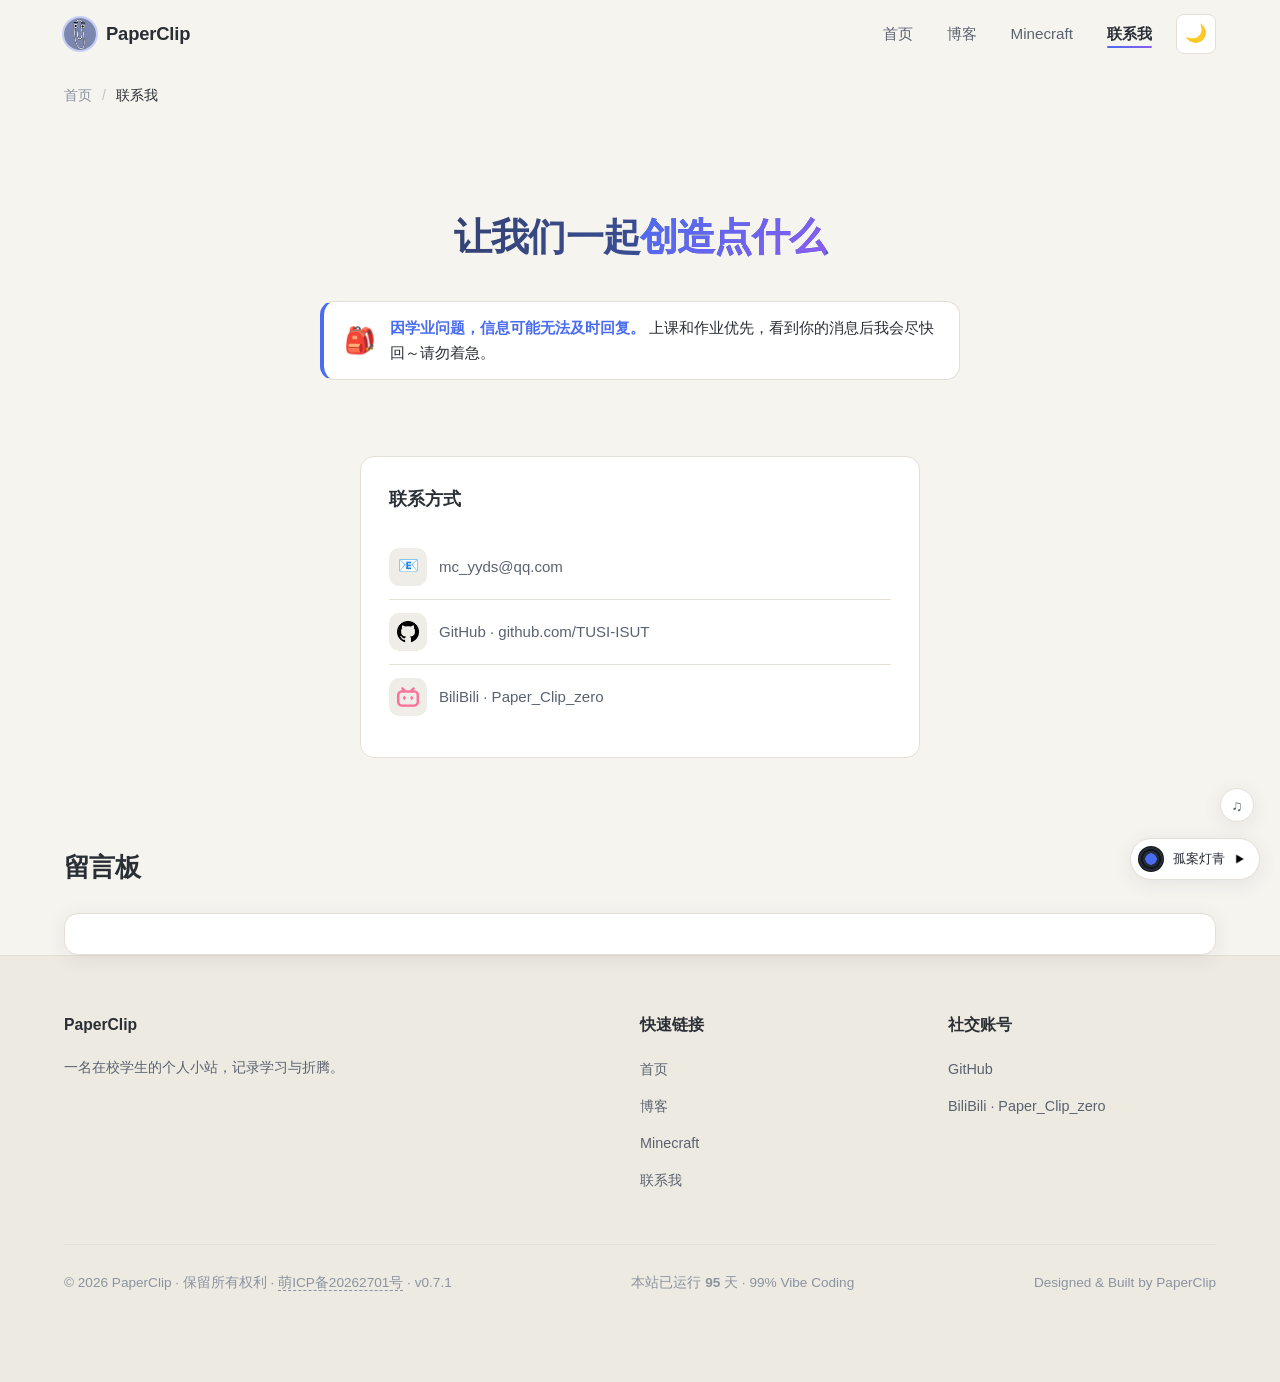
<file: contact.html>
<!DOCTYPE html>
<html lang="zh-CN" class="no-js">
<head>
  <meta charset="UTF-8" />
  <meta name="viewport" content="width=device-width, initial-scale=1.0" />
  <title>PaperClip | 联系我</title>
  <meta name="description" content="联系 PaperClip：邮箱 / GitHub / BiliBili，以及留言板" />
  <!-- Open Graph 分享卡片 -->
  <meta property="og:type" content="website" />
  <meta property="og:site_name" content="PaperClip" />
  <meta property="og:title" content="PaperClip | 联系我" />
  <meta property="og:description" content="联系 PaperClip：邮箱 / GitHub / BiliBili，也可以在留言板说点什么。" />
  <meta property="og:url" content="https://hell0.dpdns.org/contact.html" />
  <meta property="og:image" content="https://hell0.dpdns.org/og-image.png" />
  <meta property="og:image:width" content="1200" />
  <meta property="og:image:height" content="630" />
  <meta name="twitter:card" content="summary" />
  <link rel="canonical" href="https://hell0.dpdns.org/contact.html" />
  <!-- 网站图标：浏览器标签页显示 -->
  <link rel="icon" type="image/png" href="favicon.png" />
  <link rel="manifest" href="manifest.json" />
  <meta name="theme-color" media="(prefers-color-scheme: dark)" content="#0d1017" />
  <meta name="theme-color" media="(prefers-color-scheme: light)" content="#f6f4ef" />
  <!-- 主题与过渡预载脚本：全部在首帧渲染前执行，避免闪色/闪烁 -->
  <script>
    (function () {
      /* 1. 主题预载：优先用户手动选择，否则跟随系统深浅色 */
      var saved = null;
      try { saved = localStorage.getItem("theme"); } catch (e) {}
      var theme = (saved === "light" || saved === "dark")
        ? saved
        : (window.matchMedia && window.matchMedia("(prefers-color-scheme: light)").matches ? "light" : "dark");
      if (theme === "light") document.documentElement.classList.add("light");

      /* 2. 过渡预载：不支持原生跨文档过渡的浏览器，且由站内跳转而来时，
         在首帧前挂上入场类（配合 style.css 的 page-entering 规则），无入场闪烁 */
      var nativeVT = ("onpageswap" in document) || ("onpagereveal" in document);
      var fromSite = null;
      try { fromSite = sessionStorage.getItem("pt"); } catch (e) {}
      if (!nativeVT && fromSite === "1") {
        document.documentElement.classList.add("page-entering");
      }

      /* 3. 尽早创建进度条 DOM（挂在 html 根节点），保证首次点击即可显示 */
      document.addEventListener("DOMContentLoaded", function () {
        if (!document.getElementById("nprogress-bar")) {
          var bar = document.createElement("div");
          bar.id = "nprogress-bar";
          bar.setAttribute("aria-hidden", "true");
          document.documentElement.appendChild(bar);
        }
      });
    })();
  </script>
  <link rel="stylesheet" href="libs/aos.css" />
  <link rel="stylesheet" href="style.css" />
  <!-- Cloudflare Web Analytics -->
  <script type='module' src='https://static.cloudflareinsights.com/beacon.min.js' data-cf-beacon='{"token": "87773c85bb1343d493895be5a89c1f40"}'></script>
  <!-- End Cloudflare Web Analytics -->
</head>
<body>

  <!-- ==================== 顶部导航栏（全部页面共用结构） ==================== -->
  <header class="site-header">
    <nav class="nav container">
      <a href="index.html" class="nav-logo">
        <img class="logo-dot" src="00.jpg" alt="PaperClip的头像" />PaperClip
      </a>

      <!-- 右侧功能区：导航链接 + 主题切换 + 汉堡按钮 -->
      <div class="nav-right">
        <ul class="nav-links">
          <li><a class="nav-link" href="index.html">首页</a></li>
          <li><a class="nav-link" href="blog.html">博客</a></li>
          <li><a class="nav-link" href="minecraft.html">Minecraft</a></li>
          <!-- 当前页：联系我 → active 高亮 -->
          <li><a class="nav-link active" href="contact.html">联系我</a></li>
        </ul>

        <!-- 深浅色模式切换按钮（图标由 main.js 根据当前主题更新） -->
        <button class="theme-toggle" id="theme-toggle" aria-label="切换深浅色模式" title="切换深浅色模式">🌞</button>

        <!-- 汉堡按钮：仅手机端显示，控制下方菜单展开/收起 -->
        <button class="nav-toggle" aria-label="切换导航菜单">
          <span></span><span></span><span></span>
        </button>
      </div>
    </nav>
  </header>

  <!-- ==================== 主体内容（#swup 为 Swup 页面切换容器） ==================== -->
  <main id="swup" class="transition-fade">

    <!-- ---------- 标题区 ---------- -->
    <section class="container">
      <nav class="breadcrumb" aria-label="面包屑导航">
        <a href="index.html">首页</a>
        <span class="sep">/</span>
        <span class="current">联系我</span>
      </nav>
    </section>
    <section class="page-head" data-aos="fade-up">
      <div class="container">
        <h1>让我们一起<span class="text-gradient">创造点什么</span></h1>
      </div>
    </section>

    <!-- ---------- 学业提示条 ---------- -->
    <section class="container">
      <div class="school-notice" data-aos="fade-up" role="note">
        <span class="notice-icon" aria-hidden="true">🎒</span>
        <p><strong>因学业问题，信息可能无法及时回复。</strong>
        上课和作业优先，看到你的消息后我会尽快回～请勿着急。</p>
      </div>
    </section>

    <!-- ---------- 联系方式卡片（居中展示） ---------- -->
    <section class="container">
      <div class="contact-layout">

        <aside class="contact-card" data-aos="fade-up">
          <h3>联系方式</h3>


          <!-- 邮箱 -->
          <div class="contact-item">
            <span class="icon">📧</span>
            <a href="mailto:mc_yyds@qq.com">mc_yyds@qq.com</a>
          </div>

          <!-- 社交媒体链接 -->
          <div class="contact-item">
            <span class="icon"><img src="github.webp" alt="GitHub 图标" loading="lazy" /></span>
            <a href="https://github.com/TUSI-ISUT" target="_blank" rel="noopener">GitHub · github.com/TUSI-ISUT</a>
          </div>

          <div class="contact-item">
            <span class="icon"><img src="bilibili.webp" alt="BiliBili 图标" loading="lazy" /></span>
            <a href="https://space.bilibili.com/3546855067617665" title="BiliBili：Paper_Clip_zero">BiliBili · Paper_Clip_zero</a>
          </div>

        </aside>
      </div>
    </section>

    <!-- ---------- 留言板（giscus，基于 GitHub Discussions，免费无广告） ----------
      启用步骤（一次性，约 3 分钟）：
      1. GitHub 仓库 TUSI-ISUT/about-me → Settings → General → Features 勾选 Discussions
      2. 安装 giscus App：https://github.com/apps/giscus （仅授权该仓库）
      3. 打开 https://giscus.app/zh-CN ，输入仓库名 TUSI-ISUT/about-me，
         Discussion 分类选 "Announcements"（只有你能开贴，访客只能回帖，防灌水）
      4. 把页面生成的 data-repo-id 和 data-category-id 两个值
         填到下方脚本里的 REPO_ID 和 CATEGORY_ID，推送后留言板自动出现
    -->
    <section class="container" id="comments" data-aos="fade-up">
      <h2 class="section-title">留言板</h2>
      <div class="giscus-box" id="giscus-mount"></div>
    </section>
    <script>
      (function () {
        var REPO_ID = "R_kgDOUHFkDA";
        var CATEGORY_ID = "DIC_kwDOUHFkDM4DEe8H";
        if (REPO_ID === "REPLACEME") {
          // 未配置：显示占位提示，避免留言板区域空着
          document.getElementById("giscus-mount").innerHTML =
            '<p class="giscus-pending">留言板准备中，敬请期待 ✍️</p>';
          return;
        }

        var s = document.createElement("script");
        s.src = "https://giscus.app/client.js";
        s.setAttribute("data-repo", "TUSI-ISUT/about-me");
        s.setAttribute("data-repo-id", "R_kgDOUHFkDA");
        s.setAttribute("data-category", "Announcements");
        s.setAttribute("data-category-id", "DIC_kwDOUHFkDM4DEe8H");
        s.setAttribute("data-mapping", "specific");
        s.setAttribute("data-term", "站点留言板");
        s.setAttribute("data-strict", "0");
        s.setAttribute("data-reactions-enabled", "1");
        s.setAttribute("data-emit-metadata", "0");
        s.setAttribute("data-input-position", "top");
        s.setAttribute("data-theme", document.documentElement.classList.contains("light") ? "light" : "dark");
        s.setAttribute("data-lang", "zh-CN");
        s.setAttribute("data-loading", "lazy");
        s.crossOrigin = "anonymous";
        s.async = true;
        document.getElementById("giscus-mount").appendChild(s);
      })();
    </script>
  </main>

  <!-- ==================== 底部页脚（全部页面共用结构） ==================== -->
  <footer class="site-footer">
    <div class="container">
      <div class="footer-grid">
        <div>
          <h4>PaperClip</h4>
          <p>一名在校学生的个人小站，记录学习与折腾。</p>
        </div>
        <div>
          <h4>快速链接</h4>
          <ul class="footer-links">
            <li><a href="index.html">首页</a></li>
            <li><a href="blog.html">博客</a></li>
            <li><a href="minecraft.html">Minecraft</a></li>
            <li><a href="contact.html">联系我</a></li>
          </ul>
        </div>
        <div>
          <h4>社交账号</h4>
          <ul class="footer-links">
            <li><a href="https://github.com/TUSI-ISUT" target="_blank" rel="noopener">GitHub</a></li>
            <li><a href="https://space.bilibili.com/3546855067617665" title="BiliBili：Paper_Clip_zero">BiliBili · Paper_Clip_zero</a></li>
          </ul>
        </div>
      </div>
      <div class="footer-bottom">
        <p>© <span id="footer-year">2026</span> PaperClip · 保留所有权利 · <a href="https://icp.gov.moe/?keyword=20262701" target="_blank" rel="noopener">萌ICP备20262701号</a> · <span class="site-version"></span></p>
        <p>本站已运行 <b class="run-days">0</b> 天 · 99% Vibe Coding</p>
        <p>Designed &amp; Built by PaperClip</p>
      </div>
    </div>
  </footer>

  <!-- 动画与页面切换库（本地文件，加载失败时 main.js 各模块自动降级） -->
  <script src="libs/swup.min.js"></script>
  <script src="libs/lenis.min.js"></script>
  <script src="libs/aos.js"></script>
  <script src="main.js"></script>
</body>
</html>
</file>
<file: style.css>
/* ---------- 1. CSS 变量：全站统一的设计令牌 ---------- */

/* 复古像素字体：Fusion Pixel 12px 点阵（OFL 开源，本地 fonts/ 目录），
   供 BBS 入口卡片预览屏等复古元素使用；字号取 12 的整数倍保持像素锐利 */
@font-face {
  font-family: "Fusion Pixel";
  src: url("fonts/fusion-pixel-12px-monospaced-latin.ttf.woff2") format("woff2");
  font-display: swap;
  unicode-range: U+0000-00FF, U+2000-206F, U+2190-21FF, U+2500-257F, U+2580-259F, U+25A0-25FF;
}
@font-face {
  font-family: "Fusion Pixel";
  src: url("fonts/fusion-pixel-12px-monospaced-zh_hans.ttf.woff2") format("woff2");
  font-display: swap;
}

:root {
  /* 背景层次（由深到浅） */
  --bg: #0d1017;              /* 页面最底层背景 */
  --bg-card: #161a23;         /* 卡片背景 */
  --bg-elevated: #1d222e;     /* 悬浮/输入框等更亮一层 */
  --border: #272d3b;          /* 边框颜色 */

  /* 文字颜色 */
  --text: #e8ebf1;            /* 主文字 */
  --text-secondary: #98a2b3;  /* 次要文字（摘要、说明） */
  --text-muted: #6b7486;      /* 弱化文字（日期、页脚） */

  /* 品牌主色（紫蓝渐变） */
  --accent: #6c8cff;
  --accent-gradient: linear-gradient(135deg, #6c8cff 0%, #a06cff 100%);

  /* 其它 */
  --success: #4ade80;         /* 在线状态 / 成功提示 */
  --radius: 14px;             /* 卡片圆角 */
  --radius-sm: 8px;           /* 按钮小圆角 */
  --shadow: 0 4px 20px rgba(0, 0, 0, 0.35);          /* 常规阴影 */
  --shadow-hover: 0 14px 34px rgba(0, 0, 0, 0.5);    /* 悬停加深阴影 */
  --header-h: 68px;           /* 导航栏高度，供锚点偏移使用 */
  --transition: all 0.28s cubic-bezier(0.4, 0, 0.2, 1); /* 全站统一过渡曲线 */

  /* 主题相关背景（写死色值提取为变量，方便浅色模式覆盖） */
  --header-bg: rgba(13, 16, 23, 0.82);        /* 导航栏毛玻璃背景 */
  --header-bg-solid: rgba(13, 16, 23, 0.97);  /* 手机端展开菜单背景 */
  --footer-bg: #0a0d13;                       /* 页脚背景 */
  --hover-bg: rgba(255, 255, 255, 0.05);      /* 导航链接悬停底色 */
}

/* ---------- 1.2 浅色主题：html.light 时覆盖变量（柔和米白配深灰） ---------- */
html.light {
  --bg: #f6f4ef;              /* 柔和护眼米白 */
  --bg-card: #ffffff;         /* 卡片纯白 */
  --bg-elevated: #efede7;     /* 悬浮/输入框更灰一层 */
  --border: #e3dfd4;          /* 米色系边框 */
  --text: #2a2e35;            /* 深灰主文字 */
  --text-secondary: #5a6270;  /* 次要文字 */
  --text-muted: #8b93a0;      /* 弱化文字 */
  --accent: #4a6cf0;          /* 浅色下加深主色，保证对比度 */
  --accent-gradient: linear-gradient(135deg, #4a6cf0 0%, #8a5cf0 100%);
  --danger: #e5484d;
  --success: #189a54;
  --shadow: 0 4px 20px rgba(30, 35, 45, 0.08);
  --shadow-hover: 0 14px 34px rgba(30, 35, 45, 0.16);
  --header-bg: rgba(246, 244, 239, 0.85);
  --header-bg-solid: rgba(246, 244, 239, 0.97);
  --footer-bg: #edeae2;
  --hover-bg: rgba(0, 0, 0, 0.05);
}

/* ---------- 2. 基础重置与排版 ---------- */
* {
  margin: 0;
  padding: 0;
  box-sizing: border-box;     /* 让内边距计入宽度，方便布局 */
}

html {
  scroll-behavior: smooth;    /* 锚点跳转平滑滚动 */
}

body {
  font-family: "Inter", "PingFang SC", "Microsoft YaHei",
    -apple-system, BlinkMacSystemFont, "Segoe UI", Roboto, sans-serif;
  background: var(--bg);
  color: var(--text);
  line-height: 1.7;
  -webkit-font-smoothing: antialiased; /* 字体渲染更细腻 */
}

a {
  color: inherit;
  text-decoration: none;      /* 链接默认去下划线，交互态再补 */
}

img {
  max-width: 100%;
  display: block;
}

ul { list-style: none; }

/* 统一容器：全站内容最大 1200px 居中 */
.container {
  max-width: 1200px;
  margin: 0 auto;
  padding: 0 24px;
}

/* 通用内页标题区（联系页顶部横幅） */
.page-head {
  padding: 96px 0 40px;
  text-align: center;
}

.page-head h1 {
  font-size: clamp(2rem, 4vw, 2.75rem); /* 流式字号，自适应缩放 */
  letter-spacing: -0.02em;
}

.page-head p {
  color: var(--text-secondary);
  margin-top: 12px;
}

.section-title {
  font-size: 1.6rem;
  letter-spacing: -0.02em;
  margin-bottom: 24px;
}

/* 主色渐变文字工具类（用于强调词） */
.text-gradient {
  background: var(--accent-gradient);
  -webkit-background-clip: text;
  background-clip: text;
  -webkit-text-fill-color: transparent;
  color: transparent;
}

/* ============================================================
   3. 顶部导航栏（所有页面共用同一套结构）
   ============================================================ */
.site-header {
  position: sticky;           /* 吸顶导航 */
  top: 0;
  z-index: 100;
  height: var(--header-h);
  background: var(--header-bg);           /* 半透明毛玻璃 */
  backdrop-filter: blur(12px);
  border-bottom: 1px solid transparent;
  transition: var(--transition);
}

/* 页面滚动后由 JS 添加 .scrolled，显示底部分隔线 */
.site-header.scrolled {
  border-bottom-color: var(--border);
}

.nav {
  height: 100%;
  display: flex;
  align-items: center;
  justify-content: space-between;
}

/* Logo：渐变圆点 + 名字 */
.nav-logo {
  display: flex;
  align-items: center;
  gap: 10px;
  font-weight: 700;
  font-size: 1.15rem;
  letter-spacing: -0.01em;
}

.nav-logo .logo-dot {
  width: 32px;
  height: 32px;
  border-radius: 50%;           /* 圆形头像缩略图 */
  object-fit: cover;
  box-shadow: 0 0 0 2px rgba(108, 140, 255, 0.35); /* 细光环点缀 */
}

/* 桌面端导航链接 */
.nav-links {
  display: flex;
  align-items: center;
  gap: 6px;
}

.nav-link {
  position: relative;
  padding: 8px 14px;
  font-size: 0.95rem;
  color: var(--text-secondary);
  border-radius: var(--radius-sm);
  transition: var(--transition);
}

.nav-link:hover {
  color: var(--text);
  background: var(--hover-bg);
}

/* 激活态：高亮文字 + 底部渐变下划线 */
.nav-link.active {
  color: var(--text);
  font-weight: 600;
}

.nav-link.active::after {
  content: "";
  position: absolute;
  left: 14px;
  right: 14px;
  bottom: 2px;
  height: 2px;
  border-radius: 2px;
  background: var(--accent-gradient);
}

/* 汉堡按钮：默认隐藏，≤768px 显示 */
.nav-toggle {
  display: none;
  flex-direction: column;
  gap: 5px;
  padding: 8px;
  background: none;
  border: none;
  cursor: pointer;
}

.nav-toggle span {
  width: 22px;
  height: 2px;
  border-radius: 2px;
  background: var(--text);
  transition: var(--transition);
}

/* 汉堡展开为 X 的动画（JS 切换 .open） */
.nav-toggle.open span:nth-child(1) { transform: translateY(7px) rotate(45deg); }
.nav-toggle.open span:nth-child(2) { opacity: 0; }
.nav-toggle.open span:nth-child(3) { transform: translateY(-7px) rotate(-45deg); }

/* 右侧功能区：导航链接 + 主题切换按钮 + 汉堡按钮 */
.nav-right {
  display: flex;
  align-items: center;
  gap: 10px;
}

/* 深浅色模式切换按钮 */
.theme-toggle {
  width: 40px;
  height: 40px;
  display: flex;
  align-items: center;
  justify-content: center;
  font-size: 1.1rem;
  line-height: 1;
  border-radius: var(--radius-sm);
  background: var(--bg-card);
  border: 1px solid var(--border);
  cursor: pointer;
  transition: var(--transition);
}

.theme-toggle:hover {
  border-color: var(--accent);
  transform: translateY(-2px);
}

.theme-toggle:active {
  transform: translateY(0);
}

/* ============================================================
   5. 首页 (index.html) 专属
   ============================================================ */

/* 顶部简介：左头像 + 右文字 */
.about-hero {
  display: grid;
  grid-template-columns: auto 1fr;
  gap: 44px;
  align-items: center;
  padding: 88px 0 56px;
}

.avatar {
  width: 168px;
  height: 168px;
  border-radius: 50%;               /* 圆形大头像 */
  object-fit: cover;                /* 图片填满圆形，不变形 */
  box-shadow: 0 0 0 6px rgba(108, 140, 255, 0.15); /* 外圈光环 */
}

.about-hero h1 { font-size: 2.1rem; letter-spacing: -0.02em; }

.about-hero .location {
  display: inline-flex;
  align-items: center;
  gap: 6px;
  margin: 10px 0 16px;
  font-size: 0.92rem;
  color: var(--text-secondary);
}

.about-hero .bio {
  color: var(--text-secondary);
  max-width: 640px;
}

/* 职业历程时间轴（垂直） */
.timeline {
  position: relative;
  padding: 8px 0 8px 34px;      /* 左侧留出竖线空间 */
}

/* 竖向主线 */
.timeline::before {
  content: "";
  position: absolute;
  left: 8px;
  top: 6px;
  bottom: 6px;
  width: 2px;
  background: linear-gradient(180deg, var(--accent), rgba(108, 140, 255, 0.05));
}

.tl-item {
  position: relative;
  padding: 0 0 34px 22px;
}

/* 每个节点的小圆点：中心对准竖线（竖线 left:8px，圆点宽 12px → left:2px） */
.tl-item::before {
  content: "";
  position: absolute;
  left: -31px;
  top: 6px;
  width: 12px;
  height: 12px;
  border-radius: 50%;
  background: var(--accent);
  box-shadow: 0 0 0 4px rgba(108, 140, 255, 0.18);
}

.tl-item .period {
  font-size: 0.82rem;
  color: var(--text-muted);
}

.tl-item h3 {
  font-size: 1.1rem;
  margin: 4px 0 2px;
}

.tl-item .role {
  font-size: 0.92rem;
  color: var(--accent);
  margin-bottom: 6px;
}

.tl-item p {
  font-size: 0.9rem;
  color: var(--text-secondary);
}

/* 时间轴折叠：.collapsed 时第 3 条起隐藏，开关按钮在时间轴下方 */
.timeline.collapsed .tl-extra {
  display: none;
}

.tl-actions {
  margin-top: 18px;
  text-align: center;
}

.tl-toggle {
  padding: 8px 20px;
  border-radius: 999px;
  border: 1px solid var(--border);
  background: var(--bg-card);
  color: var(--text-secondary);
  font: inherit;
  font-size: 0.85rem;
  cursor: pointer;
  transition: var(--transition);
}

.tl-toggle:hover {
  color: var(--accent);
  border-color: var(--accent);
  box-shadow: var(--shadow);
}

/* 技能进度条 */
.skills-grid {
  display: grid;
  grid-template-columns: 1fr 1fr;
  gap: 22px 44px;
}

.skill .skill-head {
  display: flex;
  justify-content: space-between;
  font-size: 0.94rem;
  margin-bottom: 8px;
}

.skill .skill-head b { font-weight: 600; }
.skill .skill-head span { color: var(--text-muted); }

/* 进度条轨道 */
.skill .bar {
  height: 8px;
  border-radius: 999px;
  background: var(--bg-elevated);
  overflow: hidden;
}

/* 进度条填充：宽度由内联 style 提供，JS 进页面时做生长动画 */
.skill .bar-fill {
  height: 100%;
  border-radius: 999px;
  background: var(--accent-gradient);
  width: 0;
  transition: width 1.1s cubic-bezier(0.25, 1, 0.4, 1);
}

/* 复古模式入口：拨号 BBS 终端卡片
   卡片内部是独立 CRT 小屏（磷光绿），不受全站深浅色主题影响 */
.bbs-card {
  display: grid;
  grid-template-columns: 1fr 1fr;
  gap: 28px;
  align-items: center;
  padding: 26px;
  background: var(--bg-card);
  border: 1px solid var(--border);
  border-radius: var(--radius);
  transition: var(--transition);
}

.bbs-card:hover {
  transform: translateY(-5px);
  box-shadow: var(--shadow-hover);
}

/* 迷你 DOS 屏：黑底浅灰字 + 扫描线，模拟 bbs.html 的观感 */
.bbs-preview {
  padding: 18px 20px;
  min-height: 168px;
  font-family: "Fusion Pixel", "Consolas", "Courier New", monospace;
  font-size: 12px;
  line-height: 1.9;
  color: #c9c9c9;
  text-shadow: 0 0 4px rgba(255, 255, 255, 0.22);
  background:
    radial-gradient(ellipse at 50% 35%, rgba(255, 255, 255, 0.04), transparent 65%),
    #000;
  border: 1px solid #33333d;
  border-radius: var(--radius-sm);
  box-shadow: inset 0 0 40px rgba(0, 0, 0, 0.85);
  position: relative;
  overflow: hidden;
}

.bbs-preview::after {
  content: "";
  position: absolute;
  inset: 0;
  pointer-events: none;
  background: repeating-linear-gradient(
    to bottom,
    rgba(0, 0, 0, 0) 0 2px,
    rgba(0, 0, 0, 0.25) 2px 4px
  );
}

.bbs-preview p { white-space: nowrap; }

/* 末行的闪烁块状光标 */
.bbs-preview p:last-child::after {
  content: "█";
  margin-left: 2px;
  animation: bbs-blink 1.06s steps(1) infinite;
}

@keyframes bbs-blink { 50% { opacity: 0; } }

.bbs-preview .dim { color: #6e6e6e; text-shadow: none; }
.bbs-preview .connect { color: #ffe95c; text-shadow: 0 0 6px rgba(255, 233, 92, 0.35); }

/* 右侧文字与按钮 */
.bbs-info h3 { font-size: 1.1rem; margin-bottom: 8px; }

.bbs-info p {
  font-size: 0.9rem;
  color: var(--text-secondary);
  margin-bottom: 18px;
}

.bbs-btn {
  display: inline-block;
  padding: 10px 24px;
  font-size: 0.92rem;
  font-weight: 600;
  font-family: "Fusion Pixel", "Consolas", "Courier New", monospace;
  color: #ffe95c;
  background: rgba(255, 233, 92, 0.07);
  border: 1px solid rgba(255, 233, 92, 0.5);
  border-radius: var(--radius-sm);
  transition: var(--transition);
}

.bbs-btn:hover {
  color: #000;
  background: #ffe95c;
  box-shadow: 0 6px 18px rgba(255, 233, 92, 0.3);
  transform: translateY(-2px);
}

/* 手机端：预览屏与文字降为单列 */
@media (max-width: 768px) {
  .bbs-card { grid-template-columns: 1fr; }
  .bbs-preview { min-height: 140px; font-size: 12px; }
}

/* 他人评价：引号设计 */
.testimonials {
  display: grid;
  grid-template-columns: 1fr 1fr;
  gap: 26px;
}

.testimonial {
  position: relative;
  padding: 30px 28px 26px;
  background: var(--bg-card);
  border: 1px solid var(--border);
  border-radius: var(--radius);
  transition: var(--transition);
}

.testimonial:hover {
  transform: translateY(-5px);
  box-shadow: var(--shadow-hover);
}

/* 大引号装饰 */
.testimonial::before {
  content: "\201C";
  position: absolute;
  top: 6px;
  left: 18px;
  font-size: 3.6rem;
  font-family: Georgia, serif;
  line-height: 1;
  color: var(--accent);
  opacity: 0.45;
}

.testimonial p {
  font-size: 0.95rem;
  color: var(--text-secondary);
  margin: 18px 0 18px;
}

.testimonial .who {
  font-size: 0.88rem;
}

.testimonial .who b { display: block; }
.testimonial .who span { color: var(--text-muted); font-size: 0.8rem; }

/* ============================================================
   7. 联系 (contact.html) 专属
   ============================================================ */

/* 联系方式卡片：单卡片居中展示 */
/* 学业提示条：联系页顶部醒目通知 */
.school-notice {
  display: flex;
  align-items: center;
  gap: 14px;
  max-width: 640px;
  margin: -8px auto 36px;
  padding: 14px 20px;
  background: var(--bg-card);
  border: 1px solid var(--border);
  border-left: 4px solid var(--accent);
  border-radius: var(--radius);
}
.school-notice .notice-icon { font-size: 1.6rem; flex-shrink: 0; }
.school-notice p { margin: 0; font-size: 0.95rem; line-height: 1.6; }
.school-notice strong { color: var(--accent); }

.contact-layout {
  max-width: 560px;           /* 限制卡片宽度，视觉更聚焦 */
  margin: 0 auto;
  padding: 40px 0 88px;
}

/* 联系方式卡片 */
.contact-card {
  padding: 28px;
  background: var(--bg-card);
  border: 1px solid var(--border);
  border-radius: var(--radius);
}

.contact-card h3 {
  font-size: 1.1rem;
  margin-bottom: 20px;
}

/* 在线状态 */
.online-status {
  display: inline-flex;
  align-items: center;
  gap: 8px;
  padding: 7px 14px;
  border-radius: 999px;
  font-size: 0.84rem;
  color: var(--success);
  background: rgba(74, 222, 128, 0.1);
  border: 1px solid rgba(74, 222, 128, 0.3);
  margin-bottom: 22px;
}

.online-status .dot {
  width: 8px;
  height: 8px;
  border-radius: 50%;
  background: var(--success);
  animation: pulse 2s infinite; /* 呼吸点动画 */
}

/* 呼吸点动画（在线状态使用） */
@keyframes pulse {
  0%, 100% { box-shadow: 0 0 0 0 rgba(74, 222, 128, 0.5); }
  50%      { box-shadow: 0 0 0 6px rgba(74, 222, 128, 0); }
}

/* 联系条目（邮箱等） */
.contact-item {
  display: flex;
  align-items: center;
  gap: 12px;
  padding: 13px 0;
  border-bottom: 1px solid var(--border);
  font-size: 0.94rem;
  color: var(--text-secondary);
}

.contact-item:last-of-type { border-bottom: none; }

.contact-item .icon {
  width: 38px;
  height: 38px;
  flex-shrink: 0;
  display: flex;
  align-items: center;
  justify-content: center;
  border-radius: 10px;
  font-size: 1.05rem;
  background: var(--bg-elevated);
}

/* 图标图片：在 38×38 容器内居中自适应 */
.contact-item .icon img {
  width: 22px;
  height: 22px;
  object-fit: contain;
  display: block;
}

.contact-item a:hover { color: var(--accent); }

/* ============================================================
   6. 底部页脚（所有页面共用同一套结构）
   ============================================================ */
.site-footer {
  border-top: 1px solid var(--border);
  background: var(--footer-bg); /* 比页面更深一层（浅色模式下为米灰） */
  padding: 56px 0 88px;         /* 底部留白：滚到底时版权行不被右下角悬浮播放器遮挡 */
  margin-top: auto;             /* 配合 body flex，保证内容少时页脚贴底 */
}

.footer-grid {
  display: grid;
  grid-template-columns: 2fr 1fr 1fr;
  gap: 40px;
  padding-bottom: 40px;
  border-bottom: 1px solid var(--border);
}

.footer-grid h4 {
  font-size: 0.98rem;
  margin-bottom: 16px;
}

.footer-grid p {
  font-size: 0.9rem;
  color: var(--text-secondary);
  max-width: 320px;
}

.footer-links li { margin-bottom: 10px; }

.footer-links a {
  font-size: 0.9rem;
  color: var(--text-secondary);
  transition: var(--transition);
}

.footer-links a:hover { color: var(--accent); }

/* 页脚底部版权行 */
.footer-bottom {
  display: flex;
  justify-content: space-between;
  align-items: center;
  gap: 12px;
  flex-wrap: wrap;
  padding-top: 26px;
  font-size: 0.85rem;
  color: var(--text-muted);
}

/* 备案等页脚内联链接：虚线下划线，悬停提亮 */
.footer-bottom a {
  border-bottom: 1px dashed currentColor;
}
.footer-bottom a:hover {
  color: var(--accent);
}

/* ============================================================
   7. 滚动触发动画（已迁移至 AOS 库，data-aos 属性驱动，
      样式见 libs/aos.css；本节仅保留减少动态效果偏好兜底）
   ============================================================ */

/* 尊重用户"减少动态效果"的系统偏好：禁用全站动画/过渡 */
@media (prefers-reduced-motion: reduce) {
  *, *::before, *::after {
    animation: none !important;
    transition: none !important;
  }
}

/* ============================================================
   8. 响应式适配
   ============================================================ */

/* —— 平板端 ≤1024px —— */
@media (max-width: 1024px) {
  .footer-grid { grid-template-columns: 1fr 1fr; }
}

/* —— 手机端 ≤768px —— */
@media (max-width: 768px) {
  /* 导航：隐藏链接列表，显示汉堡按钮 */
  .nav-toggle { display: flex; }

  .nav-links {
    position: absolute;
    top: var(--header-h);
    left: 0;
    right: 0;
    flex-direction: column;
    align-items: stretch;
    gap: 12px;
    padding: 16px 24px 24px;
    background: var(--header-bg-solid);
    backdrop-filter: blur(12px);
    border-bottom: 1px solid var(--border);
    /* 默认收起：位移 + 透明，配合 .open 展开 */
    opacity: 0;
    visibility: hidden;
    transform: translateY(-10px);
    transition: var(--transition);
  }

  .nav-links.open {
    opacity: 1;
    visibility: visible;
    transform: translateY(0);
  }

  .nav-link { padding: 14px 16px; }
  .nav-link.active::after { left: 14px; width: 32px; right: auto; }

  /* 各页面布局降级为单列 */
  .about-hero      { grid-template-columns: 1fr; justify-items: center; text-align: center; }
  .about-hero .bio { margin: 0 auto; }
  .skills-grid     { grid-template-columns: 1fr; }
  .testimonials    { grid-template-columns: 1fr; }
  .footer-grid     { grid-template-columns: 1fr; gap: 28px; }
  .page-head       { padding-top: 64px; }
}

/* ============================================================
   9. Minecraft 页面 (minecraft.html) 专属
   ============================================================ */

/* 结果卡片容器 */
.mc-card {
  max-width: 640px;
  margin: 0 auto 16px;
  padding: 28px;
  background: var(--bg-card);
  border: 1px solid var(--border);
  border-radius: var(--radius);
  min-height: 120px;
}

/* 加载中提示 */
.mc-loading {
  display: flex;
  align-items: center;
  justify-content: center;
  gap: 12px;
  padding: 32px 0;
  color: var(--text-secondary);
}

/* hidden 属性优先：display:flex 会覆盖默认的 display:none，需显式声明 */
.mc-loading[hidden] { display: none; }

/* 旋转加载圈 */
.mc-spinner {
  width: 18px;
  height: 18px;
  border: 2px solid var(--border);
  border-top-color: var(--accent);
  border-radius: 50%;
  animation: mc-spin 0.8s linear infinite;
}

@keyframes mc-spin {
  to { transform: rotate(360deg); }
}

/* 错误提示 */
.mc-error {
  padding: 20px;
  text-align: center;
  color: var(--danger, #ff6b7a);
  background: rgba(255, 107, 122, 0.08);
  border: 1px solid rgba(255, 107, 122, 0.25);
  border-radius: var(--radius-sm);
}

/* 结果展示区 */
.mc-info { animation: mc-fade 0.4s ease; }

@keyframes mc-fade {
  from { opacity: 0; transform: translateY(8px); }
  to   { opacity: 1; transform: translateY(0); }
}

/* 头部：图标 + 主机名 + 在线状态 */
.mc-head {
  display: flex;
  align-items: center;
  gap: 16px;
  margin-bottom: 20px;
}

.mc-favicon {
  width: 64px;
  height: 64px;
  image-rendering: pixelated;        /* 像素图标清晰显示 */
  border-radius: 8px;
  background: var(--bg-elevated);
}

.mc-host {
  font-size: 1.15rem;
  margin-bottom: 4px;
}

/* 状态胶囊：绿色"在线"标签 + 呼吸圆点动画 */
.mc-online {
  display: inline-flex;
  align-items: center;
  gap: 6px;
  font-size: 0.82rem;
  color: var(--success);
  background: rgba(74, 222, 128, 0.1);
  border: 1px solid rgba(74, 222, 128, 0.3);
  padding: 3px 10px;
  border-radius: 999px;
}

/* 状态圆点本身 */
.mc-online::before {
  content: "";
  display: inline-block;
  width: 8px;
  height: 8px;
  border-radius: 50%;
  background: var(--success);
  /* 呼吸动画：缩放 + 轻微亮度波动 */
  animation: mc-breathe 2.2s ease-in-out infinite;
  box-shadow: 0 0 0 0 rgba(74, 222, 128, 0.55);
}

/* 隐藏原文本中的 ● 符号（由伪元素替代，避免两个圆点） */
.mc-online .status-char {
  display: none;
}

/* 呼吸关键帧：圆点缩放同时光晕扩散-收缩 */
@keyframes mc-breathe {
  0% {
    transform: scale(0.88);
    box-shadow: 0 0 0 0 rgba(74, 222, 128, 0.55);
    filter: brightness(0.95);
  }
  40% {
    transform: scale(1.0);
    box-shadow: 0 0 0 6px rgba(74, 222, 128, 0);
    filter: brightness(1.1);
  }
  70% {
    transform: scale(0.95);
    box-shadow: 0 0 0 0 rgba(74, 222, 128, 0.2);
    filter: brightness(1.0);
  }
  100% {
    transform: scale(0.88);
    box-shadow: 0 0 0 0 rgba(74, 222, 128, 0);
    filter: brightness(0.95);
  }
}

/* MOTD：保留 MC 原生颜色样式 */
.mc-motd {
  padding: 16px;
  margin-bottom: 20px;
  font-family: "Consolas", "Monaco", "Courier New", monospace;
  font-size: 0.9rem;
  line-height: 1.5;
  text-align: center;
  background: var(--bg-elevated);
  border-radius: var(--radius-sm);
  border: 1px solid var(--border);
  white-space: pre-wrap;
  word-break: break-word;
}

/* 详细数据列表 */
.mc-stats {
  display: grid;
  grid-template-columns: 1fr 1fr 1fr;
  gap: 12px;
}

.mc-stats li {
  padding: 14px;
  background: var(--bg-elevated);
  border: 1px solid var(--border);
  border-radius: var(--radius-sm);
  text-align: center;
}

.mc-stats span {
  display: block;
  font-size: 0.78rem;
  color: var(--text-muted);
  margin-bottom: 6px;
}

.mc-stats b {
  font-size: 1rem;
  font-weight: 600;
}

/* 独立跳转按钮：居中显示，位于卡片下方 */
.mc-action {
  max-width: 640px;
  margin: 0 auto 88px;
  display: flex;
  justify-content: center;
  gap: 16px;
  flex-wrap: wrap;
}

/* 加入QQ群区域 */
.mc-qq-group {
  max-width: 640px;
  margin: 16px auto;
  padding: 20px 24px;
  display: flex;
  align-items: center;
  justify-content: space-between;
  gap: 16px;
  background: var(--bg-card);
  border: 1px solid var(--border);
  border-radius: var(--radius);
  flex-wrap: wrap;
}

.mc-qq-info {
  display: flex;
  align-items: center;
  gap: 14px;
}

.mc-qq-icon {
  font-size: 1.6rem;
  line-height: 1;
}

.mc-qq-info h3 {
  font-size: 1.05rem;
  margin-bottom: 2px;
}

.mc-qq-info p {
  font-size: 0.85rem;
  color: var(--text-secondary);
}

.mc-qq-btn {
  display: inline-block;
  padding: 10px 24px;
  font-size: 0.92rem;
  font-weight: 600;
  color: #fff;
  background: linear-gradient(135deg, #1ea1f1 0%, #4a9eff 100%);
  border-radius: var(--radius-sm);
  transition: var(--transition);
  white-space: nowrap;
}

.mc-qq-btn:hover {
  transform: translateY(-2px);
  box-shadow: 0 6px 18px rgba(30, 161, 241, 0.4);
}

.mc-join-btn {
  display: inline-block;
  padding: 14px 40px;
  font-size: 1rem;
  font-weight: 600;
  color: #fff;
  background: var(--accent-gradient);
  border-radius: var(--radius-sm);
  box-shadow: 0 4px 18px rgba(108, 140, 255, 0.35);
  transition: var(--transition);
}

.mc-join-btn:hover {
  transform: translateY(-3px);
  box-shadow: 0 10px 26px rgba(108, 140, 255, 0.5);
}

/* 幽灵按钮样式：描边透明底，与主按钮区分 */
.mc-ghost-btn {
  color: var(--text);
  background: transparent;
  border: 1px solid var(--border);
  box-shadow: none;
}

.mc-ghost-btn:hover {
  border-color: var(--accent);
  background: rgba(108, 140, 255, 0.08);
  box-shadow: none;
}

/* 下拉菜单容器 */
.mc-dropdown {
  position: relative;
  display: inline-block;
}

.mc-dropdown-toggle {
  cursor: pointer;
  white-space: nowrap;
}

/* 下拉菜单：默认隐藏 */
.mc-dropdown-menu {
  position: absolute;
  top: calc(100% + 8px);
  left: 0;
  min-width: 100%;
  background: var(--bg-card);
  border: 1px solid var(--border);
  border-radius: var(--radius-sm);
  box-shadow: var(--shadow-hover);
  overflow: hidden;
  opacity: 0;
  visibility: hidden;
  transform: translateY(-8px);
  transition: var(--transition);
  z-index: 10;
}

/* 展开状态 */
.mc-dropdown.open .mc-dropdown-menu {
  opacity: 1;
  visibility: visible;
  transform: translateY(0);
}

.mc-dropdown-menu li {
  list-style: none;
}

.mc-dropdown-menu a {
  display: block;
  padding: 12px 20px;
  font-size: 0.92rem;
  color: var(--text-secondary);
  white-space: nowrap;
  transition: var(--transition);
}

.mc-dropdown-menu a:hover {
  color: var(--text);
  background: var(--hover-bg);
}

/* —— 手机端：数据列表降为单列 —— */
@media (max-width: 768px) {
  .mc-stats { grid-template-columns: 1fr; }
}

/* ============================================================
   10. 页面切换过渡（Swup）+ 平滑滚动（Lenis）+ 顶部进度条
   ============================================================ */

/* ---------- 10.1 Swup 页面切换过渡 ----------
   Swup 拦截站内链接 → fetch 新页 → 只替换 #swup 容器 → 播放进出场动画。
   动画类时序（Swup 4 自动挂到 <html> 上）：
     离场：is-changing + is-animating + is-leaving（等待容器过渡结束）
     入场：is-rendering（替换内容后），随后所有类移除 → 过渡回默认态
   ---------------------------------------------------------- */
.transition-fade {
  transition:
    opacity 0.4s cubic-bezier(0.4, 0, 0.2, 1),
    transform 0.4s cubic-bezier(0.4, 0, 0.2, 1);
}

/* 旧页面退出：向左平移 30px + 淡出，300ms */
html.is-leaving .transition-fade {
  opacity: 0;
  transform: translateX(-30px);
  transition-duration: 0.3s;
}

/* 新页面入场起点：内容替换瞬间无过渡跳到右侧 30px + 透明，
   Swup 移除类后由默认 0.4s 过渡滑回原位 → 实现右侧滑入 */
html.is-rendering .transition-fade {
  opacity: 0;
  transform: translateX(30px);
  transition: none;
}

/* ---------- 10.2 Lenis 平滑滚动必需样式（官方推荐） ---------- */
html.lenis,
html.lenis body {
  height: auto;
}

.lenis.lenis-smooth {
  scroll-behavior: auto !important; /* 覆盖全局 smooth，滚动由 Lenis 接管 */
}

.lenis.lenis-smooth [data-lenis-prevent] {
  overscroll-behavior: contain;
}

.lenis.lenis-stopped {
  overflow: hidden;
}

/* ---------- 10.3 AOS 无 JS 兜底 ----------
   aos.css 会把 [data-aos] 元素初始隐藏且无 no-js 保护：
   <html class="no-js"> 时（JS 被禁用/加载失败）强制全部可见 */
html.no-js [data-aos],
html.no-js [data-aos^="fade"][data-aos^="fade"] {
  opacity: 1 !important;
  transform: none !important;
}

/* ---------- 10.4 NProgress 风格顶部进度条（由 Swup 钩子驱动） ----------
   挂载点为 <html>（而非 body）：页面内容替换不影响进度条显示
   触发：visit:start → 30%，content:replace → 70%，visit:end → 冲顶淡出
   ---------------------------------------------------------- */
#nprogress-bar {
  position: fixed;
  top: 0;
  left: 0;
  z-index: 9999;
  width: 0%;
  height: 3px;
  background: linear-gradient(to right, #4facfe, #00f2fe);
  box-shadow: 0 0 10px rgba(79, 172, 254, 0.7);
  pointer-events: none;          /* 不拦截鼠标事件 */
  transition:
    width 0.35s cubic-bezier(0.4, 0, 0.2, 1),
    opacity 0.28s ease;
  opacity: 1;
}

/* 收尾后淡出隐藏 */
#nprogress-bar.done {
  width: 100% !important;
  opacity: 0;
  transition:
    width 0.25s ease,
    opacity 0.35s ease 0.1s;     /* 先宽度冲顶，再延迟淡出 */
}

/* ============================================================
   11. 背景音乐播放器（悬浮唱片按钮，由 main.js 动态创建）
   挂载点为 body（#swup 之外）：Swup 换页不打断播放
   ============================================================ */
.music-toggle {
  position: fixed;
  right: 20px;
  bottom: 20px;
  z-index: 900;
  display: flex;
  align-items: center;
  gap: 9px;
  max-width: min(210px, calc(100vw - 88px)); /* 手机端不压住左侧内容 */
  padding: 7px 13px 7px 7px;
  border-radius: 999px;
  border: 1px solid var(--border);
  background: var(--bg-card);
  box-shadow: var(--shadow);
  cursor: pointer;
  transition: var(--transition), bottom 0.3s cubic-bezier(0.4, 0, 0.2, 1);
}

/* 回到顶部按钮可见时，播放器上移避让 */
body.has-btt .music-toggle {
  bottom: 76px;
}

.music-toggle:hover {
  box-shadow: var(--shadow-hover);
  transform: scale(1.03);
}

/* 唱片盘面：中心渐变主轴 + 同心纹理，播放时旋转 */
.music-toggle .disc {
  flex: none;
  width: 26px;
  height: 26px;
  border-radius: 50%;
  background:
    radial-gradient(circle at center, var(--accent) 0 30%, transparent 32%),
    repeating-radial-gradient(circle, #14161d 0 2px, #262b38 2px 4px);
  animation: disc-spin 3.2s linear infinite;
  animation-play-state: paused;   /* 暂停时静止 */
}

.music-toggle.playing .disc {
  animation-play-state: running;  /* 播放时旋转 */
}

/* 曲名：单行截断 */
.music-toggle .m-title {
  font-size: 0.8rem;
  color: var(--text);
  white-space: nowrap;
  overflow: hidden;
  text-overflow: ellipsis;
}

/* 播放状态图标：▶/‖ 两枚图标叠放，播放状态切换时交叉淡入旋转 */
.music-toggle .m-state {
  position: relative;
  flex: none;
  width: 12px;
  height: 12px;
}

.music-toggle .m-state img {
  position: absolute;
  inset: 0;
  width: 100%;
  height: 100%;
  object-fit: contain;
  transition: opacity 0.28s ease, transform 0.28s ease;
}

/* 暂停态：▶ 显示，‖ 缩小旋转藏起 */
.music-toggle .ic-pause {
  opacity: 0;
  transform: scale(0.4) rotate(-120deg);
}

/* 播放态：▶ 缩小旋转退场，‖ 转正入场 */
.music-toggle.playing .ic-play {
  opacity: 0;
  transform: scale(0.4) rotate(120deg);
}

.music-toggle.playing .ic-pause {
  opacity: 1;
  transform: scale(1) rotate(0deg);
}

@keyframes disc-spin {
  to { transform: rotate(360deg); }
}

/* 用户偏好减少动态效果时唱片不旋转、图标不旋转过渡 */
@media (prefers-reduced-motion: reduce) {
  .music-toggle .disc { animation: none; }
  .music-toggle .m-state img { transition: none; }
}

/* ---------- 11.1 曲单按钮（唱片按钮上方） ---------- */
.music-list-btn {
  position: fixed;
  right: 26px;
  bottom: 78px;
  z-index: 900;
  width: 34px;
  height: 34px;
  border-radius: 50%;
  border: 1px solid var(--border);
  background: var(--bg-card);
  color: var(--text-secondary);
  box-shadow: var(--shadow);
  cursor: pointer;
  display: grid;
  place-items: center;
  padding: 0;
  font-size: 15px;
  line-height: 1;
  transition: var(--transition), bottom 0.3s cubic-bezier(0.4, 0, 0.2, 1);
}

/* 回到顶部按钮可见时，曲单按钮跟随上移 */
body.has-btt .music-list-btn {
  bottom: 134px;
}

.music-list-btn:hover {
  color: var(--text);
  box-shadow: var(--shadow-hover);
  transform: scale(1.08);
}

/* ---------- 11.2 曲单面板：手动点选曲目 ---------- */
.music-panel {
  position: fixed;
  right: 20px;
  bottom: 122px;
  z-index: 900;
  width: 220px;
  max-height: 62vh;
  overflow-y: auto;
  padding: 12px;
  border-radius: var(--radius);
  border: 1px solid var(--border);
  background: var(--bg-card);
  box-shadow: var(--shadow-hover);
  transform-origin: bottom right;         /* 从♫按钮方向弹出 */
  animation: panel-in 0.28s cubic-bezier(0.4, 0, 0.2, 1);
}

/* 收起中：缩小淡出，结束后由 JS 置 hidden */
.music-panel.closing {
  animation: panel-out 0.2s cubic-bezier(0.4, 0, 0.2, 1) forwards;
  pointer-events: none;
}

@keyframes panel-in {
  from { opacity: 0; transform: translateY(10px) scale(0.94); }
  to   { opacity: 1; transform: translateY(0) scale(1); }
}

@keyframes panel-out {
  from { opacity: 1; transform: translateY(0) scale(1); }
  to   { opacity: 0; transform: translateY(8px) scale(0.96); }
}

.music-panel h4 {
  font-size: 0.72rem;
  font-weight: 600;
  color: var(--text-muted);
  letter-spacing: 0.04em;
  margin: 10px 4px 4px;
}

.music-panel h4:first-child {
  margin-top: 0;
}

.music-panel .track {
  display: flex;
  width: 100%;
  align-items: center;
  gap: 6px;
  padding: 7px 10px;
  border: 0;
  border-radius: var(--radius-sm);
  background: transparent;
  color: var(--text-secondary);
  font-size: 0.88rem;
  font-family: inherit;
  cursor: pointer;
  text-align: left;
  transition: var(--transition);
}

.music-panel .track:hover {
  background: var(--hover-bg);
  color: var(--text);
}

/* 正在播放的曲目高亮 */
.music-panel .track.active {
  color: var(--accent);
}

/* 固定循环标记（手动点选后显示） */
.music-panel .track .pin-tip {
  margin-left: auto;
  font-size: 0.7rem;
  color: var(--accent);
}

/* ---------- 11.3 面板内容级联入场：--i 序号由 JS 写入 ---------- */
.music-panel h4,
.music-panel .track {
  animation: panel-row-in 0.32s cubic-bezier(0.4, 0, 0.2, 1) both;
  animation-delay: calc(var(--i, 0) * 22ms);
}

@keyframes panel-row-in {
  from { opacity: 0; transform: translateX(10px); }
  to   { opacity: 1; transform: translateX(0); }
}

/* 用户偏好减少动态效果：面板动画全部禁用 */
@media (prefers-reduced-motion: reduce) {
  .music-panel,
  .music-panel.closing,
  .music-panel h4,
  .music-panel .track {
    animation: none;
  }
}

/* ============================================================
   12. 全站统一过渡动画
   ============================================================ */

/* 12.1 主题切换颜色过渡：.theme-anim 仅在切换瞬间由 JS 挂载
   （450ms 后移除），平时不挂载，避免干扰其它 hover/入场动画 */
.theme-anim,
.theme-anim *,
.theme-anim *::before,
.theme-anim *::after {
  transition: background-color 0.35s ease, color 0.35s ease,
    border-color 0.35s ease, box-shadow 0.35s ease, fill 0.35s ease,
    stroke 0.35s ease !important;
}

/* 12.2 可交互元素统一悬停反馈：没写 transition 的补上默认过渡
   （已有自定义 transition 的元素不受影响） */
.mc-dropdown-menu,
.mc-dropdown-menu a,
.contact-item a,
.footer-links a {
  transition: var(--transition);
}

/* 12.3 卡片/区块统一入场：配合 data-aos="fade-up" 使用 */
.mc-card[data-aos],
.contact-card[data-aos],
.page-head[data-aos] {
  transition-property: opacity, transform;
}

/* 12.4 用户偏好减少动态效果时：禁用所有统一过渡 */
@media (prefers-reduced-motion: reduce) {
  .theme-anim,
  .theme-anim *,
  .theme-anim *::before,
  .theme-anim *::after {
    transition: none !important;
  }
}

/* ============================================================
   13. 留言板
   ============================================================ */

/* 13.2 留言板容器（contact 页）：卡片化，giscus iframe 自适应 */
.giscus-box {
  position: relative;         /* 供滚轮屏蔽层 .giscus-shield 定位 */
  margin-top: 24px;
  padding: 20px;
  border-radius: var(--radius);
  border: 1px solid var(--border);
  background: var(--bg-card);
  box-shadow: var(--shadow);
}

.giscus-box iframe { width: 100% !important; }

/* 13.3 留言板滚轮屏蔽层：盖住整个留言板，滚轮事件落在页面上
   由 Lenis 平滑接管（修复悬停评论区滚动卡顿，见 main.js 3.5） */
.giscus-shield {
  position: absolute;
  inset: 0;
  z-index: 5;
  background: transparent;
  cursor: pointer;
}

/* 点击解除屏蔽后隐藏，可正常操作留言板 */
.giscus-shield.off {
  display: none;
}

/* 触摸设备/无悬停指针：不存在滚轮卡顿问题，直接操作留言板 */
@media (hover: none), (pointer: coarse) {
  .giscus-shield { display: none; }
}

.giscus-pending {
  margin: 0;
  text-align: center;
  color: var(--text-muted);
  font-size: 0.92rem;
  padding: 12px 0;
}

/* ============================================================
   14. 面包屑导航（子页面）
   ============================================================ */
.breadcrumb {
  padding: 16px 0 0;
  font-size: 0.88rem;
  color: var(--text-muted);
}
.breadcrumb a {
  color: var(--text-muted);
  text-decoration: none;
  transition: var(--transition);
}
.breadcrumb a:hover { color: var(--accent); }
.breadcrumb .sep { margin: 0 6px; opacity: 0.5; }
.breadcrumb .current { color: var(--text); }

/* ============================================================
   15. 回到顶部按钮
   ============================================================ */
#back-to-top {
  position: fixed;
  right: 26px;
  bottom: 26px;
  z-index: 900;
  width: 42px;
  height: 42px;
  border-radius: 50%;
  border: 1px solid var(--border);
  background: var(--bg-card);
  color: var(--text-secondary);
  box-shadow: var(--shadow);
  cursor: pointer;
  display: grid;
  place-items: center;
  padding: 0;
  font-size: 18px;
  line-height: 1;
  opacity: 0;
  transform: translateY(12px);
  transition: var(--transition);
  pointer-events: none;
}
#back-to-top.show {
  opacity: 1;
  transform: translateY(0);
  pointer-events: auto;
}
#back-to-top:hover {
  color: #fff;
  background: var(--accent-gradient);
  box-shadow: var(--shadow-hover);
  transform: translateY(-2px);
}

/* ============================================================
   16. 项目展示区（首页）
   ============================================================ */
.projects-grid {
  display: grid;
  grid-template-columns: repeat(auto-fit, minmax(280px, 1fr));
  gap: 20px;
}
.project-card {
  border: 1px solid var(--border);
  border-radius: var(--radius);
  background: var(--bg-card);
  box-shadow: var(--shadow);
  overflow: hidden;
  transition: var(--transition);
}
.project-card:hover {
  transform: translateY(-4px);
  box-shadow: var(--shadow-hover);
}
.project-thumb {
  width: 100%;
  height: 150px;
  object-fit: cover;
  background: var(--bg-card);
  display: block;
  transition: transform 0.4s cubic-bezier(0.4, 0, 0.2, 1);
}
.project-card:hover .project-thumb {
  transform: scale(1.08);
}
.project-body { padding: 16px; }
.project-body h3 { margin: 0 0 6px; font-size: 1.05rem; }
.project-body p { margin: 0 0 12px; color: var(--text-secondary); font-size: 0.9rem; line-height: 1.5; }
.project-tags { display: flex; flex-wrap: wrap; gap: 6px; }
.project-tag {
  font-size: 0.74rem;
  padding: 2px 8px;
  border-radius: 999px;
  background: var(--bg-hover);
  color: var(--text-muted);
}

/* ============================================================
   17. 友情链接（首页）
   ============================================================ */
.friends-grid {
  display: grid;
  grid-template-columns: repeat(auto-fit, minmax(200px, 1fr));
  gap: 12px;
}
.friend-link {
  display: flex;
  align-items: center;
  gap: 12px;
  padding: 14px 16px;
  border: 1px solid var(--border);
  border-radius: var(--radius);
  background: var(--bg-card);
  text-decoration: none;
  color: var(--text);
  transition: var(--transition);
}
.friend-link:hover {
  border-color: var(--accent);
  transform: translateY(-2px);
  box-shadow: var(--shadow-hover);
}
.friend-link:hover .friend-avatar {
  transform: scale(1.15);
}
.friend-avatar {
  width: 36px;
  height: 36px;
  border-radius: 50%;
  object-fit: cover;
  flex-shrink: 0;
  transition: transform 0.35s cubic-bezier(0.4, 0, 0.2, 1);
}
.friend-info { min-width: 0; }
.friend-info b { display: block; font-size: 0.92rem; }
.friend-info span { font-size: 0.78rem; color: var(--text-muted); }

/* ============================================================
   18. 博客页
   ============================================================ */
.page-head h1 {
  font-size: 2.4rem;
  background: linear-gradient(90deg, var(--text) 0%, var(--accent) 100%);
  -webkit-background-clip: text;
  -webkit-text-fill-color: transparent;
  background-clip: text;
}
.page-head p {
  margin-top: 12px;
  color: var(--text-muted);
}

.blog-toolbar {
  margin-top: 40px;
  display: flex;
  flex-direction: column;
  gap: 16px;
}
.blog-search {
  width: 100%;
  padding: 12px 16px;
  border-radius: 12px;
  border: 1px solid var(--border);
  background: var(--bg-card);
  color: var(--text);
  font-size: 15px;
  font-family: inherit;
  outline: none;
  transition: var(--transition);
}
.blog-search:focus { border-color: var(--accent); }
.blog-search::placeholder { color: var(--text-muted); }

.blog-tags {
  display: flex;
  flex-wrap: wrap;
  gap: 8px;
}
.blog-tag {
  padding: 6px 14px;
  border-radius: 999px;
  border: 1px solid var(--border);
  background: var(--bg-card);
  color: var(--text-muted);
  font-size: 13px;
  cursor: pointer;
  transition: var(--transition);
  font-family: inherit;
}
.blog-tag:hover {
  border-color: var(--accent);
  color: var(--accent);
}
.blog-tag.active {
  background: var(--accent-gradient);
  color: #fff;
  border-color: transparent;
}

.blog-list {
  margin-top: 32px;
  display: flex;
  flex-direction: column;
  gap: 24px;
}
.post-card {
  padding: 28px;
  border-radius: var(--radius);
  border: 1px solid var(--border);
  background: var(--bg-card);
  transition: var(--transition);
}
.post-card:hover { border-color: var(--accent); }
.post-head { margin-bottom: 12px; }
.post-title {
  font-size: 1.4rem;
  margin: 0 0 8px 0;
  line-height: 1.4;
}
.post-title a,
.post-title button {
  color: var(--text);
  text-decoration: none;
  transition: color .2s;
  background: none;
  border: none;
  padding: 0;
  font: inherit;
  cursor: pointer;
  text-align: left;
}
.post-title a:hover,
.post-title button:hover { color: var(--accent); }

.post-meta {
  display: flex;
  align-items: center;
  flex-wrap: wrap;
  gap: 12px;
  font-size: 13px;
  color: var(--text-muted);
}
.post-tags-inline { display: inline-flex; gap: 6px; }
.post-tag {
  display: inline-block;
  padding: 2px 10px;
  border-radius: 999px;
  background: var(--bg-hover);
  color: var(--accent);
  font-size: 12px;
}

.post-excerpt {
  margin: 0 0 16px 0;
  color: var(--text-muted);
  line-height: 1.7;
}
.post-content {
  padding-top: 16px;
  border-top: 1px dashed var(--border);
  line-height: 1.8;
  color: var(--text);
  font-size: 15px;
}
.post-content p { margin: 0 0 14px 0; }
.post-content p:last-child { margin-bottom: 0; }

/* Markdown 渲染元素样式 */
.post-content h1,
.post-content h2,
.post-content h3 {
  margin: 22px 0 12px;
  line-height: 1.4;
  color: var(--text);
}
.post-content h1 { font-size: 1.5rem; }
.post-content h2 { font-size: 1.3rem; }
.post-content h3 { font-size: 1.1rem; }

.post-content ul,
.post-content ol {
  margin: 0 0 14px 0;
  padding-left: 24px;
}
.post-content li { margin: 4px 0; }

.post-content blockquote {
  margin: 14px 0;
  padding: 10px 16px;
  border-left: 3px solid var(--accent);
  background: var(--bg-hover);
  color: var(--text-muted);
  border-radius: 0 8px 8px 0;
}

.post-content code {
  padding: 2px 6px;
  border-radius: 4px;
  background: var(--bg-hover);
  font-family: "Cascadia Code", "Consolas", monospace;
  font-size: 0.9em;
  color: var(--accent);
}

.post-content pre {
  margin: 14px 0;
  padding: 14px 16px;
  border-radius: 8px;
  background: var(--bg-hover);
  overflow-x: auto;
}
.post-content pre code {
  padding: 0;
  background: none;
  color: var(--text);
}

.post-content a {
  color: var(--accent);
  text-decoration: underline;
  text-underline-offset: 2px;
}
.post-content a:hover { opacity: .8; }

.post-content strong { font-weight: 600; }
.post-content hr {
  border: none;
  border-top: 1px solid var(--border);
  margin: 20px 0;
}

.post-content img {
  max-width: 100%;
  border-radius: 8px;
}

.post-foot { margin-top: 16px; }
.post-toggle {
  background: none;
  border: none;
  color: var(--accent);
  cursor: pointer;
  font-size: 14px;
  padding: 6px 0;
  font-family: inherit;
  font-weight: 600;
  transition: opacity .2s;
}
.post-toggle:hover { opacity: .8; }

.blog-empty {
  text-align: center;
  padding: 60px 20px;
  color: var(--text-muted);
  font-size: 15px;
}

@media (max-width: 600px) {
  .post-card { padding: 20px; }
  .post-title { font-size: 1.2rem; }
}
</file>
